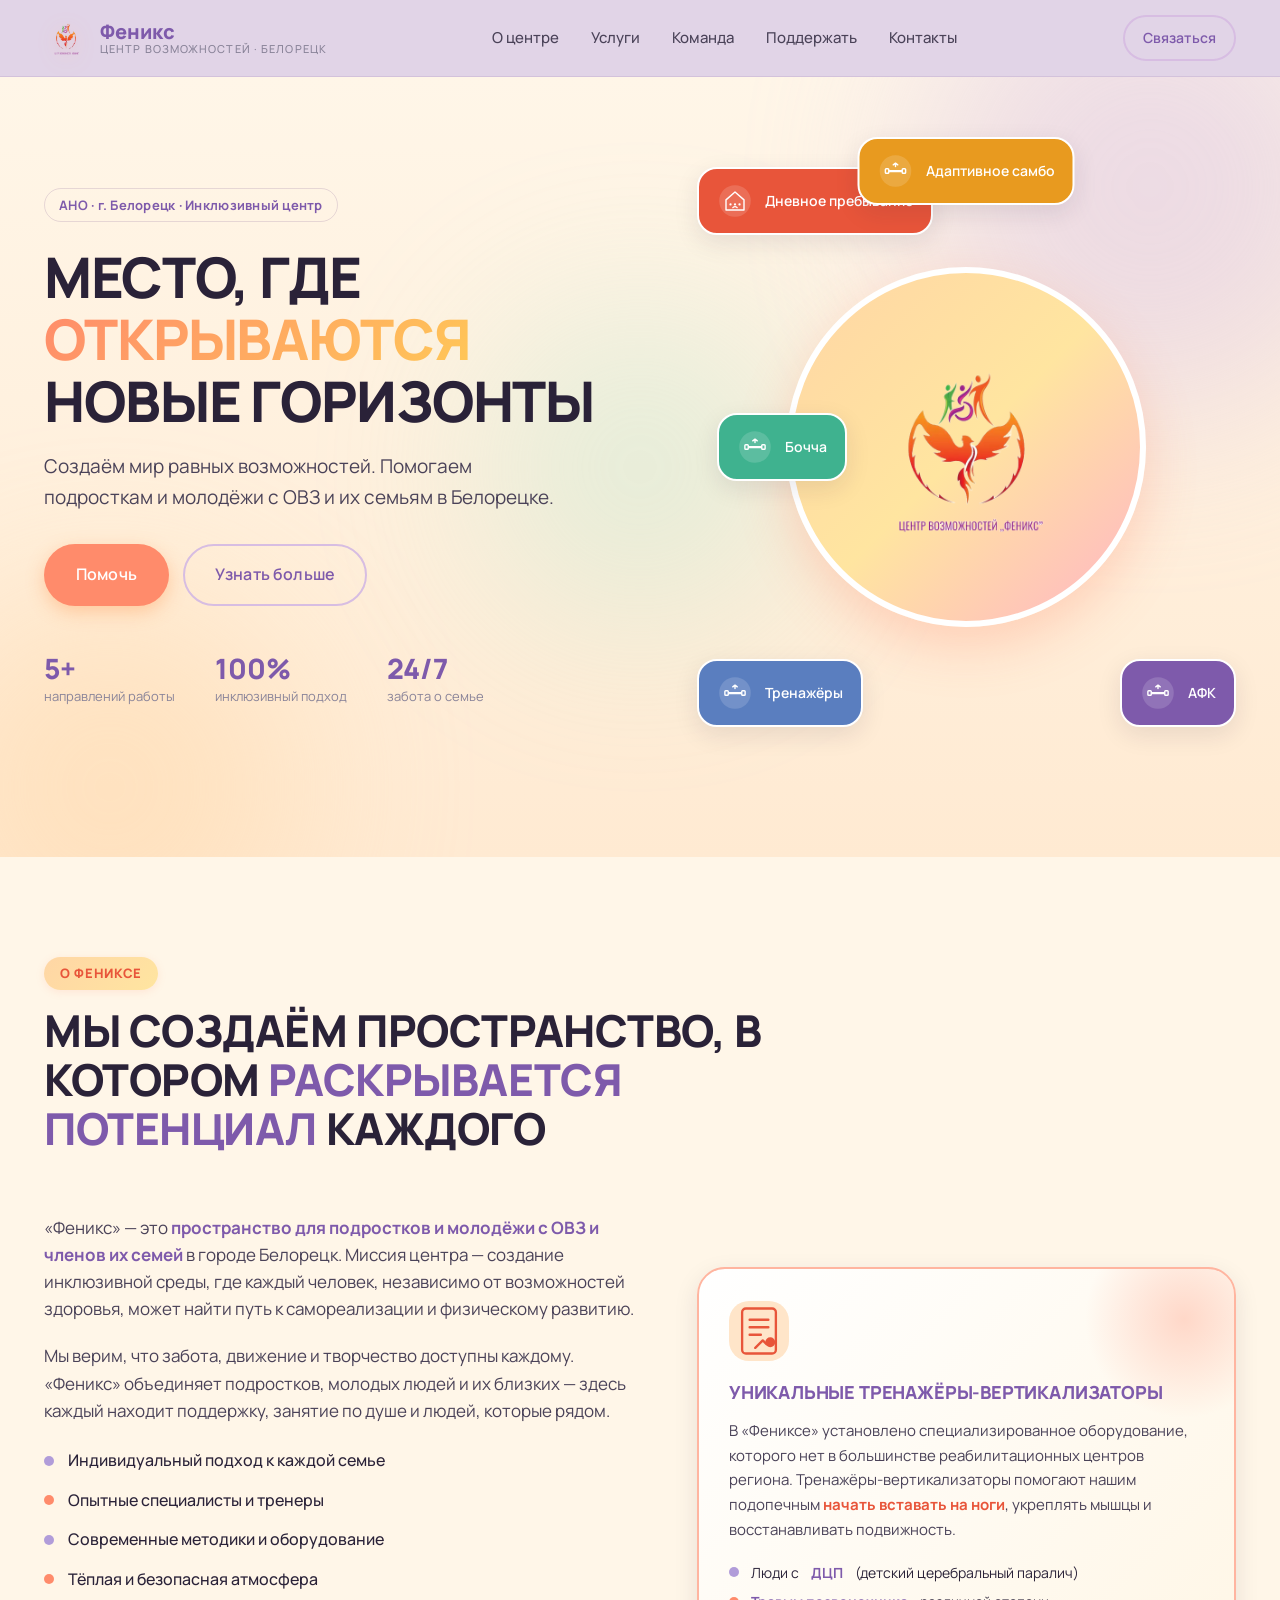
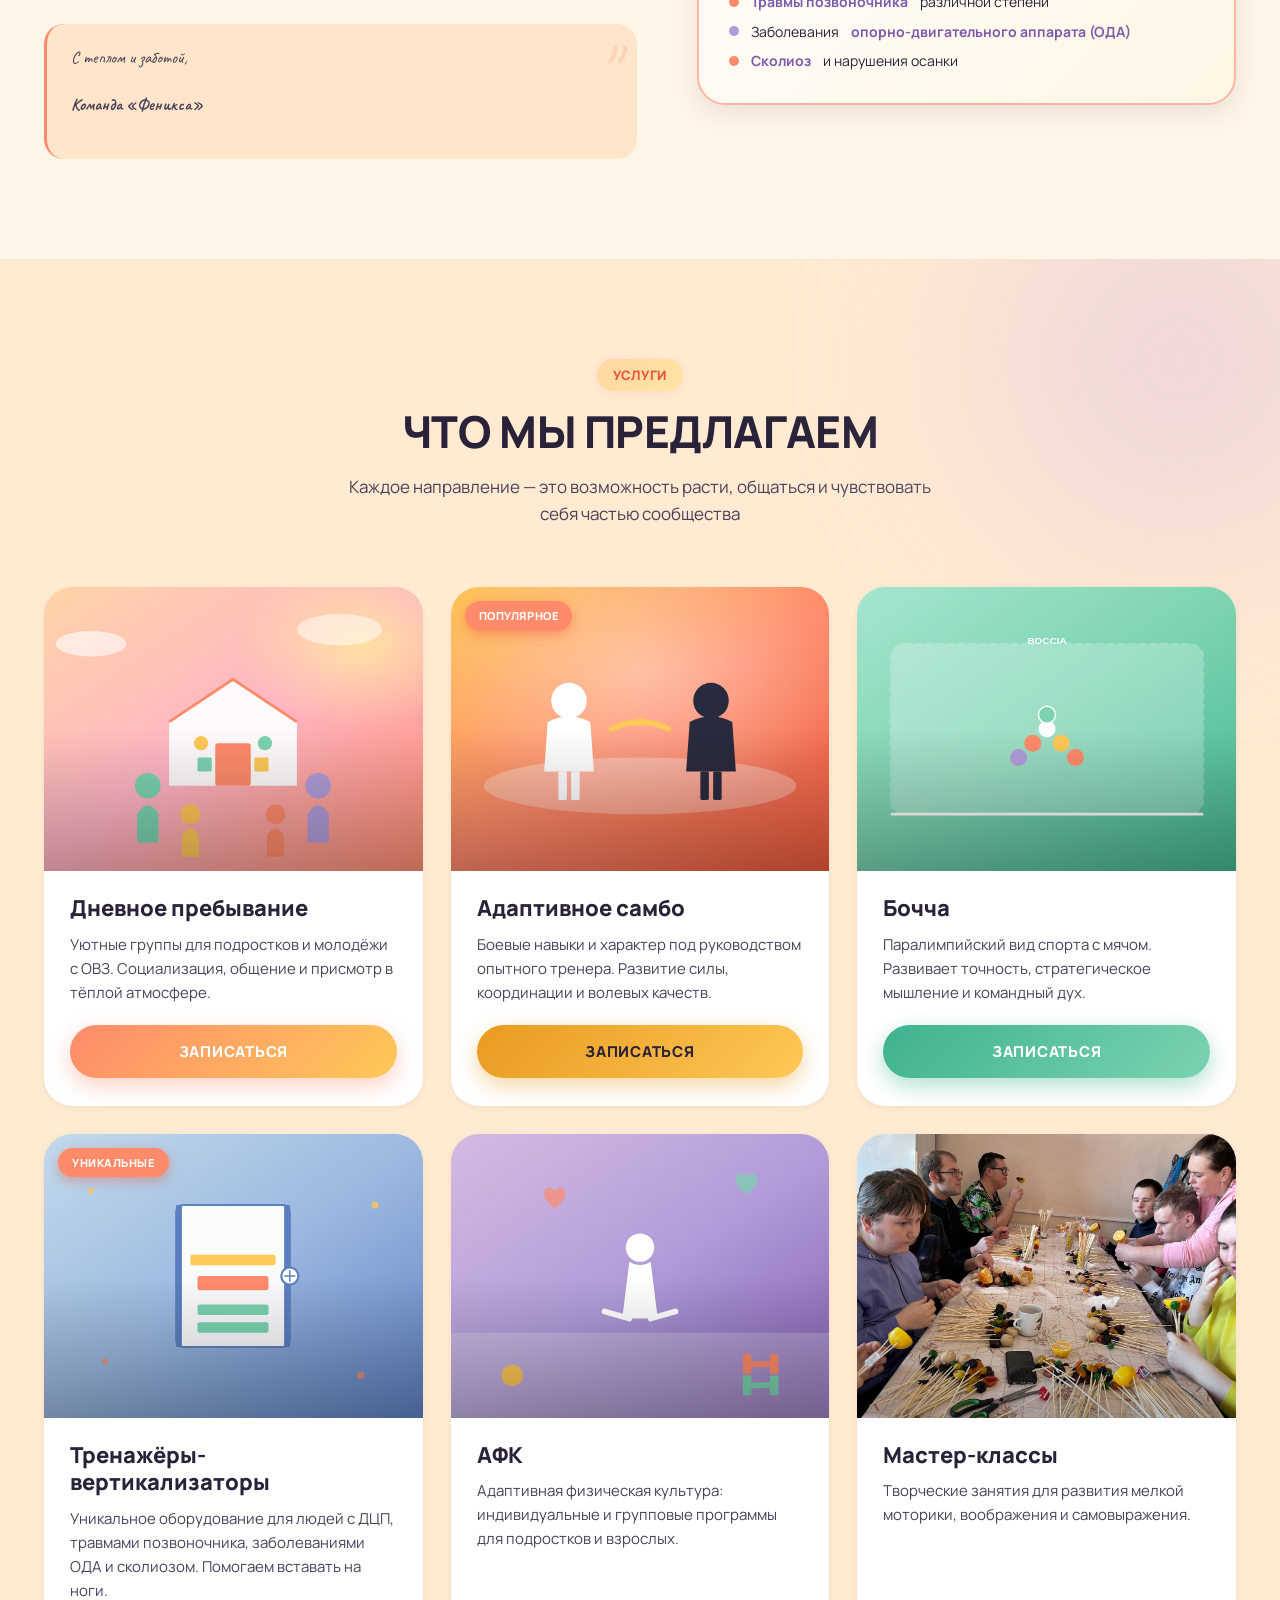
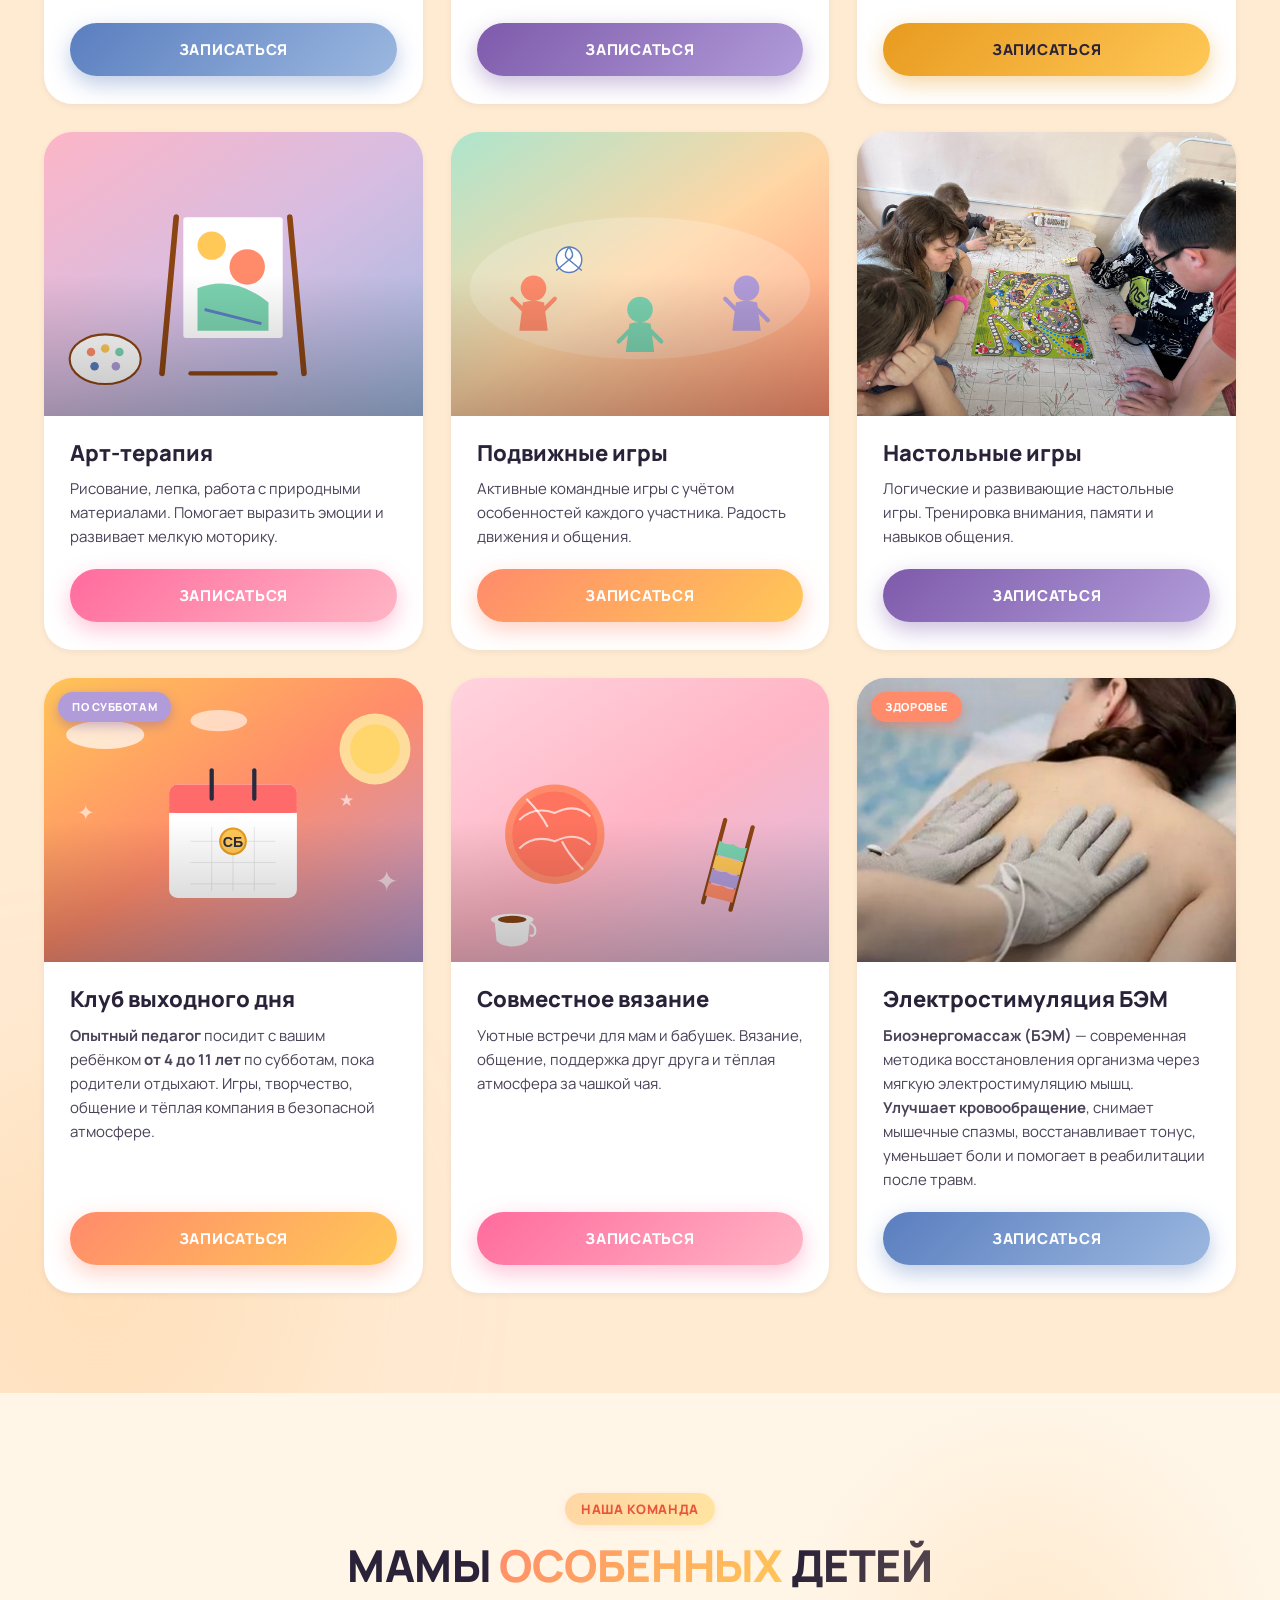
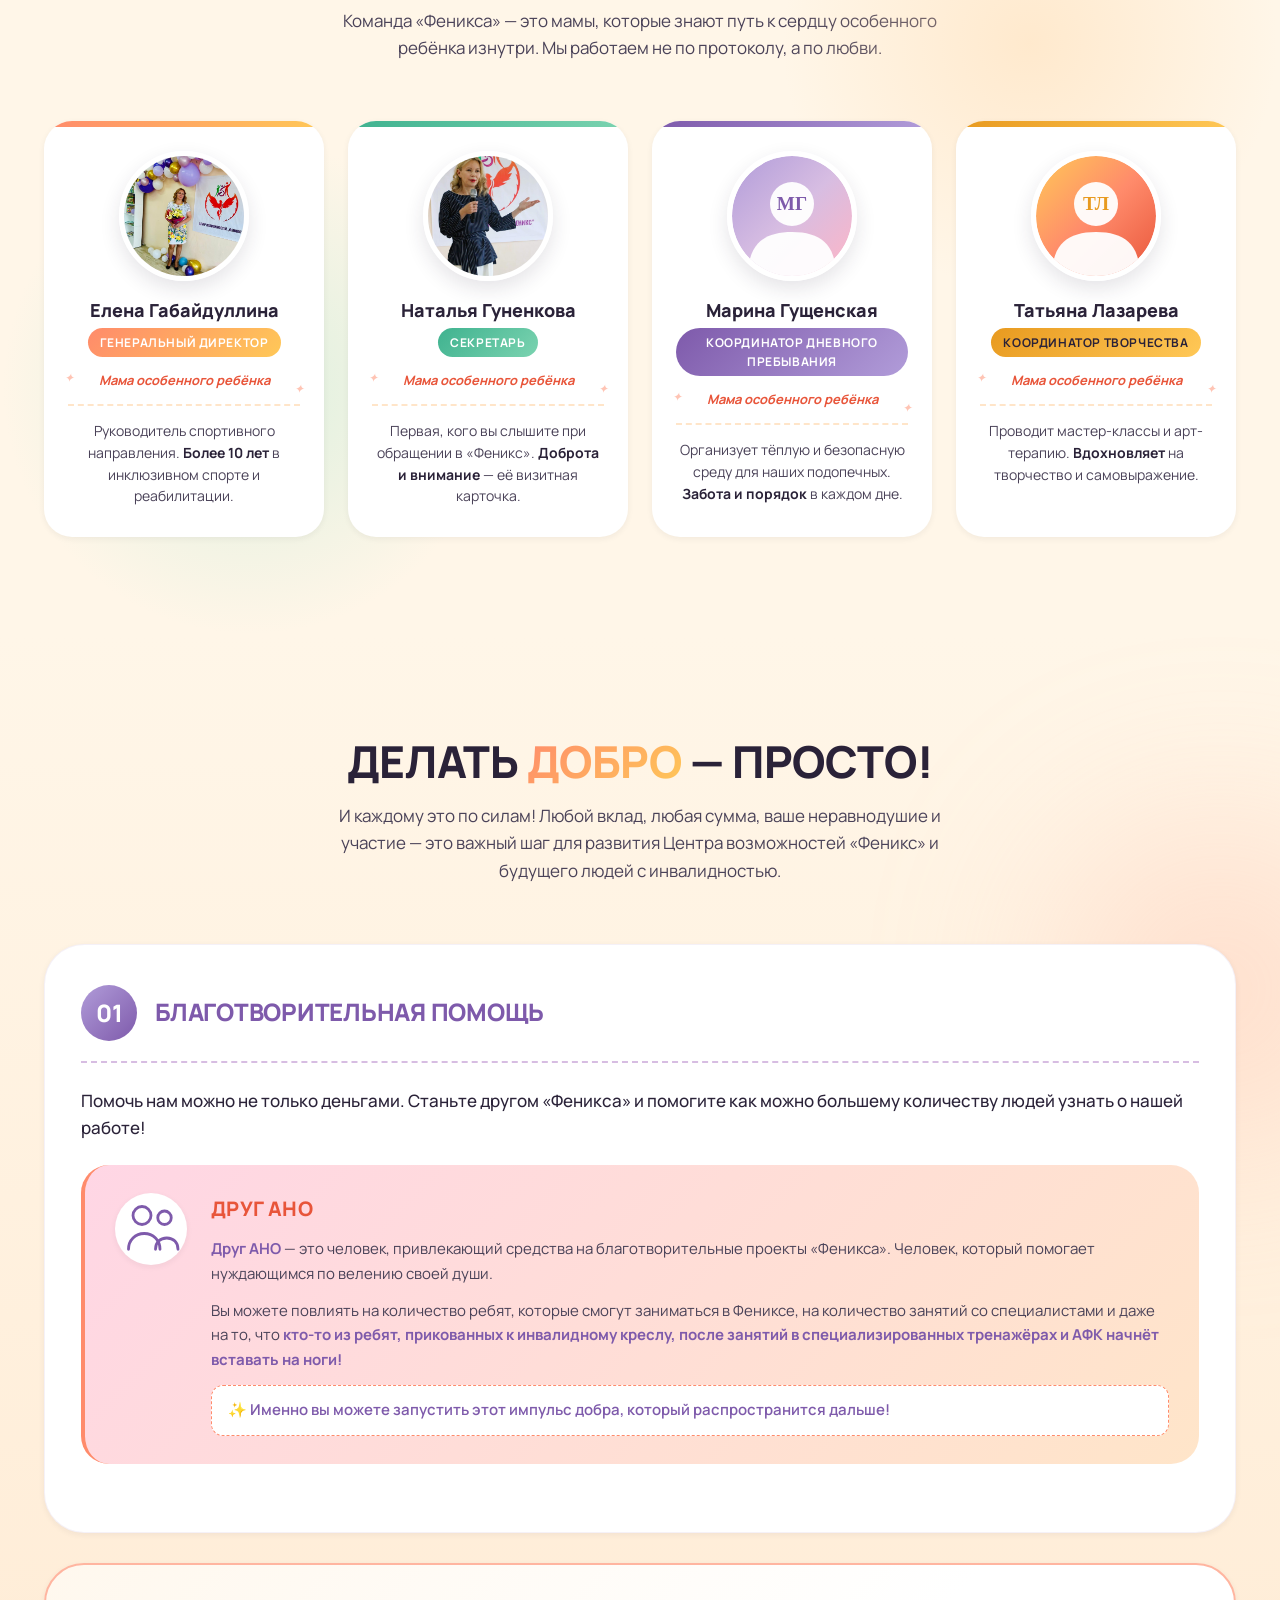
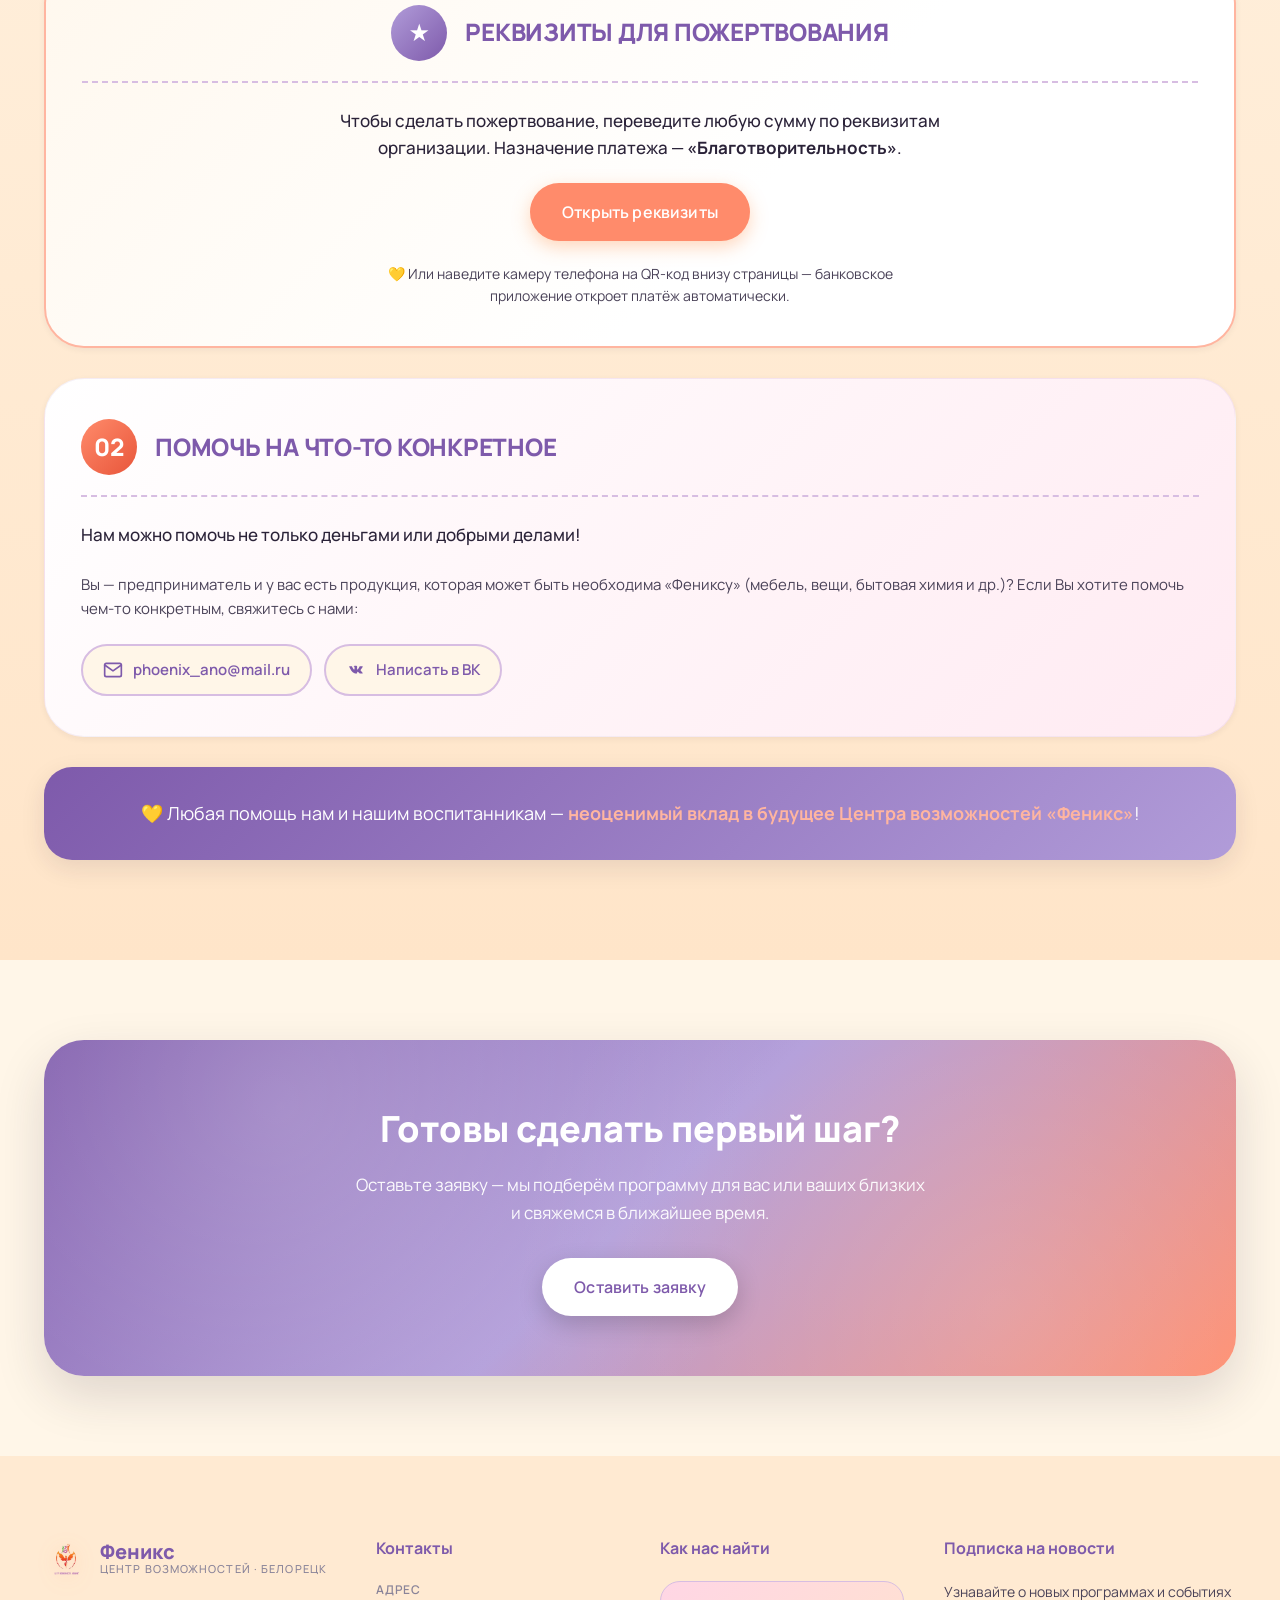
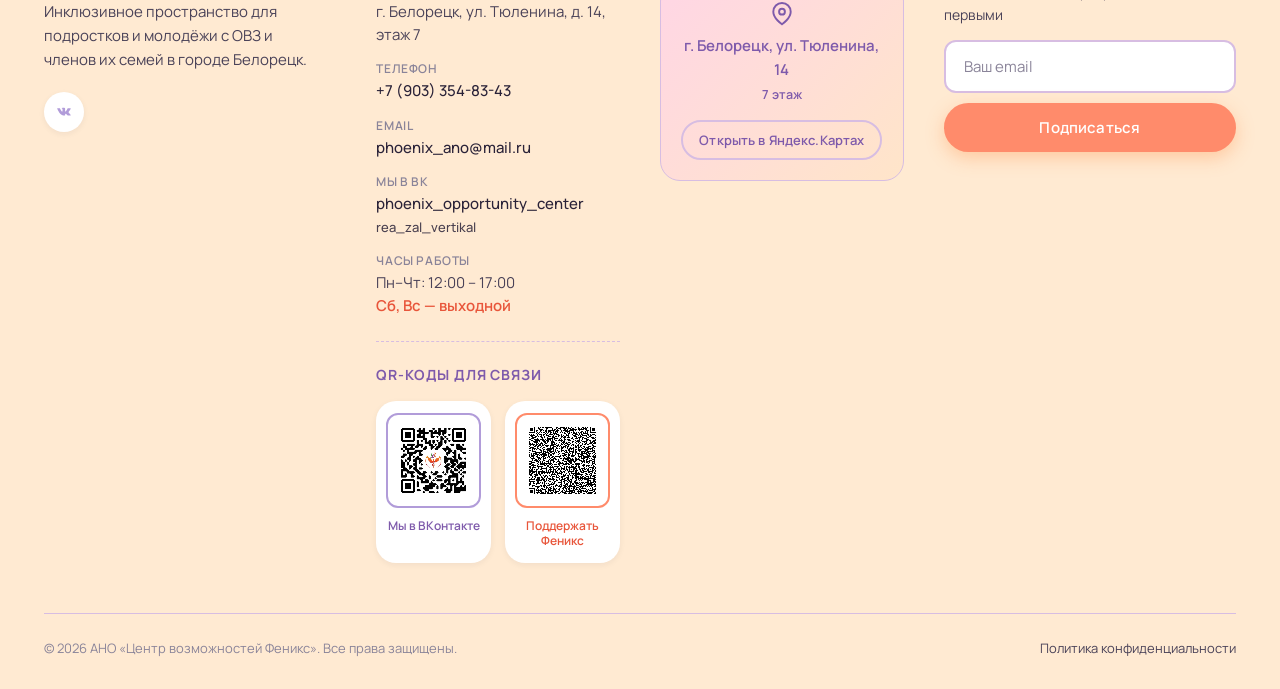
<file: index.html>
<!DOCTYPE html>
<html lang="ru">
<head>
    <meta charset="UTF-8">
    <meta name="viewport" content="width=device-width, initial-scale=1.0">
    <meta name="description" content="АНО Центр возможностей Феникс — поддержка, развитие и активное долголетие для всей семьи. Инклюзивная среда, адаптивный спорт, мастер-классы.">
    <title>Центр возможностей Феникс — место, где открываются новые горизонты</title>
    <link rel="icon" type="image/svg+xml" href="images/logo.svg">
    <link rel="preconnect" href="https://fonts.googleapis.com">
    <link rel="preconnect" href="https://fonts.gstatic.com" crossorigin>
    <link href="https://fonts.googleapis.com/css2?family=Manrope:wght@400;500;600;700;800&family=Caveat:wght@500;700&display=swap" rel="stylesheet">
    <link rel="stylesheet" href="styles.css">
</head>
<body>
    <!-- ====== HEADER ====== -->
    <header class="header" id="header">
        <div class="container header__inner">
            <a href="#hero" class="logo" aria-label="Центр возможностей Феникс, Белорецк">
                <img src="images/logo-real.png" alt="Феникс" class="logo__img">
                <span class="logo__text">
                    <span class="logo__name">Феникс</span>
                    <span class="logo__sub">Центр возможностей · Белорецк</span>
                </span>
            </a>

            <nav class="nav" id="nav" aria-label="Главное меню">
                <ul class="nav__list">
                    <li><a href="#about" class="nav__link">О центре</a></li>
                    <li><a href="#services" class="nav__link">Услуги</a></li>
                    <li><a href="#team" class="nav__link">Команда</a></li>
                    <li><a href="#support" class="nav__link">Поддержать</a></li>
                    <li><a href="#contacts" class="nav__link">Контакты</a></li>
                </ul>
            </nav>

            <a href="https://vk.com/im?media=&sel=-226712252" target="_blank" rel="noopener" class="btn btn--ghost header__btn header__btn--contact">Связаться</a>

            <button class="burger" id="burger" aria-label="Открыть меню" aria-expanded="false">
                <span></span><span></span><span></span>
            </button>
        </div>
    </header>

    <!-- ====== HERO ====== -->
    <section class="hero" id="hero">
        <div class="hero__bg" aria-hidden="true">
            <div class="blob blob--violet"></div>
            <div class="blob blob--orange"></div>
            <div class="blob blob--mint"></div>
        </div>
        <div class="container hero__inner">
            <div class="hero__content">
                <span class="badge">АНО · г. Белорецк · Инклюзивный центр</span>
                <h1 class="hero__title">
                    МЕСТО, ГДЕ <span class="accent-orange">ОТКРЫВАЮТСЯ</span> НОВЫЕ ГОРИЗОНТЫ
                </h1>
                <p class="hero__subtitle">
                    Создаём мир равных возможностей. Помогаем подросткам и молодёжи с ОВЗ и их семьям в Белорецке.
                </p>
                <div class="hero__actions">
                    <a href="#support" class="btn btn--primary btn--lg">Помочь</a>
                    <a href="#about" class="btn btn--ghost btn--lg">Узнать больше</a>
                </div>
                <div class="hero__stats">
                    <div class="stat">
                        <span class="stat__num">5+</span>
                        <span class="stat__label">направлений работы</span>
                    </div>
                    <div class="stat">
                        <span class="stat__num">100%</span>
                        <span class="stat__label">инклюзивный подход</span>
                    </div>
                    <div class="stat">
                        <span class="stat__num">24/7</span>
                        <span class="stat__label">забота о семье</span>
                    </div>
                </div>
            </div>
            <div class="hero__visual" aria-hidden="true">
                <div class="hero__card hero__card--1">
                    <img src="images/icon-daycare.svg" alt="">
                    <span>Дневное пребывание</span>
                </div>
                <div class="hero__card hero__card--2">
                    <img src="images/icon-sport.svg" alt="">
                    <span>Бочча</span>
                </div>
                <div class="hero__card hero__card--3">
                    <img src="images/icon-sport.svg" alt="">
                    <span>Тренажёры</span>
                </div>
                <div class="hero__card hero__card--4">
                    <img src="images/icon-sport.svg" alt="">
                    <span>АФК</span>
                </div>
                <div class="hero__card hero__card--5">
                    <img src="images/icon-sport.svg" alt="">
                    <span>Адаптивное самбо</span>
                </div>
                <div class="hero__phoenix">
                    <img src="images/logo-real.png" alt="">
                </div>
            </div>
        </div>
    </section>

    <!-- ====== О ЦЕНТРЕ ====== -->
    <section class="section about" id="about">
        <div class="container">
            <div class="section__head">
                <span class="section__eyebrow">О Фениксе</span>
                <h2 class="section__title">Мы создаём пространство, в котором <span class="accent-violet">раскрывается потенциал</span> каждого</h2>
            </div>
            <div class="about__grid">
                <div class="about__text">
                    <p>
                        «Феникс» — это <strong>пространство для подростков и молодёжи с ОВЗ и членов их семей</strong> в городе Белорецк.
                        Миссия центра — создание инклюзивной среды, где каждый человек, независимо от возможностей здоровья,
                        может найти путь к самореализации и физическому развитию.
                    </p>
                    <p>
                        Мы верим, что забота, движение и творчество доступны каждому. «Феникс» объединяет подростков,
                        молодых людей и их близких — здесь каждый находит поддержку, занятие по душе и людей, которые рядом.
                    </p>
                    <ul class="about__list">
                        <li><span class="dot dot--violet"></span> Индивидуальный подход к каждой семье</li>
                        <li><span class="dot dot--orange"></span> Опытные специалисты и тренеры</li>
                        <li><span class="dot dot--violet"></span> Современные методики и оборудование</li>
                        <li><span class="dot dot--orange"></span> Тёплая и безопасная атмосфера</li>
                    </ul>
                    <div class="about__signature">
                        <p class="about__signature-text">С теплом и заботой,</p>
                        <p class="about__signature-name">Команда «Феникса»</p>
                    </div>
                </div>
                <div class="about__visual about__visual--equipment">
                    <div class="equipment-card">
                        <div class="equipment-card__icon" aria-hidden="true">
                            <svg viewBox="0 0 64 64" fill="none" stroke="currentColor" stroke-width="2.5" stroke-linecap="round" stroke-linejoin="round">
                                <rect x="14" y="8" width="36" height="48" rx="4"/>
                                <path d="M22 20h20M22 28h20M22 36h12"/>
                                <circle cx="44" cy="44" r="4" fill="currentColor"/>
                                <path d="M28 50l8-8 4 4"/>
                            </svg>
                        </div>
                        <h3 class="equipment-card__title">УНИКАЛЬНЫЕ ТРЕНАЖЁРЫ-ВЕРТИКАЛИЗАТОРЫ</h3>
                        <p class="equipment-card__text">
                            В «Фениксе» установлено специализированное оборудование, которого нет в большинстве реабилитационных центров региона. Тренажёры-вертикализаторы помогают нашим подопечным <strong>начать вставать на ноги</strong>, укреплять мышцы и восстанавливать подвижность.
                        </p>
                        <ul class="equipment-card__list">
                            <li><span class="dot dot--violet"></span> Люди с <strong>ДЦП</strong> (детский церебральный паралич)</li>
                            <li><span class="dot dot--orange"></span> <strong>Травмы позвоночника</strong> различной степени</li>
                            <li><span class="dot dot--violet"></span> Заболевания <strong>опорно-двигательного аппарата (ОДА)</strong></li>
                            <li><span class="dot dot--orange"></span> <strong>Сколиоз</strong> и нарушения осанки</li>
                        </ul>
                    </div>
                </div>
            </div>
        </div>
    </section>

    <!-- ====== УСЛУГИ ====== -->
    <section class="section services" id="services">
        <div class="container">
            <div class="section__head section__head--center">
                <span class="section__eyebrow">Услуги</span>
                <h2 class="section__title">Что мы предлагаем</h2>
                <p class="section__desc">Каждое направление — это возможность расти, общаться и чувствовать себя частью сообщества</p>
            </div>

            <div class="services__grid">
                <!-- Карточка 1: Дневное пребывание -->
                <article class="service-card service-card--coral" data-service="Дневное пребывание">
                    <div class="service-card__photo">
                        <img src="images/service-daycare.svg" alt="Дневное пребывание">
                    </div>
                    <div class="service-card__body">
                        <h3 class="service-card__title">Дневное пребывание</h3>
                        <p class="service-card__text">
                            Уютные группы для подростков и молодёжи с ОВЗ. Социализация, общение и присмотр в тёплой атмосфере.
                        </p>
                        <button class="service-card__btn" data-modal-open>Записаться</button>
                    </div>
                </article>

                <!-- Карточка 2: Адаптивное самбо -->
                <article class="service-card service-card--yellow" data-service="Адаптивное самбо">
                    <span class="service-card__badge">Популярное</span>
                    <div class="service-card__photo">
                        <img src="images/service-sambo.svg" alt="Адаптивное самбо">
                    </div>
                    <div class="service-card__body">
                        <h3 class="service-card__title">Адаптивное самбо</h3>
                        <p class="service-card__text">
                            Боевые навыки и характер под руководством опытного тренера. Развитие силы, координации и волевых качеств.
                        </p>
                        <button class="service-card__btn" data-modal-open>Записаться</button>
                    </div>
                </article>

                <!-- Карточка 3: Бочча -->
                <article class="service-card service-card--mint" data-service="Бочча">
                    <div class="service-card__photo">
                        <img src="images/service-boccia.svg" alt="Бочча">
                    </div>
                    <div class="service-card__body">
                        <h3 class="service-card__title">Бочча</h3>
                        <p class="service-card__text">
                            Паралимпийский вид спорта с мячом. Развивает точность, стратегическое мышление и командный дух.
                        </p>
                        <button class="service-card__btn" data-modal-open>Записаться</button>
                    </div>
                </article>

                <!-- Карточка 4: Тренажёры-вертикализаторы -->
                <article class="service-card service-card--sky" data-service="Тренажёры-вертикализаторы">
                    <span class="service-card__badge">Уникальные</span>
                    <div class="service-card__photo">
                        <img src="images/service-trainers.svg" alt="Тренажёры-вертикализаторы">
                    </div>
                    <div class="service-card__body">
                        <h3 class="service-card__title">Тренажёры-вертикализаторы</h3>
                        <p class="service-card__text">
                            Уникальное оборудование для людей с ДЦП, травмами позвоночника, заболеваниями ОДА и сколиозом. Помогаем вставать на ноги.
                        </p>
                        <button class="service-card__btn" data-modal-open>Записаться</button>
                    </div>
                </article>

                <!-- Карточка 5: АФК -->
                <article class="service-card service-card--lavender" data-service="АФК">
                    <div class="service-card__photo">
                        <img src="images/service-afk.svg" alt="АФК">
                    </div>
                    <div class="service-card__body">
                        <h3 class="service-card__title">АФК</h3>
                        <p class="service-card__text">
                            Адаптивная физическая культура: индивидуальные и групповые программы для подростков и взрослых.
                        </p>
                        <button class="service-card__btn" data-modal-open>Записаться</button>
                    </div>
                </article>

                <!-- Карточка 6: Мастер-классы -->
                <article class="service-card service-card--yellow" data-service="Мастер-классы">
                    <div class="service-card__photo">
                        <img src="images/master-class.jpg" alt="Мастер-классы">
                    </div>
                    <div class="service-card__body">
                        <h3 class="service-card__title">Мастер-классы</h3>
                        <p class="service-card__text">
                            Творческие занятия для развития мелкой моторики, воображения и самовыражения.
                        </p>
                        <button class="service-card__btn" data-modal-open>Записаться</button>
                    </div>
                </article>

                <!-- Карточка 7: Арт-терапия -->
                <article class="service-card service-card--pink" data-service="Арт-терапия">
                    <div class="service-card__photo">
                        <img src="images/service-art.svg" alt="Арт-терапия">
                    </div>
                    <div class="service-card__body">
                        <h3 class="service-card__title">Арт-терапия</h3>
                        <p class="service-card__text">
                            Рисование, лепка, работа с природными материалами. Помогает выразить эмоции и развивает мелкую моторику.
                        </p>
                        <button class="service-card__btn" data-modal-open>Записаться</button>
                    </div>
                </article>

                <!-- Карточка 8: Подвижные игры -->
                <article class="service-card service-card--coral" data-service="Подвижные игры">
                    <div class="service-card__photo">
                        <img src="images/service-games-active.svg" alt="Подвижные игры">
                    </div>
                    <div class="service-card__body">
                        <h3 class="service-card__title">Подвижные игры</h3>
                        <p class="service-card__text">
                            Активные командные игры с учётом особенностей каждого участника. Радость движения и общения.
                        </p>
                        <button class="service-card__btn" data-modal-open>Записаться</button>
                    </div>
                </article>

                <!-- Карточка 9: Настольные игры -->
                <article class="service-card service-card--lavender" data-service="Настольные игры">
                    <div class="service-card__photo">
                        <img src="images/nastolnye.jpg" alt="Настольные игры">
                    </div>
                    <div class="service-card__body">
                        <h3 class="service-card__title">Настольные игры</h3>
                        <p class="service-card__text">
                            Логические и развивающие настольные игры. Тренировка внимания, памяти и навыков общения.
                        </p>
                        <button class="service-card__btn" data-modal-open>Записаться</button>
                    </div>
                </article>

                <!-- Карточка 10: Клуб выходного дня -->
                <article class="service-card service-card--coral" data-service="Клуб выходного дня">
                    <span class="service-card__badge service-card__badge--weekend">По субботам</span>
                    <div class="service-card__photo">
                        <img src="images/service-weekend.svg" alt="Клуб выходного дня">
                    </div>
                    <div class="service-card__body">
                        <h3 class="service-card__title">Клуб выходного дня</h3>
                        <p class="service-card__text">
                            <strong>Опытный педагог</strong> посидит с вашим ребёнком <strong>от 4 до 11 лет</strong> по субботам, пока родители отдыхают. Игры, творчество, общение и тёплая компания в безопасной атмосфере.
                        </p>
                        <button class="service-card__btn" data-modal-open>Записаться</button>
                    </div>
                </article>

                <!-- Карточка 11: Совместное вязание -->
                <article class="service-card service-card--pink" data-service="Совместное вязание">
                    <div class="service-card__photo">
                        <img src="images/service-knitting.svg" alt="Совместное вязание">
                    </div>
                    <div class="service-card__body">
                        <h3 class="service-card__title">Совместное вязание</h3>
                        <p class="service-card__text">
                            Уютные встречи для мам и бабушек. Вязание, общение, поддержка друг друга и тёплая атмосфера за чашкой чая.
                        </p>
                        <button class="service-card__btn" data-modal-open>Записаться</button>
                    </div>
                </article>

                <!-- Карточка 12: Опытный тренер -->
                <article class="service-card service-card--sky" data-service="Электростимуляция БЭМ">
                    <span class="service-card__badge">Здоровье</span>
                    <div class="service-card__photo">
                        <img src="images/bem.jpg" alt="Электростимуляция БЭМ">
                    </div>
                    <div class="service-card__body">
                        <h3 class="service-card__title">Электростимуляция БЭМ</h3>
                        <p class="service-card__text">
                            <strong>Биоэнергомассаж (БЭМ)</strong> — современная методика восстановления организма через мягкую электростимуляцию мышц. <strong>Улучшает кровообращение</strong>, снимает мышечные спазмы, восстанавливает тонус, уменьшает боли и помогает в реабилитации после травм.
                        </p>
                        <button class="service-card__btn" data-modal-open>Записаться</button>
                    </div>
                </article>
            </div>
        </div>
    </section>

    <!-- ====== КОМАНДА ====== -->
    <section class="section team" id="team">
        <div class="container">
            <div class="section__head section__head--center">
                <span class="section__eyebrow">Наша команда</span>
                <h2 class="section__title">Мамы <span class="accent-orange">особенных</span> детей</h2>
                <p class="section__desc">Команда «Феникса» — это мамы, которые знают путь к сердцу особенного ребёнка изнутри. Мы работаем не по протоколу, а по любви.</p>
            </div>

            <div class="team__grid">
                <!-- Елена Габайдуллина: генеральный директор + руководитель спортивного направления -->
                <article class="team-card team-card--coral">
                    <div class="team-card__photo">
                        <img src="images/rukovoditel.jpg" alt="Елена Габайдуллина">
                    </div>
                    <h3 class="team-card__name">Елена Габайдуллина</h3>
                    <p class="team-card__role">Генеральный директор</p>
                    <p class="team-card__note">Мама особенного ребёнка</p>
                    <p class="team-card__quote">
                        Руководитель спортивного направления. <strong>Более 10 лет</strong> в инклюзивном спорте и реабилитации.
                    </p>
                </article>

                <!-- Наталья Гуненкова: секретарь -->
                <article class="team-card team-card--mint">
                    <div class="team-card__photo">
                        <img src="images/natalia.jpg" alt="Наталья Гуненкова">
                    </div>
                    <h3 class="team-card__name">Наталья Гуненкова</h3>
                    <p class="team-card__role">Секретарь</p>
                    <p class="team-card__note">Мама особенного ребёнка</p>
                    <p class="team-card__quote">
                        Первая, кого вы слышите при обращении в «Феникс». <strong>Доброта и внимание</strong> — её визитная карточка.
                    </p>
                </article>

                <!-- Марина Гущенская: координатор дневного пребывания -->
                <article class="team-card team-card--lavender">
                    <div class="team-card__photo">
                        <img src="images/avatar-marina.svg" alt="Марина Гущенская">
                    </div>
                    <h3 class="team-card__name">Марина Гущенская</h3>
                    <p class="team-card__role">Координатор дневного пребывания</p>
                    <p class="team-card__note">Мама особенного ребёнка</p>
                    <p class="team-card__quote">
                        Организует тёплую и безопасную среду для наших подопечных. <strong>Забота и порядок</strong> в каждом дне.
                    </p>
                </article>

                <!-- Татьяна Лазарева: координатор творчества -->
                <article class="team-card team-card--yellow">
                    <div class="team-card__photo">
                        <img src="images/avatar-tatyana.svg" alt="Татьяна Лазарева">
                    </div>
                    <h3 class="team-card__name">Татьяна Лазарева</h3>
                    <p class="team-card__role">Координатор творчества</p>
                    <p class="team-card__note">Мама особенного ребёнка</p>
                    <p class="team-card__quote">
                        Проводит мастер-классы и арт-терапию. <strong>Вдохновляет</strong> на творчество и самовыражение.
                    </p>
                </article>
            </div>
        </div>
    </section>

    <!-- ====== ПОДДЕРЖАТЬ ФЕНИКС ====== -->
    <section class="section support" id="support">
        <div class="container">
            <div class="section__head section__head--center">
                <h2 class="section__title">ДЕЛАТЬ <span class="accent-orange">ДОБРО</span> — ПРОСТО!</h2>
                <p class="section__desc">
                    И каждому это по силам! Любой вклад, любая сумма, ваше неравнодушие и участие — это важный шаг
                    для развития Центра возможностей «Феникс» и будущего людей с инвалидностью.
                </p>
            </div>

            <!-- Блок 1: Благотворительная помощь + Друг АНО -->
            <div class="donate-block">
                <div class="donate-block__head">
                    <span class="donate-block__num">01</span>
                    <h3 class="donate-block__title">Благотворительная помощь</h3>
                </div>
                <div class="donate-block__content">
                    <p class="donate-block__lead">
                        Помочь нам можно не только деньгами. Станьте другом «Феникса» и помогите как можно большему
                        количеству людей узнать о нашей работе!
                    </p>
                    <div class="friend-card">
                        <div class="friend-card__icon" aria-hidden="true">
                            <svg viewBox="0 0 64 64" fill="none" stroke="currentColor" stroke-width="2.5" stroke-linecap="round" stroke-linejoin="round">
                                <circle cx="24" cy="20" r="8"/>
                                <circle cx="44" cy="22" r="6"/>
                                <path d="M12 50c0-8 6-14 14-14s14 6 14 14"/>
                                <path d="M36 50c0-6 4-10 10-10s10 4 10 10"/>
                            </svg>
                        </div>
                        <div class="friend-card__body">
                            <h4 class="friend-card__title">Друг АНО</h4>
                            <p>
                                <strong>Друг АНО</strong> — это человек, привлекающий средства на благотворительные проекты «Феникса».
                                Человек, который помогает нуждающимся по велению своей души.
                            </p>
                            <p>
                                Вы можете повлиять на количество ребят, которые смогут заниматься в Фениксе,
                                на количество занятий со специалистами и даже на то, что <strong>кто-то из ребят, прикованных к инвалидному креслу,
                                после занятий в специализированных тренажёрах и АФК начнёт вставать на ноги!</strong>
                            </p>
                            <p class="friend-card__highlight">
                                ✨ Именно вы можете запустить этот импульс добра, который распространится дальше!
                            </p>
                        </div>
                    </div>

                </div>
            </div>

            <!-- Блок 1.5: Кнопка для открытия реквизитов в модалке -->
            <div class="donate-block donate-requisites-compact">
                <div class="donate-block__head">
                    <span class="donate-block__num">★</span>
                    <h3 class="donate-block__title">Реквизиты для пожертвования</h3>
                </div>
                <div class="donate-block__content">
                    <p class="donate-block__lead">
                        Чтобы сделать пожертвование, переведите любую сумму по реквизитам организации.
                        Назначение платежа — <strong>«Благотворительность»</strong>.
                    </p>
                    <button type="button" class="btn btn--primary btn--lg" data-requisites-open>
                        Открыть реквизиты
                    </button>
                    <p class="requisites__hint">
                        💛 Или наведите камеру телефона на QR-код внизу страницы — банковское приложение откроет платёж автоматически.
                    </p>
                </div>
            </div>

            <!-- Блок 2: Помочь на что-то конкретное -->
            <div class="donate-block donate-block--alt">
                <div class="donate-block__head">
                    <span class="donate-block__num">02</span>
                    <h3 class="donate-block__title">Помочь на что-то конкретное</h3>
                </div>
                <div class="donate-block__content">
                    <p class="donate-block__lead">
                        Нам можно помочь не только деньгами или добрыми делами!
                    </p>
                    <p class="donate-block__text">
                        Вы — предприниматель и у вас есть продукция, которая может быть необходима «Фениксу»
                        (мебель, вещи, бытовая химия и др.)? Если Вы хотите помочь чем-то конкретным, свяжитесь с нами:
                    </p>
                    <div class="donate-block__contacts">
                        <a href="mailto:phoenix_ano@mail.ru" class="contact-pill">
                            <span class="contact-pill__icon" aria-hidden="true">
                                <svg viewBox="0 0 24 24" width="20" height="20" fill="none" stroke="currentColor" stroke-width="2" stroke-linecap="round" stroke-linejoin="round">
                                    <path d="M4 4h16c1.1 0 2 .9 2 2v12c0 1.1-.9 2-2 2H4c-1.1 0-2-.9-2-2V6c0-1.1.9-2 2-2z"/>
                                    <polyline points="22,6 12,13 2,6"/>
                                </svg>
                            </span>
                            phoenix_ano@mail.ru
                        </a>
                        <a href="https://vk.com/im?media=&sel=-226712252" target="_blank" rel="noopener" class="contact-pill">
                            <span class="contact-pill__icon" aria-hidden="true">
                                <svg viewBox="0 0 24 24" width="20" height="20" fill="currentColor"><path d="M12.785 16.241s.288-.032.435-.193c.135-.148.131-.426.131-.426s-.019-1.302.584-1.495c.594-.19 1.357 1.265 2.165 1.825.611.423 1.075.331 1.075.331l2.16-.03s1.13-.07.594-.96c-.044-.073-.313-.66-1.611-1.866-1.359-1.26-1.177-1.057.46-3.236.998-1.33 1.397-2.143 1.272-2.49-.119-.331-.853-.243-.853-.243l-2.43.015s-.18-.025-.314.056c-.13.079-.214.262-.214.262s-.385 1.027-.9 1.9c-1.084 1.84-1.518 1.937-1.696 1.823-.413-.265-.31-1.067-.31-1.638 0-1.78.27-2.522-.527-2.715-.265-.064-.46-.107-1.137-.114-.87-.01-1.605.003-2.022.205-.276.135-.49.435-.36.452.16.022.523.099.716.36.249.336.24 1.094.24 1.094s.144 2.092-.336 2.353c-.328.179-.78-.187-1.755-1.866-.499-.86-.876-1.81-.876-1.81s-.072-.176-.2-.27c-.157-.114-.376-.151-.376-.151l-2.308.015s-.347.01-.474.16c-.114.135-.009.413-.009.413s1.812 4.247 3.864 6.385c1.881 1.962 4.016 1.833 4.016 1.833h.967z"/></svg>
                            </span>
                            Написать в ВК
                        </a>
                    </div>
                </div>
            </div>

            <!-- Финальный мотивирующий текст -->
            <div class="donate-finale">
                <p>
                    💛 Любая помощь нам и нашим воспитанникам — <strong>неоценимый вклад в будущее Центра возможностей «Феникс»</strong>!
                </p>
            </div>
        </div>
    </section>

    <!-- ====== CTA ====== -->
    <section class="cta">
        <div class="container">
            <div class="cta__inner">
                <h2 class="cta__title">Готовы сделать первый шаг?</h2>
                <p class="cta__text">
                    Оставьте заявку — мы подберём программу для вас или ваших близких и свяжемся в ближайшее время.
                </p>
                <button class="btn btn--primary btn--lg" data-modal-open>Оставить заявку</button>
            </div>
        </div>
    </section>

    <!-- ====== FOOTER ====== -->
    <footer class="footer" id="contacts">
        <div class="container">
            <div class="footer__grid">
                <div class="footer__col">
                    <a href="#hero" class="logo logo--footer">
                        <img src="images/logo-real.png" alt="Феникс" class="logo__img">
                        <span class="logo__text">
                            <span class="logo__name">Феникс</span>
                            <span class="logo__sub">Центр возможностей · Белорецк</span>
                        </span>
                    </a>
                    <p class="footer__about">
                        Инклюзивное пространство для подростков и молодёжи с ОВЗ и членов их семей в городе Белорецк.
                    </p>
                    <div class="socials">
                        <a href="https://vk.com/phoenix_opportunity_center" target="_blank" rel="noopener" class="socials__link" aria-label="ВКонтакте">
                            <svg viewBox="0 0 24 24" width="20" height="20" fill="currentColor"><path d="M12.785 16.241s.288-.032.435-.193c.135-.148.131-.426.131-.426s-.019-1.302.584-1.495c.594-.19 1.357 1.265 2.165 1.825.611.423 1.075.331 1.075.331l2.16-.03s1.13-.07.594-.96c-.044-.073-.313-.66-1.611-1.866-1.359-1.26-1.177-1.057.46-3.236.998-1.33 1.397-2.143 1.272-2.49-.119-.331-.853-.243-.853-.243l-2.43.015s-.18-.025-.314.056c-.13.079-.214.262-.214.262s-.385 1.027-.9 1.9c-1.084 1.84-1.518 1.937-1.696 1.823-.413-.265-.31-1.067-.31-1.638 0-1.78.27-2.522-.527-2.715-.265-.064-.46-.107-1.137-.114-.87-.01-1.605.003-2.022.205-.276.135-.49.435-.36.452.16.022.523.099.716.36.249.336.24 1.094.24 1.094s.144 2.092-.336 2.353c-.328.179-.78-.187-1.755-1.866-.499-.86-.876-1.81-.876-1.81s-.072-.176-.2-.27c-.157-.114-.376-.151-.376-.151l-2.308.015s-.347.01-.474.16c-.114.135-.009.413-.009.413s1.812 4.247 3.864 6.385c1.881 1.962 4.016 1.833 4.016 1.833h.967z"/></svg>
                        </a>
                    </div>
                </div>

                <div class="footer__col">
                    <h4 class="footer__title">Контакты</h4>
                    <ul class="footer__list">
                        <li>
                            <span class="footer__label">Адрес</span>
                            г. Белорецк, ул. Тюленина, д. 14, этаж 7
                        </li>
                        <li>
                            <span class="footer__label">Телефон</span>
                            <a href="tel:+79033548343">+7 (903) 354-83-43</a>
                        </li>
                        <li>
                            <span class="footer__label">Email</span>
                            <a href="mailto:phoenix_ano@mail.ru">phoenix_ano@mail.ru</a>
                        </li>
                        <li>
                            <span class="footer__label">Мы в ВК</span>
                            <a href="https://vk.com/phoenix_opportunity_center" target="_blank" rel="noopener">phoenix_opportunity_center</a><br>
                            <a href="https://vk.com/rea_zal_vertikal" target="_blank" rel="noopener" style="font-size: 13px; opacity: 0.85;">rea_zal_vertikal</a>
                        </li>
                        <li>
                            <span class="footer__label">Часы работы</span>
                            Пн–Чт: 12:00 – 17:00<br>
                            <span style="color: var(--orange-ink); font-weight: 600;">Сб, Вс — выходной</span>
                        </li>
                    </ul>

                    <div class="footer__qr">
                        <p class="footer__qr-title">QR-коды для связи</p>
                        <div class="footer__qr-grid">
                            <a href="https://vk.com/phoenix_opportunity_center" target="_blank" rel="noopener" class="footer__qr-card footer__qr-card--vk">
                                <div class="footer__qr-frame">
                                    <img src="images/qr-vk-real.jpg" alt="QR-код на страницу Феникса ВКонтакте" loading="lazy">
                                </div>
                                <span class="footer__qr-label">Мы в ВКонтакте</span>
                            </a>
                            <a href="#" class="footer__qr-card footer__qr-card--donate" data-requisites-open title="Реквизиты для пожертвования — откроются на этой странице">
                                <div class="footer__qr-frame">
                                    <img src="images/qr-donate-real.jpg" alt="QR-код для пожертвования Фениксу — откроет реквизиты для оплаты" loading="lazy">
                                </div>
                                <span class="footer__qr-label">Поддержать Феникс</span>
                            </a>
                        </div>
                    </div>
                </div>

                <div class="footer__col footer__col--map">
                    <h4 class="footer__title">Как нас найти</h4>
                    <div class="map" aria-label="Карта проезда">
                        <div class="map__placeholder">
                            <svg viewBox="0 0 24 24" width="32" height="32" fill="none" stroke="currentColor" stroke-width="2">
                                <path d="M21 10c0 7-9 13-9 13s-9-6-9-13a9 9 0 0 1 18 0z"/>
                                <circle cx="12" cy="10" r="3"/>
                            </svg>
                            <p>г. Белорецк, ул. Тюленина, 14<br><small>7 этаж</small></p>
                            <a href="https://yandex.ru/maps/?text=Белорецк%2C%20ул.%20Тюленина%2C%2014" target="_blank" rel="noopener" class="btn btn--ghost btn--sm">Открыть в Яндекс.Картах</a>
                        </div>
                    </div>
                </div>

                <div class="footer__col">
                    <h4 class="footer__title">Подписка на новости</h4>
                    <p class="footer__hint">Узнавайте о новых программах и событиях первыми</p>
                    <form class="subscribe" id="subscribeForm" novalidate>
                        <label class="sr-only" for="subscribeEmail">Email</label>
                        <input type="email" id="subscribeEmail" class="subscribe__input" placeholder="Ваш email" required>
                        <button type="submit" class="btn btn--primary subscribe__btn">Подписаться</button>
                    </form>
                    <p class="subscribe__msg" id="subscribeMsg" aria-live="polite"></p>
                </div>
            </div>

            <div class="footer__bottom">
                <p>© <span id="year">2026</span> АНО «Центр возможностей Феникс». Все права защищены.</p>
                <p><a href="#">Политика конфиденциальности</a></p>
            </div>
        </div>
    </footer>

    <!-- ====== МОДАЛЬНОЕ ОКНО ЗАПИСИ ====== -->
    <div class="modal" id="modal" aria-hidden="true" role="dialog" aria-modal="true" aria-labelledby="modalTitle">
        <div class="modal__overlay" data-modal-close></div>
        <div class="modal__dialog" role="document">
            <button class="modal__close" data-modal-close aria-label="Закрыть">
                <svg viewBox="0 0 24 24" width="20" height="20" fill="none" stroke="currentColor" stroke-width="2.5" stroke-linecap="round">
                    <path d="M6 6l12 12M18 6L6 18"/>
                </svg>
            </button>
            <div class="modal__icon">
                <img src="images/logo-real.png" alt="">
            </div>
            <h2 class="modal__title" id="modalTitle">Запись на занятие</h2>
            <p class="modal__subtitle" id="modalSubtitle">Оставьте заявку — мы свяжемся с вами в ближайшее время</p>

            <form class="form" id="bookingForm" novalidate>
                <div class="form__group">
                    <label class="form__label" for="name">Имя посетителя</label>
                    <input type="text" id="name" name="name" class="form__input" placeholder="Как к вам обращаться?" required>
                    <span class="form__error" data-error-for="name"></span>
                </div>

                <div class="form__group">
                    <label class="form__label" for="phone">Контактный телефон</label>
                    <input type="tel" id="phone" name="phone" class="form__input" placeholder="+7 (___) ___-__-__" required>
                    <span class="form__error" data-error-for="phone"></span>
                </div>

                <div class="form__group">
                    <label class="form__label" for="service">Услуга</label>
                    <select id="service" name="service" class="form__input form__select" required>
                        <option value="">Выберите услугу</option>
                        <option value="Дневное пребывание">Дневное пребывание</option>
                        <option value="Мастер-классы">Мастер-классы</option>
                        <option value="Адаптивное самбо">Адаптивное самбо и Бочча</option>
                        <option value="АФК">АФК</option>
                        <option value="Здоровье и технологии">Здоровье и технологии</option>
                        <option value="Женский клуб">Женский клуб</option>
                    </select>
                </div>

                <div class="form__group">
                    <label class="form__label" for="time">Удобное время</label>
                    <select id="time" name="time" class="form__input form__select" required>
                        <option value="">Выберите время</option>
                        <option>Утро (9:00 – 12:00)</option>
                        <option>День (12:00 – 16:00)</option>
                        <option>Вечер (16:00 – 20:00)</option>
                    </select>
                </div>

                <button type="submit" class="btn btn--primary btn--lg form__submit">Отправить заявку</button>
                <p class="form__policy">Нажимая кнопку, вы соглашаетесь с обработкой персональных данных</p>
            </form>

            <div class="form__success" id="formSuccess" hidden>
                <div class="form__success-icon">
                    <svg viewBox="0 0 24 24" width="48" height="48" fill="none" stroke="currentColor" stroke-width="2.5" stroke-linecap="round" stroke-linejoin="round">
                        <path d="M20 6L9 17l-5-5"/>
                    </svg>
                </div>
                <h3>Заявка отправлена!</h3>
                <p>Мы свяжемся с вами в ближайшее время, чтобы подтвердить запись.</p>
            </div>
        </div>
    </div>

    <script src="script.js"></script>

    <!-- ====== МОДАЛЬНАЯ ФОРМА ПОЖЕРТВОВАНИЯ ====== -->
    <div class="modal" id="donateModal" aria-hidden="true" role="dialog" aria-modal="true" aria-labelledby="donateTitle">
        <div class="modal__overlay" data-donate-close></div>
        <div class="modal__dialog modal__dialog--donate" role="document">
            <button class="modal__close" data-donate-close aria-label="Закрыть">
                <svg viewBox="0 0 24 24" width="20" height="20" fill="none" stroke="currentColor" stroke-width="2.5" stroke-linecap="round">
                    <path d="M6 6l12 12M18 6L6 18"/>
                </svg>
            </button>
            <div class="modal__icon modal__icon--donate">
                <svg viewBox="0 0 24 24" width="32" height="32" fill="none" stroke="currentColor" stroke-width="2" stroke-linecap="round" stroke-linejoin="round">
                    <path d="M20.84 4.61a5.5 5.5 0 0 0-7.78 0L12 5.67l-1.06-1.06a5.5 5.5 0 0 0-7.78 7.78l1.06 1.06L12 21.23l7.78-7.78 1.06-1.06a5.5 5.5 0 0 0 0-7.78z"/>
                </svg>
            </div>
            <h2 class="modal__title" id="donateTitle">Помочь «Фениксу»</h2>
            <p class="modal__subtitle">Любой вклад — это шаг для будущего людей с инвалидностью</p>

            <form class="donate-form" id="donateForm" novalidate>
                <!-- Шаг 1: Тип пожертвования -->
                <div class="donate-step">
                    <h3 class="donate-step__title">Я хочу помочь</h3>
                    <div class="donate-radios">
                        <label class="donate-radio">
                            <input type="radio" name="frequency" value="once" checked>
                            <span class="donate-radio__label">Разово</span>
                        </label>
                        <label class="donate-radio">
                            <input type="radio" name="frequency" value="monthly">
                            <span class="donate-radio__label">Ежемесячно</span>
                        </label>
                    </div>
                </div>

                <!-- Шаг 2: Сумма -->
                <div class="donate-step">
                    <h3 class="donate-step__title">Сумма пожертвования</h3>
                    <div class="donate-amounts">
                        <label class="donate-amount">
                            <input type="radio" name="amount" value="100">
                            <span class="donate-amount__label">100 ₽</span>
                        </label>
                        <label class="donate-amount">
                            <input type="radio" name="amount" value="500" checked>
                            <span class="donate-amount__label">500 ₽</span>
                        </label>
                        <label class="donate-amount">
                            <input type="radio" name="amount" value="1000">
                            <span class="donate-amount__label">1 000 ₽</span>
                        </label>
                        <label class="donate-amount donate-amount--custom">
                            <input type="radio" name="amount" value="custom" id="amountCustomRadio">
                            <span class="donate-amount__label">Своя сумма</span>
                        </label>
                    </div>
                    <div class="donate-custom" id="customAmountWrap" hidden>
                        <label class="sr-only" for="customAmount">Ручной ввод суммы</label>
                        <input type="number" id="customAmount" name="customAmount" class="donate-custom__input" placeholder="Введите сумму" min="10" max="1000000">
                        <span class="donate-custom__currency">₽</span>
                    </div>
                </div>

                <!-- Шаг 3: Способ оплаты -->
                <div class="donate-step">
                    <h3 class="donate-step__title">Способ оплаты</h3>
                    <div class="donate-payments">
                        <label class="donate-payment">
                            <input type="radio" name="payment" value="card" checked>
                            <span class="donate-payment__icon" aria-hidden="true">
                                <svg viewBox="0 0 24 24" width="22" height="22" fill="none" stroke="currentColor" stroke-width="2" stroke-linecap="round" stroke-linejoin="round">
                                    <rect x="2" y="5" width="20" height="14" rx="2"/>
                                    <line x1="2" y1="10" x2="22" y2="10"/>
                                </svg>
                            </span>
                            <span class="donate-payment__label">Банковская карта</span>
                        </label>
                        <label class="donate-payment">
                            <input type="radio" name="payment" value="tpay">
                            <span class="donate-payment__icon" aria-hidden="true">
                                <svg viewBox="0 0 24 24" width="22" height="22" fill="none" stroke="currentColor" stroke-width="2" stroke-linecap="round" stroke-linejoin="round">
                                    <path d="M12 2L2 7l10 5 10-5-10-5z"/>
                                    <path d="M2 17l10 5 10-5"/>
                                    <path d="M2 12l10 5 10-5"/>
                                </svg>
                            </span>
                            <span class="donate-payment__label">Т-Pay</span>
                        </label>
                        <label class="donate-payment">
                            <input type="radio" name="payment" value="sbp">
                            <span class="donate-payment__icon" aria-hidden="true">
                                <svg viewBox="0 0 24 24" width="22" height="22" fill="none" stroke="currentColor" stroke-width="2" stroke-linecap="round" stroke-linejoin="round">
                                    <path d="M5 12.55a11 11 0 0 1 14.08 0"/>
                                    <path d="M1.42 9a16 16 0 0 1 21.16 0"/>
                                    <path d="M8.53 16.11a6 6 0 0 1 6.95 0"/>
                                    <line x1="12" y1="20" x2="12.01" y2="20"/>
                                </svg>
                            </span>
                            <span class="donate-payment__label">СБП</span>
                        </label>
                    </div>
                </div>

                <!-- Шаг 4: Данные -->
                <div class="donate-step">
                    <div class="form__group">
                        <label class="form__label" for="donateName">Ваше имя</label>
                        <input type="text" id="donateName" name="name" class="form__input" placeholder="Как к вам обращаться?">
                    </div>
                    <div class="form__group">
                        <label class="form__label" for="donateEmail">Email для чека</label>
                        <input type="email" id="donateEmail" name="email" class="form__input" placeholder="example@mail.ru">
                    </div>
                </div>

                <!-- Согласие -->
                <label class="donate-policy">
                    <input type="checkbox" name="policy" id="donatePolicy" required>
                    <span class="donate-policy__check" aria-hidden="true"></span>
                    <span class="donate-policy__text">
                        <strong>Соглашаюсь с условиями оферты</strong>
                        <small>Нажимая кнопку отправки формы и ставя отметку, я подтверждаю ознакомление с <a href="#" target="_blank">Политикой в отношении обработки персональных данных</a> и даю согласие АНО «Центра возможностей „Феникс"» на их обработку для рассмотрения обращения (заявки), обратной связи и взаимодействия по запросу.</small>
                    </span>
                </label>

                <button type="submit" class="btn btn--primary btn--xl btn--donate-submit">Помочь</button>
            </form>

            <div class="form__success" id="donateSuccess" hidden>
                <div class="form__success-icon">
                    <svg viewBox="0 0 24 24" width="48" height="48" fill="none" stroke="currentColor" stroke-width="2.5" stroke-linecap="round" stroke-linejoin="round">
                        <path d="M20 6L9 17l-5-5"/>
                    </svg>
                </div>
                <h3>Спасибо за вашу помощь!</h3>
                <p>Ваше пожертвование очень важно для «Феникса» и наших подопечных. Отчёт о поступлениях мы публикуем в нашей группе ВКонтакте.</p>
            </div>
        </div>
    </div>

    <!-- ====== МОДАЛЬНОЕ ОКНО С РЕКВИЗИТАМИ ====== -->
    <div class="modal" id="requisitesModal" aria-hidden="true" role="dialog" aria-modal="true" aria-labelledby="requisitesTitle">
        <div class="modal__overlay" data-requisites-close></div>
        <div class="modal__dialog modal__dialog--requisites" role="document">
            <button class="modal__close" data-requisites-close aria-label="Закрыть">
                <svg viewBox="0 0 24 24" width="20" height="20" fill="none" stroke="currentColor" stroke-width="2.5" stroke-linecap="round">
                    <path d="M6 6l12 12M18 6L6 18"/>
                </svg>
            </button>
            <div class="modal__icon modal__icon--requisites">
                <svg viewBox="0 0 64 64" fill="none" stroke="currentColor" stroke-width="3" stroke-linecap="round" stroke-linejoin="round">
                    <path d="M12 18l20-10 20 10v28l-20 10-20-10V18z"/>
                    <path d="M12 18l20 10 20-10"/>
                    <path d="M32 28v20"/>
                </svg>
            </div>
            <h2 class="modal__title" id="requisitesTitle">Реквизиты для пожертвования</h2>
            <p class="modal__subtitle">Переведите любую сумму по этим реквизитам.<br>Назначение платежа: <strong>«Благотворительность»</strong></p>

            <div class="requisites-requisites">
                <div class="requisites-requisites__row">
                    <span class="requisites-requisites__label">Получатель</span>
                    <span class="requisites-requisites__value">АНО СОДЕЙСТВИЯ РЕАБИЛИТАЦИИ И СОЦИАЛЬНОЙ АДАПТАЦИИ ЛЮДЕЙ С ОГРАНИЧ. ВОЗМОЖН. «ЦЕНТР ВОЗМОЖНОСТЕЙ «ФЕНИКС»</span>
                </div>
                <div class="requisites-requisites__row">
                    <span class="requisites-requisites__label">ИНН</span>
                    <span class="requisites-requisites__value">0272927024</span>
                </div>
                <div class="requisites-requisites__row">
                    <span class="requisites-requisites__label">КПП</span>
                    <span class="requisites-requisites__value">027201001</span>
                </div>
                <div class="requisites-requisites__row">
                    <span class="requisites-requisites__label">Расчётный счёт</span>
                    <span class="requisites-requisites__value">40703810417450000001</span>
                </div>
                <div class="requisites-requisites__row">
                    <span class="requisites-requisites__label">Банк</span>
                    <span class="requisites-requisites__value">Альфа Банк</span>
                </div>
                <div class="requisites-requisites__row">
                    <span class="requisites-requisites__label">БИК</span>
                    <span class="requisites-requisites__value">044525593</span>
                </div>
                <div class="requisites-requisites__row">
                    <span class="requisites-requisites__label">Корр. счёт</span>
                    <span class="requisites-requisites__value">30101810200000000593</span>
                </div>
                <div class="requisites-requisites__row">
                    <span class="requisites-requisites__label">Валюта</span>
                    <span class="requisites-requisites__value">RUR (Российский рубль)</span>
                </div>
                <div class="requisites-requisites__row">
                    <span class="requisites-requisites__label">Назначение платежа</span>
                    <span class="requisites-requisites__value">Благотворительность</span>
                </div>
            </div>

            <p class="requisites-note-requisites">
                💛 Наведите камеру телефона на <strong>QR-код внизу страницы</strong> — банковское приложение откроет платёж автоматически.
            </p>
        </div>
    </div>
</body>
</html>
</file>
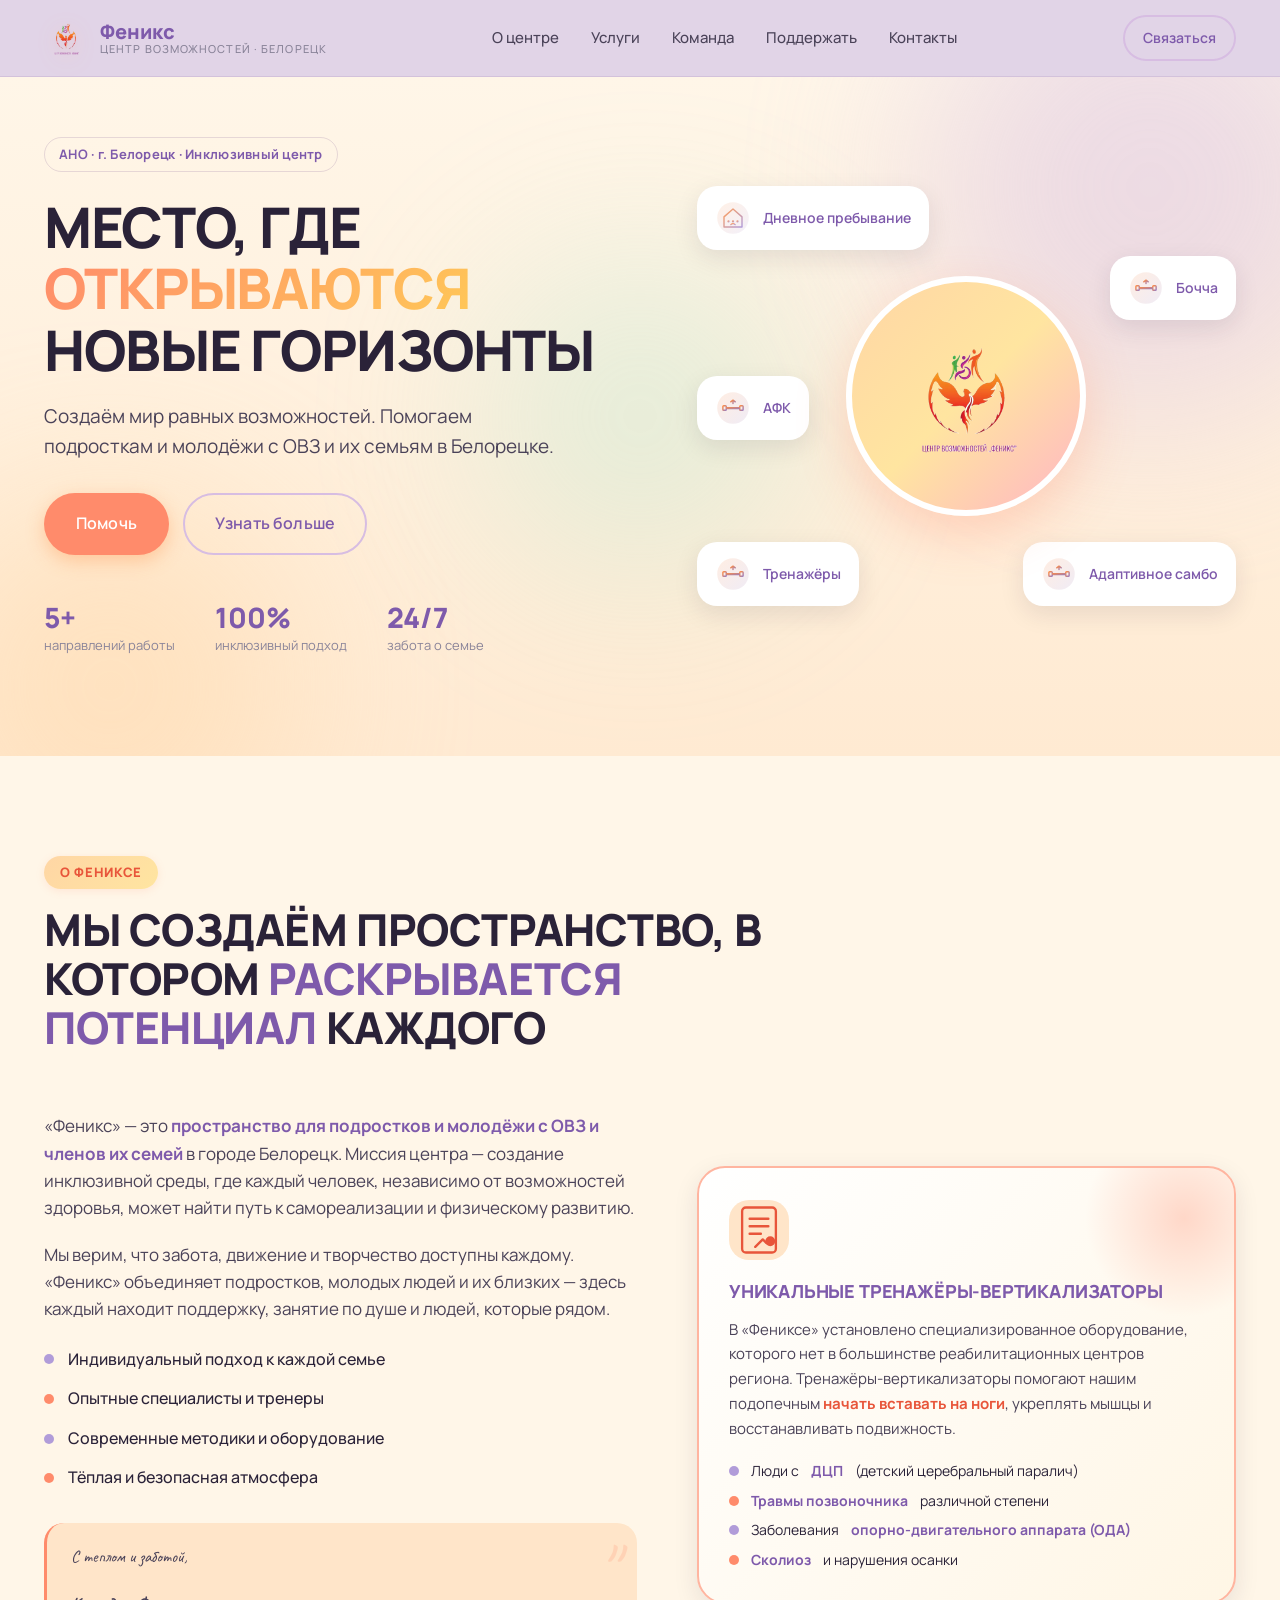
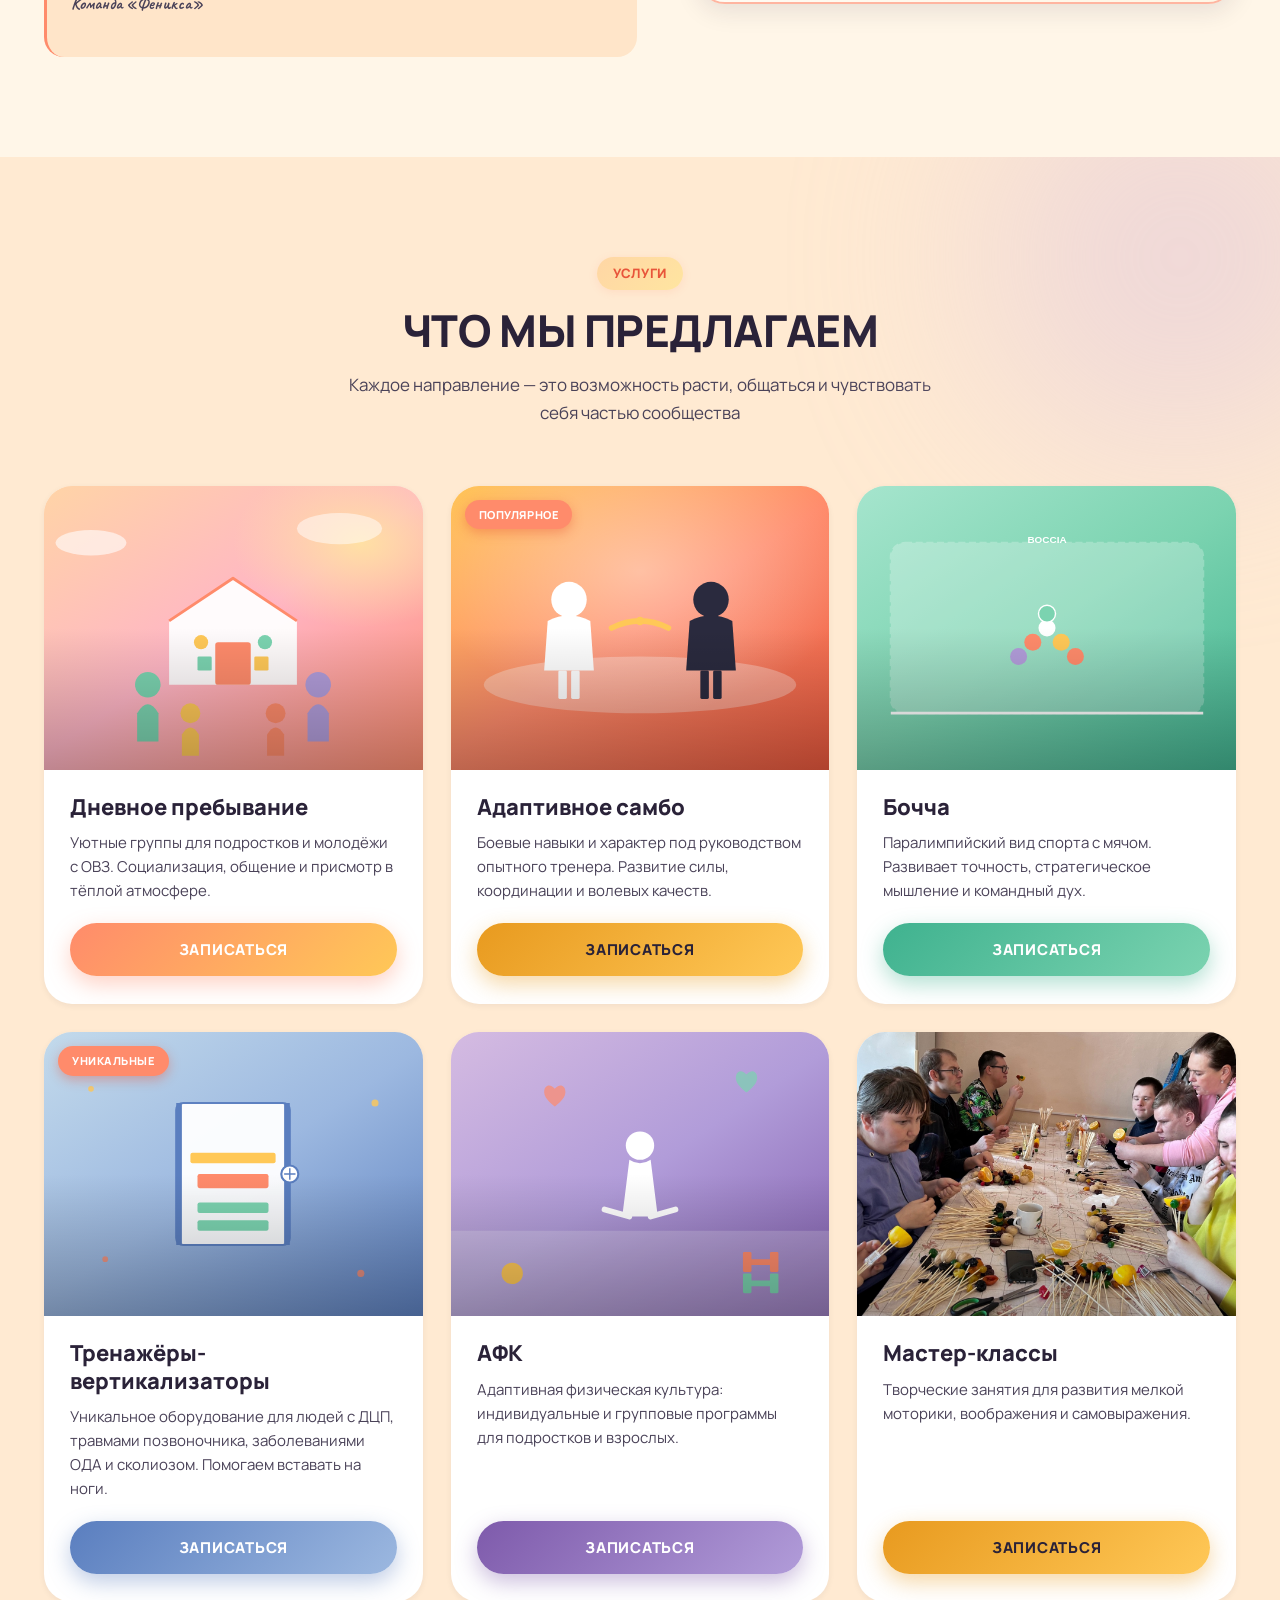
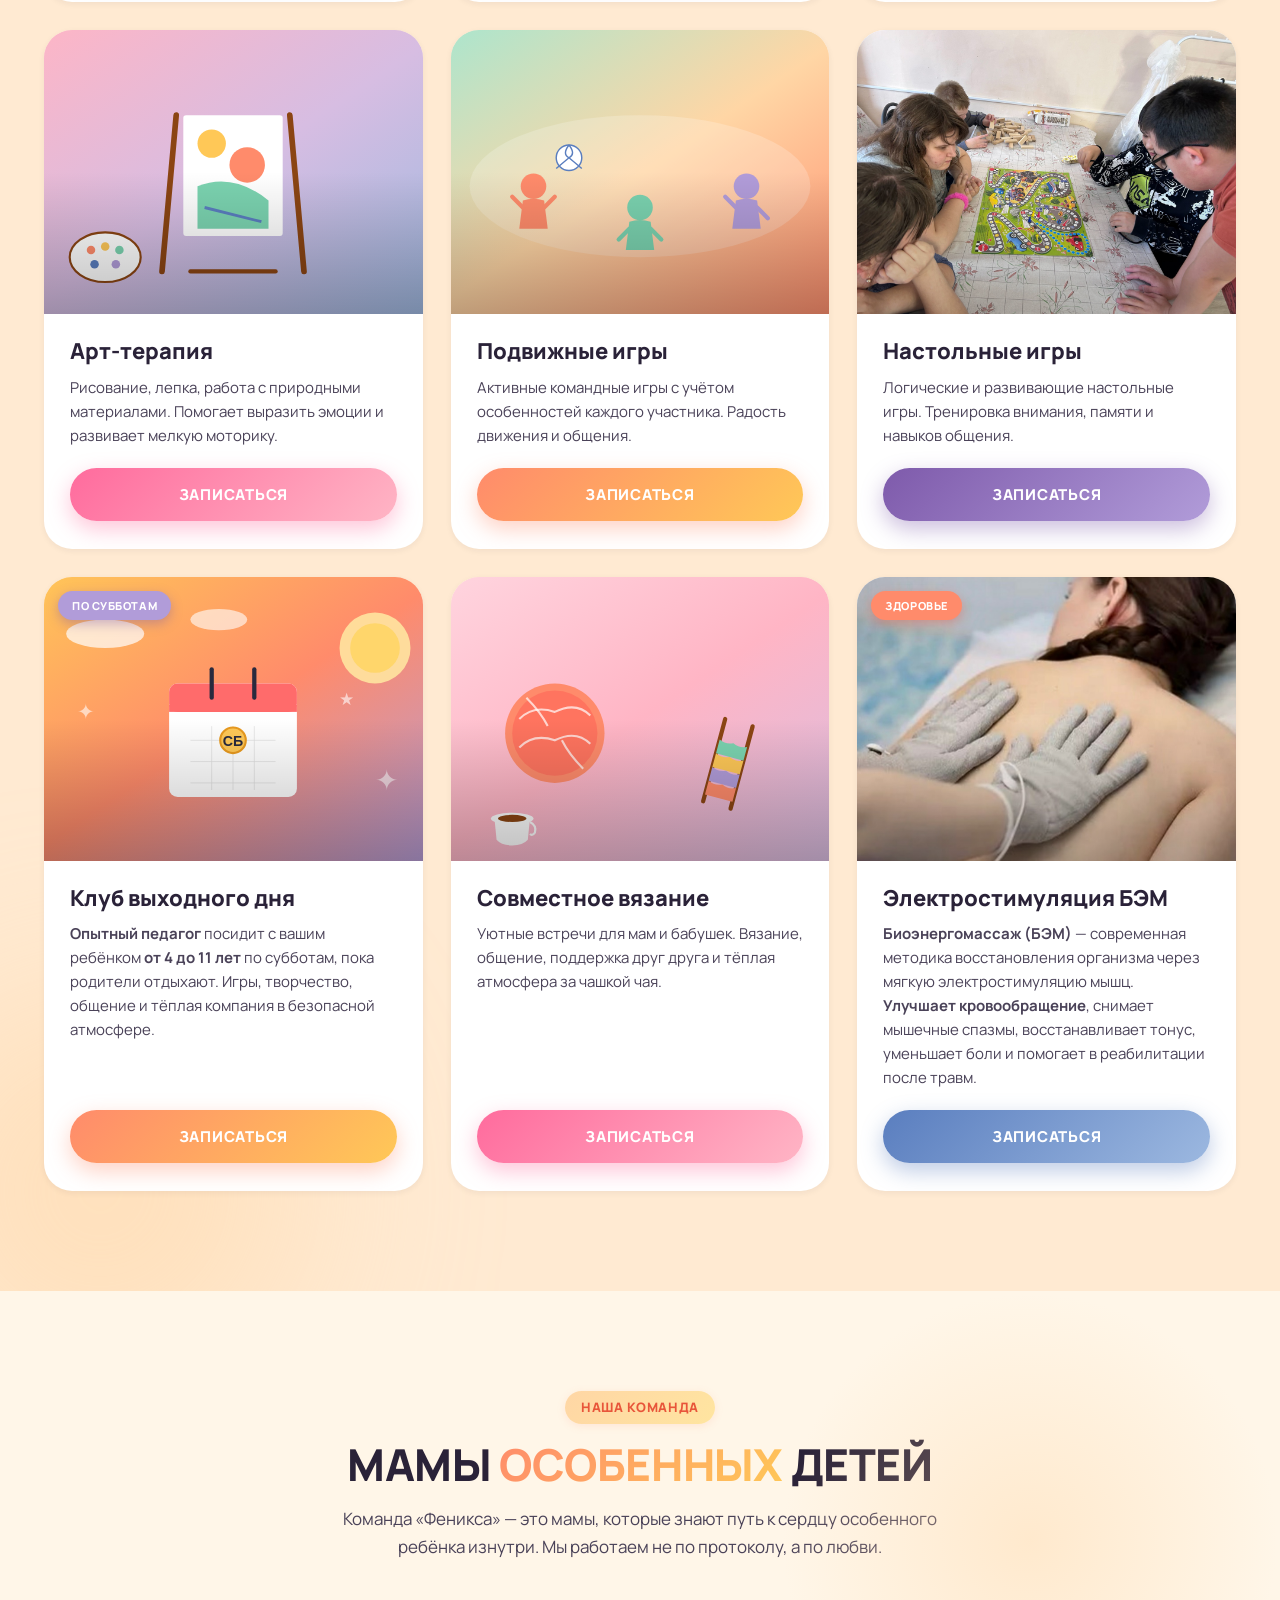
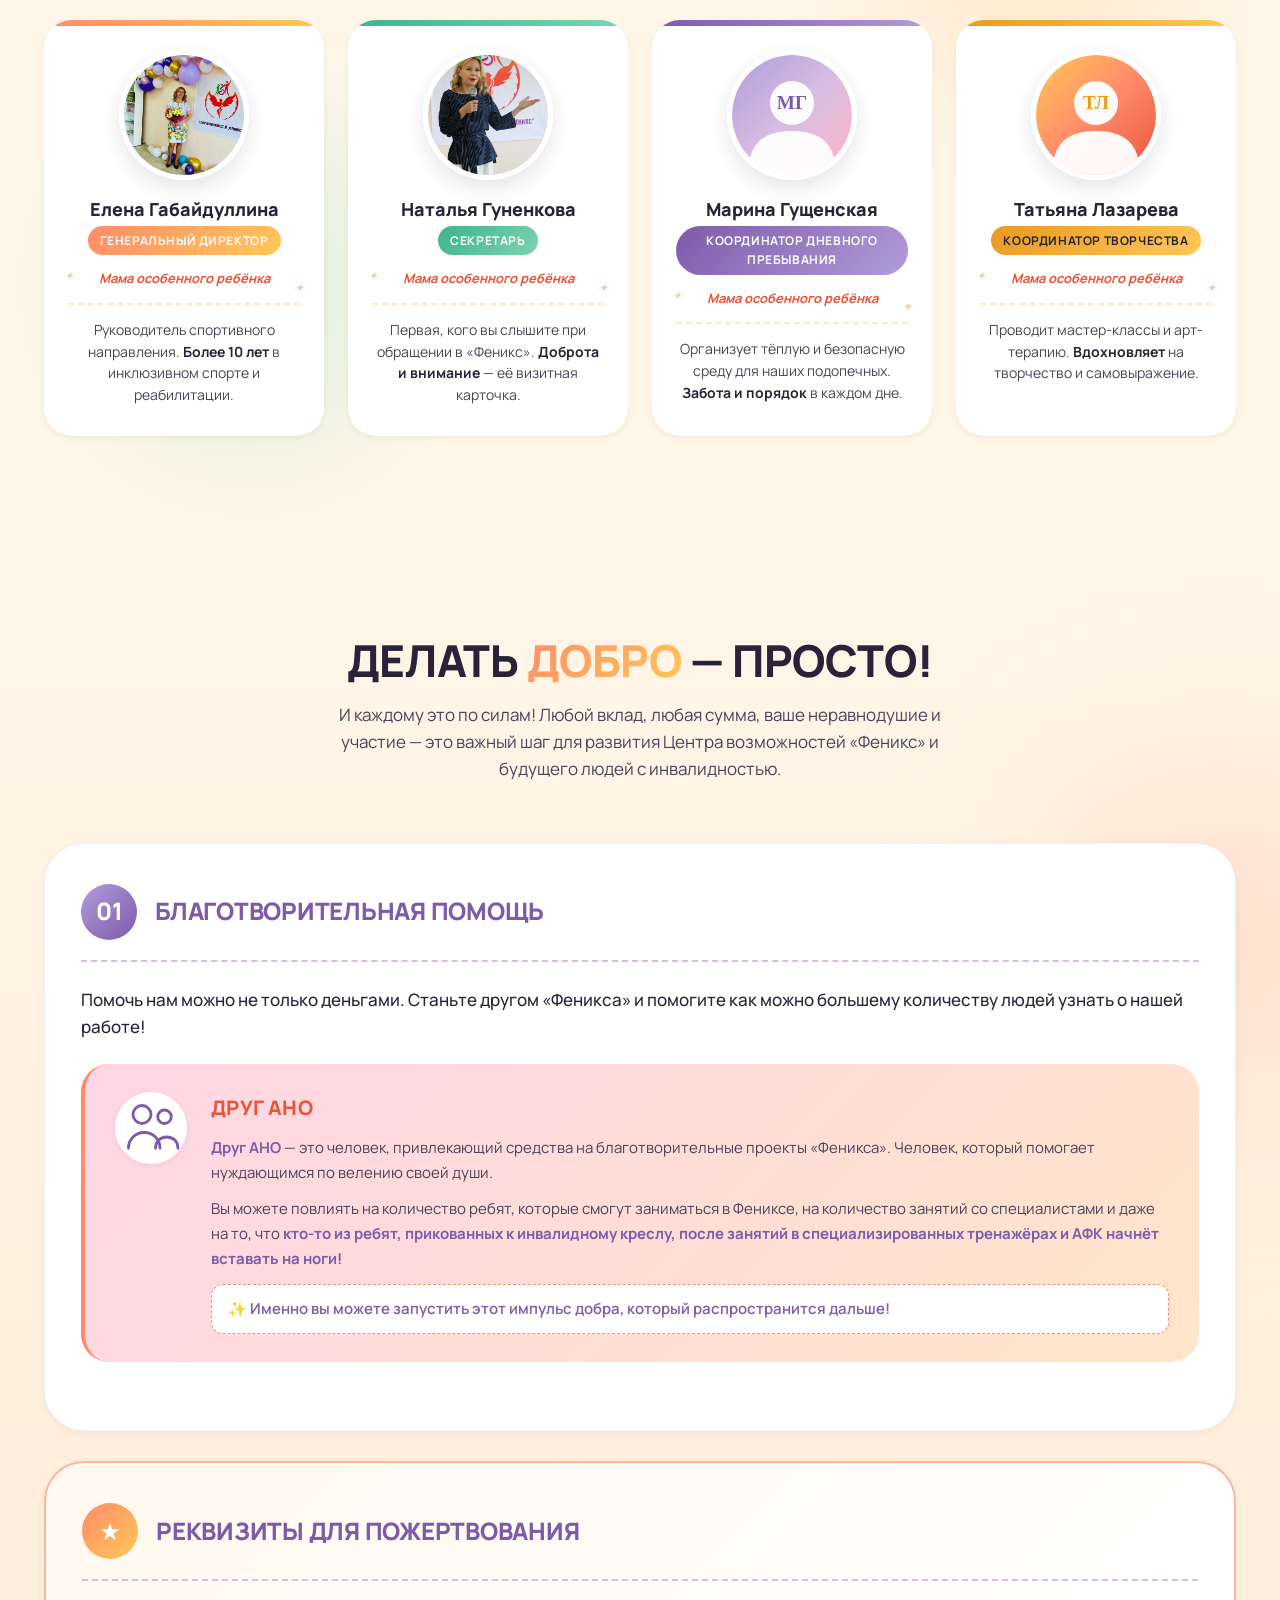
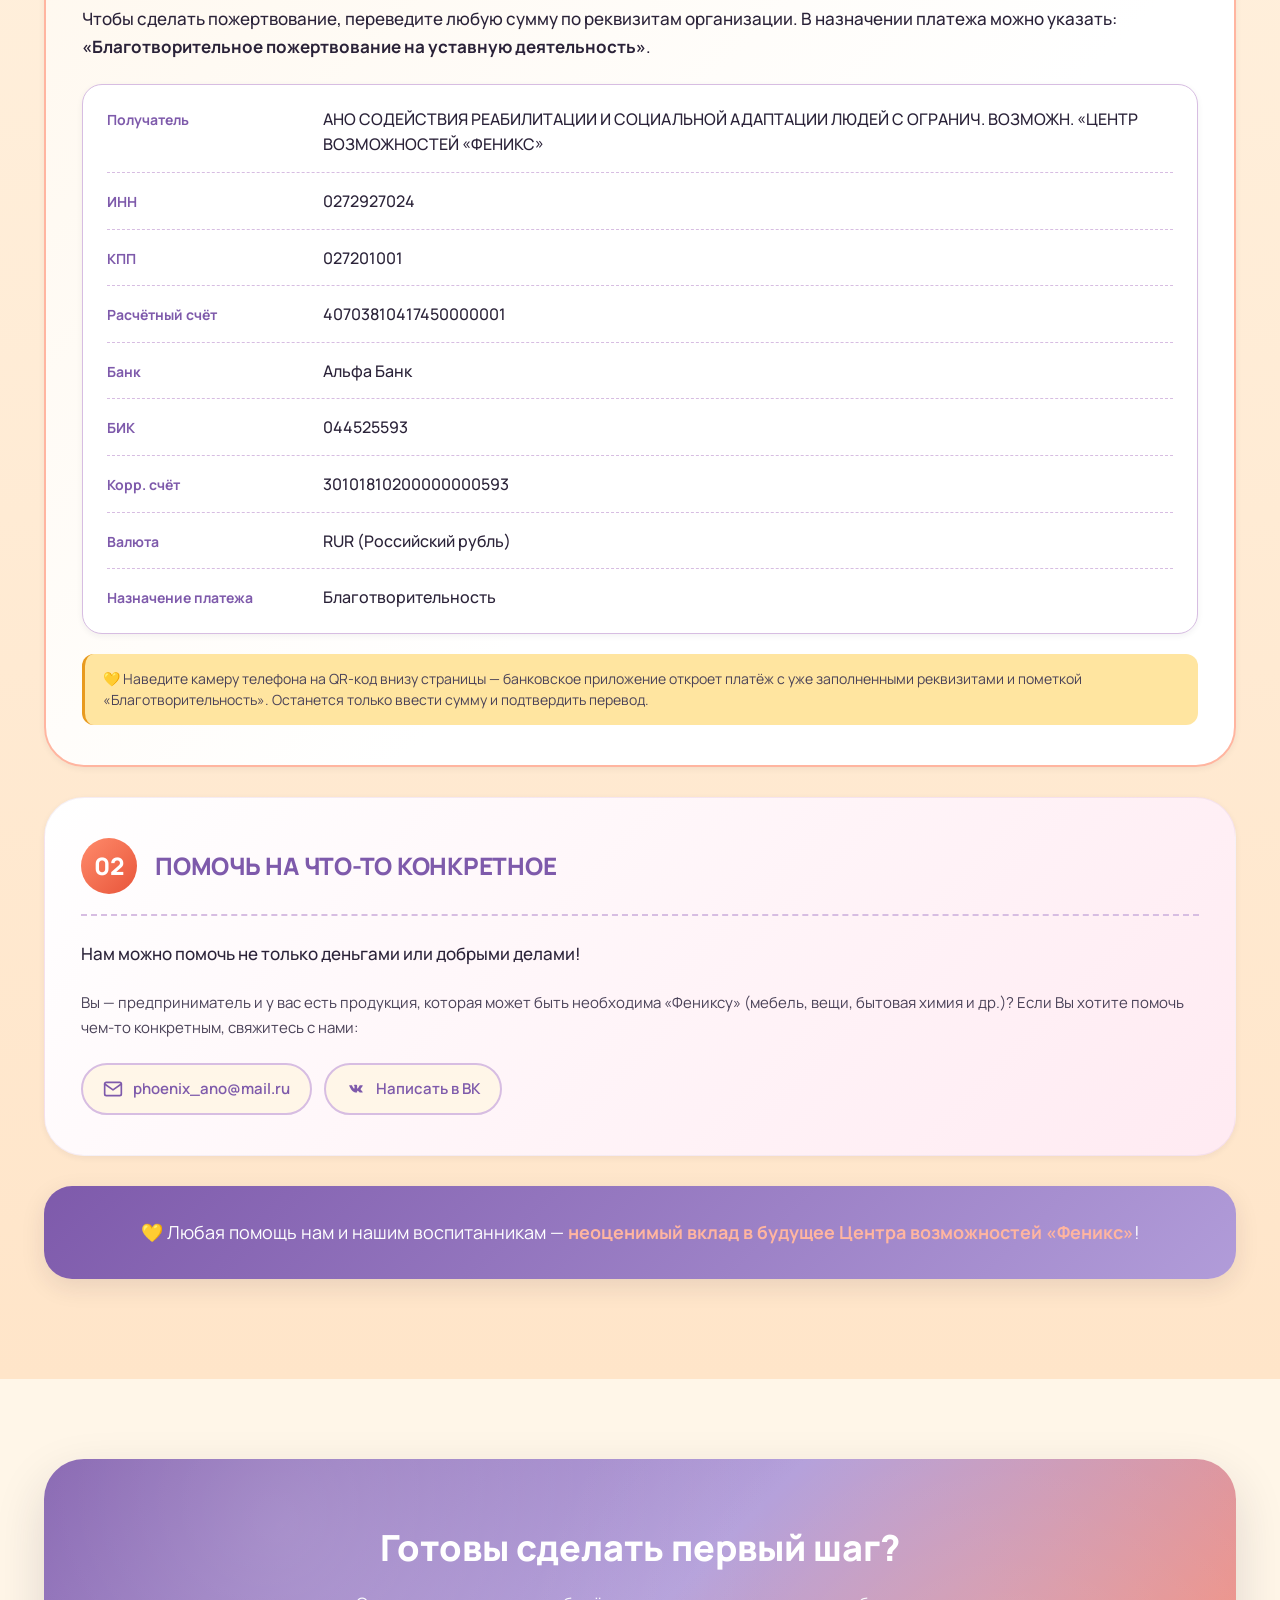
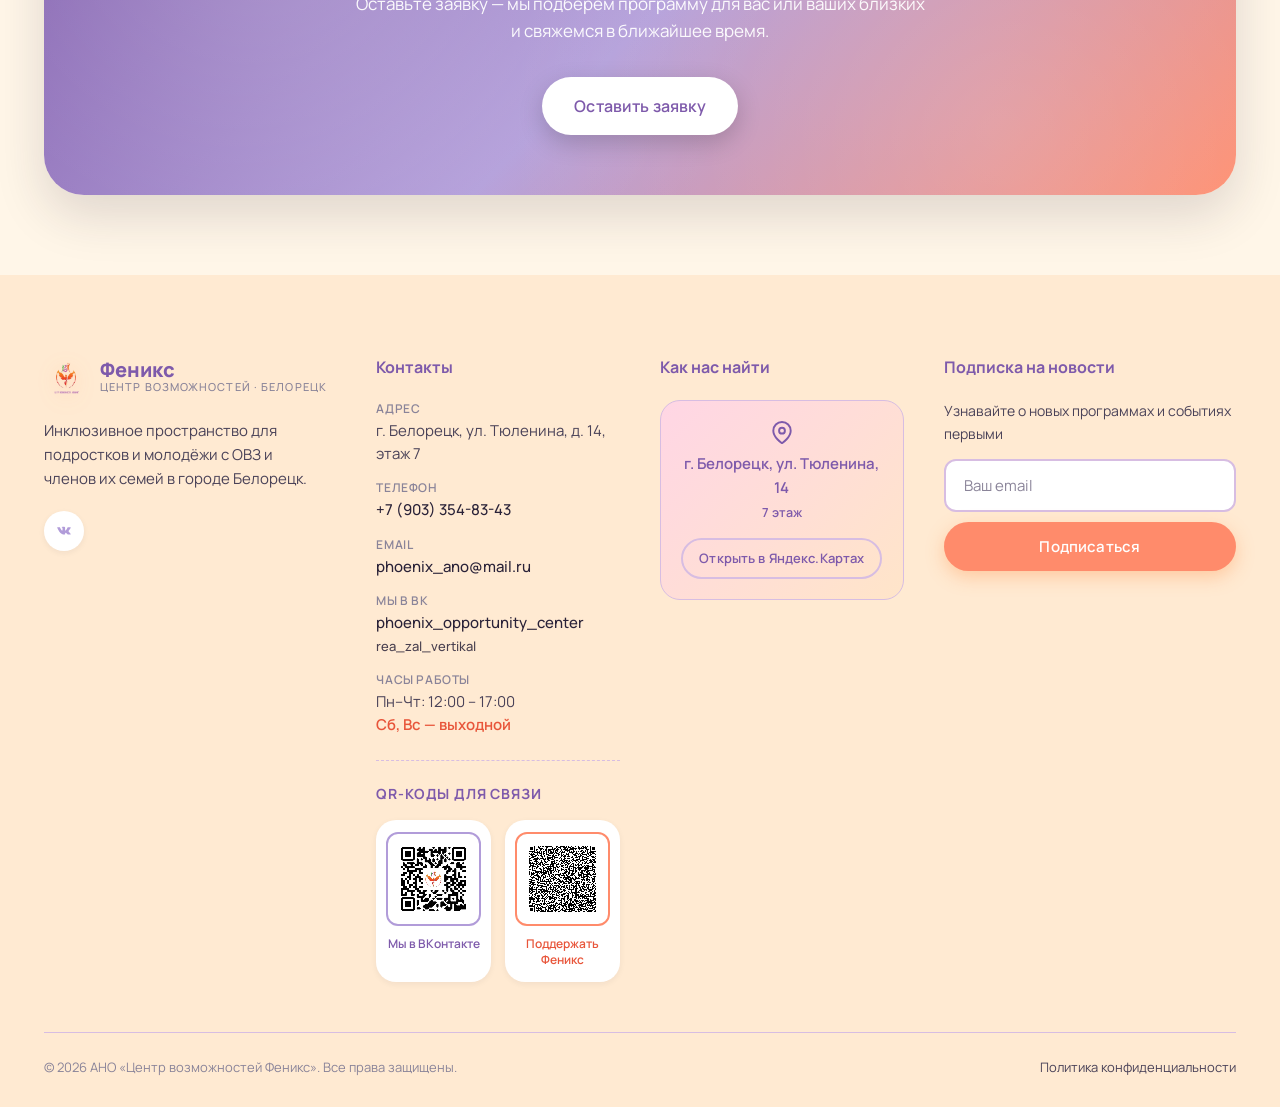
<file: феникс-сайт/index.html>
<!DOCTYPE html>
<html lang="ru">
<head>
    <meta charset="UTF-8">
    <meta name="viewport" content="width=device-width, initial-scale=1.0">
    <meta name="description" content="АНО Центр возможностей Феникс — поддержка, развитие и активное долголетие для всей семьи. Инклюзивная среда, адаптивный спорт, мастер-классы.">
    <title>Центр возможностей Феникс — место, где открываются новые горизонты</title>
    <link rel="icon" type="image/svg+xml" href="images/logo.svg">
    <link rel="preconnect" href="https://fonts.googleapis.com">
    <link rel="preconnect" href="https://fonts.gstatic.com" crossorigin>
    <link href="https://fonts.googleapis.com/css2?family=Manrope:wght@400;500;600;700;800&family=Caveat:wght@500;700&display=swap" rel="stylesheet">
    <link rel="stylesheet" href="styles.css">
</head>
<body>
    <!-- ====== HEADER ====== -->
    <header class="header" id="header">
        <div class="container header__inner">
            <a href="#hero" class="logo" aria-label="Центр возможностей Феникс, Белорецк">
                <img src="images/logo-real.png" alt="Феникс" class="logo__img">
                <span class="logo__text">
                    <span class="logo__name">Феникс</span>
                    <span class="logo__sub">Центр возможностей · Белорецк</span>
                </span>
            </a>

            <nav class="nav" id="nav" aria-label="Главное меню">
                <ul class="nav__list">
                    <li><a href="#about" class="nav__link">О центре</a></li>
                    <li><a href="#services" class="nav__link">Услуги</a></li>
                    <li><a href="#team" class="nav__link">Команда</a></li>
                    <li><a href="#support" class="nav__link">Поддержать</a></li>
                    <li><a href="#contacts" class="nav__link">Контакты</a></li>
                </ul>
            </nav>

            <a href="https://vk.com/im?media=&sel=-226712252" target="_blank" rel="noopener" class="btn btn--ghost header__btn header__btn--contact">Связаться</a>

            <button class="burger" id="burger" aria-label="Открыть меню" aria-expanded="false">
                <span></span><span></span><span></span>
            </button>
        </div>
    </header>

    <!-- ====== HERO ====== -->
    <section class="hero" id="hero">
        <div class="hero__bg" aria-hidden="true">
            <div class="blob blob--violet"></div>
            <div class="blob blob--orange"></div>
            <div class="blob blob--mint"></div>
        </div>
        <div class="container hero__inner">
            <div class="hero__content">
                <span class="badge">АНО · г. Белорецк · Инклюзивный центр</span>
                <h1 class="hero__title">
                    МЕСТО, ГДЕ <span class="accent-orange">ОТКРЫВАЮТСЯ</span> НОВЫЕ ГОРИЗОНТЫ
                </h1>
                <p class="hero__subtitle">
                    Создаём мир равных возможностей. Помогаем подросткам и молодёжи с ОВЗ и их семьям в Белорецке.
                </p>
                <div class="hero__actions">
                    <a href="#support" class="btn btn--primary btn--lg">Помочь</a>
                    <a href="#about" class="btn btn--ghost btn--lg">Узнать больше</a>
                </div>
                <div class="hero__stats">
                    <div class="stat">
                        <span class="stat__num">5+</span>
                        <span class="stat__label">направлений работы</span>
                    </div>
                    <div class="stat">
                        <span class="stat__num">100%</span>
                        <span class="stat__label">инклюзивный подход</span>
                    </div>
                    <div class="stat">
                        <span class="stat__num">24/7</span>
                        <span class="stat__label">забота о семье</span>
                    </div>
                </div>
            </div>
            <div class="hero__visual" aria-hidden="true">
                <div class="hero__card hero__card--1">
                    <img src="images/icon-daycare.svg" alt="">
                    <span>Дневное пребывание</span>
                </div>
                <div class="hero__card hero__card--2">
                    <img src="images/icon-sport.svg" alt="">
                    <span>Бочча</span>
                </div>
                <div class="hero__card hero__card--3">
                    <img src="images/icon-sport.svg" alt="">
                    <span>Тренажёры</span>
                </div>
                <div class="hero__card hero__card--4">
                    <img src="images/icon-sport.svg" alt="">
                    <span>АФК</span>
                </div>
                <div class="hero__card hero__card--5">
                    <img src="images/icon-sport.svg" alt="">
                    <span>Адаптивное самбо</span>
                </div>
                <div class="hero__phoenix">
                    <img src="images/logo-real.png" alt="">
                </div>
            </div>
        </div>
    </section>

    <!-- ====== О ЦЕНТРЕ ====== -->
    <section class="section about" id="about">
        <div class="container">
            <div class="section__head">
                <span class="section__eyebrow">О Фениксе</span>
                <h2 class="section__title">Мы создаём пространство, в котором <span class="accent-violet">раскрывается потенциал</span> каждого</h2>
            </div>
            <div class="about__grid">
                <div class="about__text">
                    <p>
                        «Феникс» — это <strong>пространство для подростков и молодёжи с ОВЗ и членов их семей</strong> в городе Белорецк.
                        Миссия центра — создание инклюзивной среды, где каждый человек, независимо от возможностей здоровья,
                        может найти путь к самореализации и физическому развитию.
                    </p>
                    <p>
                        Мы верим, что забота, движение и творчество доступны каждому. «Феникс» объединяет подростков,
                        молодых людей и их близких — здесь каждый находит поддержку, занятие по душе и людей, которые рядом.
                    </p>
                    <ul class="about__list">
                        <li><span class="dot dot--violet"></span> Индивидуальный подход к каждой семье</li>
                        <li><span class="dot dot--orange"></span> Опытные специалисты и тренеры</li>
                        <li><span class="dot dot--violet"></span> Современные методики и оборудование</li>
                        <li><span class="dot dot--orange"></span> Тёплая и безопасная атмосфера</li>
                    </ul>
                    <div class="about__signature">
                        <p class="about__signature-text">С теплом и заботой,</p>
                        <p class="about__signature-name">Команда «Феникса»</p>
                    </div>
                </div>
                <div class="about__visual about__visual--equipment">
                    <div class="equipment-card">
                        <div class="equipment-card__icon" aria-hidden="true">
                            <svg viewBox="0 0 64 64" fill="none" stroke="currentColor" stroke-width="2.5" stroke-linecap="round" stroke-linejoin="round">
                                <rect x="14" y="8" width="36" height="48" rx="4"/>
                                <path d="M22 20h20M22 28h20M22 36h12"/>
                                <circle cx="44" cy="44" r="4" fill="currentColor"/>
                                <path d="M28 50l8-8 4 4"/>
                            </svg>
                        </div>
                        <h3 class="equipment-card__title">УНИКАЛЬНЫЕ ТРЕНАЖЁРЫ-ВЕРТИКАЛИЗАТОРЫ</h3>
                        <p class="equipment-card__text">
                            В «Фениксе» установлено специализированное оборудование, которого нет в большинстве реабилитационных центров региона. Тренажёры-вертикализаторы помогают нашим подопечным <strong>начать вставать на ноги</strong>, укреплять мышцы и восстанавливать подвижность.
                        </p>
                        <ul class="equipment-card__list">
                            <li><span class="dot dot--violet"></span> Люди с <strong>ДЦП</strong> (детский церебральный паралич)</li>
                            <li><span class="dot dot--orange"></span> <strong>Травмы позвоночника</strong> различной степени</li>
                            <li><span class="dot dot--violet"></span> Заболевания <strong>опорно-двигательного аппарата (ОДА)</strong></li>
                            <li><span class="dot dot--orange"></span> <strong>Сколиоз</strong> и нарушения осанки</li>
                        </ul>
                    </div>
                </div>
            </div>
        </div>
    </section>

    <!-- ====== УСЛУГИ ====== -->
    <section class="section services" id="services">
        <div class="container">
            <div class="section__head section__head--center">
                <span class="section__eyebrow">Услуги</span>
                <h2 class="section__title">Что мы предлагаем</h2>
                <p class="section__desc">Каждое направление — это возможность расти, общаться и чувствовать себя частью сообщества</p>
            </div>

            <div class="services__grid">
                <!-- Карточка 1: Дневное пребывание -->
                <article class="service-card service-card--coral" data-service="Дневное пребывание">
                    <div class="service-card__photo">
                        <img src="images/service-daycare.svg" alt="Дневное пребывание">
                    </div>
                    <div class="service-card__body">
                        <h3 class="service-card__title">Дневное пребывание</h3>
                        <p class="service-card__text">
                            Уютные группы для подростков и молодёжи с ОВЗ. Социализация, общение и присмотр в тёплой атмосфере.
                        </p>
                        <button class="service-card__btn" data-modal-open>Записаться</button>
                    </div>
                </article>

                <!-- Карточка 2: Адаптивное самбо -->
                <article class="service-card service-card--yellow" data-service="Адаптивное самбо">
                    <span class="service-card__badge">Популярное</span>
                    <div class="service-card__photo">
                        <img src="images/service-sambo.svg" alt="Адаптивное самбо">
                    </div>
                    <div class="service-card__body">
                        <h3 class="service-card__title">Адаптивное самбо</h3>
                        <p class="service-card__text">
                            Боевые навыки и характер под руководством опытного тренера. Развитие силы, координации и волевых качеств.
                        </p>
                        <button class="service-card__btn" data-modal-open>Записаться</button>
                    </div>
                </article>

                <!-- Карточка 3: Бочча -->
                <article class="service-card service-card--mint" data-service="Бочча">
                    <div class="service-card__photo">
                        <img src="images/service-boccia.svg" alt="Бочча">
                    </div>
                    <div class="service-card__body">
                        <h3 class="service-card__title">Бочча</h3>
                        <p class="service-card__text">
                            Паралимпийский вид спорта с мячом. Развивает точность, стратегическое мышление и командный дух.
                        </p>
                        <button class="service-card__btn" data-modal-open>Записаться</button>
                    </div>
                </article>

                <!-- Карточка 4: Тренажёры-вертикализаторы -->
                <article class="service-card service-card--sky" data-service="Тренажёры-вертикализаторы">
                    <span class="service-card__badge">Уникальные</span>
                    <div class="service-card__photo">
                        <img src="images/service-trainers.svg" alt="Тренажёры-вертикализаторы">
                    </div>
                    <div class="service-card__body">
                        <h3 class="service-card__title">Тренажёры-вертикализаторы</h3>
                        <p class="service-card__text">
                            Уникальное оборудование для людей с ДЦП, травмами позвоночника, заболеваниями ОДА и сколиозом. Помогаем вставать на ноги.
                        </p>
                        <button class="service-card__btn" data-modal-open>Записаться</button>
                    </div>
                </article>

                <!-- Карточка 5: АФК -->
                <article class="service-card service-card--lavender" data-service="АФК">
                    <div class="service-card__photo">
                        <img src="images/service-afk.svg" alt="АФК">
                    </div>
                    <div class="service-card__body">
                        <h3 class="service-card__title">АФК</h3>
                        <p class="service-card__text">
                            Адаптивная физическая культура: индивидуальные и групповые программы для подростков и взрослых.
                        </p>
                        <button class="service-card__btn" data-modal-open>Записаться</button>
                    </div>
                </article>

                <!-- Карточка 6: Мастер-классы -->
                <article class="service-card service-card--yellow" data-service="Мастер-классы">
                    <div class="service-card__photo">
                        <img src="images/master-class.jpg" alt="Мастер-классы">
                    </div>
                    <div class="service-card__body">
                        <h3 class="service-card__title">Мастер-классы</h3>
                        <p class="service-card__text">
                            Творческие занятия для развития мелкой моторики, воображения и самовыражения.
                        </p>
                        <button class="service-card__btn" data-modal-open>Записаться</button>
                    </div>
                </article>

                <!-- Карточка 7: Арт-терапия -->
                <article class="service-card service-card--pink" data-service="Арт-терапия">
                    <div class="service-card__photo">
                        <img src="images/service-art.svg" alt="Арт-терапия">
                    </div>
                    <div class="service-card__body">
                        <h3 class="service-card__title">Арт-терапия</h3>
                        <p class="service-card__text">
                            Рисование, лепка, работа с природными материалами. Помогает выразить эмоции и развивает мелкую моторику.
                        </p>
                        <button class="service-card__btn" data-modal-open>Записаться</button>
                    </div>
                </article>

                <!-- Карточка 8: Подвижные игры -->
                <article class="service-card service-card--coral" data-service="Подвижные игры">
                    <div class="service-card__photo">
                        <img src="images/service-games-active.svg" alt="Подвижные игры">
                    </div>
                    <div class="service-card__body">
                        <h3 class="service-card__title">Подвижные игры</h3>
                        <p class="service-card__text">
                            Активные командные игры с учётом особенностей каждого участника. Радость движения и общения.
                        </p>
                        <button class="service-card__btn" data-modal-open>Записаться</button>
                    </div>
                </article>

                <!-- Карточка 9: Настольные игры -->
                <article class="service-card service-card--lavender" data-service="Настольные игры">
                    <div class="service-card__photo">
                        <img src="images/nastolnye.jpg" alt="Настольные игры">
                    </div>
                    <div class="service-card__body">
                        <h3 class="service-card__title">Настольные игры</h3>
                        <p class="service-card__text">
                            Логические и развивающие настольные игры. Тренировка внимания, памяти и навыков общения.
                        </p>
                        <button class="service-card__btn" data-modal-open>Записаться</button>
                    </div>
                </article>

                <!-- Карточка 10: Клуб выходного дня -->
                <article class="service-card service-card--coral" data-service="Клуб выходного дня">
                    <span class="service-card__badge service-card__badge--weekend">По субботам</span>
                    <div class="service-card__photo">
                        <img src="images/service-weekend.svg" alt="Клуб выходного дня">
                    </div>
                    <div class="service-card__body">
                        <h3 class="service-card__title">Клуб выходного дня</h3>
                        <p class="service-card__text">
                            <strong>Опытный педагог</strong> посидит с вашим ребёнком <strong>от 4 до 11 лет</strong> по субботам, пока родители отдыхают. Игры, творчество, общение и тёплая компания в безопасной атмосфере.
                        </p>
                        <button class="service-card__btn" data-modal-open>Записаться</button>
                    </div>
                </article>

                <!-- Карточка 11: Совместное вязание -->
                <article class="service-card service-card--pink" data-service="Совместное вязание">
                    <div class="service-card__photo">
                        <img src="images/service-knitting.svg" alt="Совместное вязание">
                    </div>
                    <div class="service-card__body">
                        <h3 class="service-card__title">Совместное вязание</h3>
                        <p class="service-card__text">
                            Уютные встречи для мам и бабушек. Вязание, общение, поддержка друг друга и тёплая атмосфера за чашкой чая.
                        </p>
                        <button class="service-card__btn" data-modal-open>Записаться</button>
                    </div>
                </article>

                <!-- Карточка 12: Опытный тренер -->
                <article class="service-card service-card--sky" data-service="Электростимуляция БЭМ">
                    <span class="service-card__badge">Здоровье</span>
                    <div class="service-card__photo">
                        <img src="images/bem.jpg" alt="Электростимуляция БЭМ">
                    </div>
                    <div class="service-card__body">
                        <h3 class="service-card__title">Электростимуляция БЭМ</h3>
                        <p class="service-card__text">
                            <strong>Биоэнергомассаж (БЭМ)</strong> — современная методика восстановления организма через мягкую электростимуляцию мышц. <strong>Улучшает кровообращение</strong>, снимает мышечные спазмы, восстанавливает тонус, уменьшает боли и помогает в реабилитации после травм.
                        </p>
                        <button class="service-card__btn" data-modal-open>Записаться</button>
                    </div>
                </article>
            </div>
        </div>
    </section>

    <!-- ====== КОМАНДА ====== -->
    <section class="section team" id="team">
        <div class="container">
            <div class="section__head section__head--center">
                <span class="section__eyebrow">Наша команда</span>
                <h2 class="section__title">Мамы <span class="accent-orange">особенных</span> детей</h2>
                <p class="section__desc">Команда «Феникса» — это мамы, которые знают путь к сердцу особенного ребёнка изнутри. Мы работаем не по протоколу, а по любви.</p>
            </div>

            <div class="team__grid">
                <!-- Елена Габайдуллина: генеральный директор + руководитель спортивного направления -->
                <article class="team-card team-card--coral">
                    <div class="team-card__photo">
                        <img src="images/rukovoditel.jpg" alt="Елена Габайдуллина">
                    </div>
                    <h3 class="team-card__name">Елена Габайдуллина</h3>
                    <p class="team-card__role">Генеральный директор</p>
                    <p class="team-card__note">Мама особенного ребёнка</p>
                    <p class="team-card__quote">
                        Руководитель спортивного направления. <strong>Более 10 лет</strong> в инклюзивном спорте и реабилитации.
                    </p>
                </article>

                <!-- Наталья Гуненкова: секретарь -->
                <article class="team-card team-card--mint">
                    <div class="team-card__photo">
                        <img src="images/natalia.jpg" alt="Наталья Гуненкова">
                    </div>
                    <h3 class="team-card__name">Наталья Гуненкова</h3>
                    <p class="team-card__role">Секретарь</p>
                    <p class="team-card__note">Мама особенного ребёнка</p>
                    <p class="team-card__quote">
                        Первая, кого вы слышите при обращении в «Феникс». <strong>Доброта и внимание</strong> — её визитная карточка.
                    </p>
                </article>

                <!-- Марина Гущенская: координатор дневного пребывания -->
                <article class="team-card team-card--lavender">
                    <div class="team-card__photo">
                        <img src="images/avatar-marina.svg" alt="Марина Гущенская">
                    </div>
                    <h3 class="team-card__name">Марина Гущенская</h3>
                    <p class="team-card__role">Координатор дневного пребывания</p>
                    <p class="team-card__note">Мама особенного ребёнка</p>
                    <p class="team-card__quote">
                        Организует тёплую и безопасную среду для наших подопечных. <strong>Забота и порядок</strong> в каждом дне.
                    </p>
                </article>

                <!-- Татьяна Лазарева: координатор творчества -->
                <article class="team-card team-card--yellow">
                    <div class="team-card__photo">
                        <img src="images/avatar-tatyana.svg" alt="Татьяна Лазарева">
                    </div>
                    <h3 class="team-card__name">Татьяна Лазарева</h3>
                    <p class="team-card__role">Координатор творчества</p>
                    <p class="team-card__note">Мама особенного ребёнка</p>
                    <p class="team-card__quote">
                        Проводит мастер-классы и арт-терапию. <strong>Вдохновляет</strong> на творчество и самовыражение.
                    </p>
                </article>
            </div>
        </div>
    </section>

    <!-- ====== ПОДДЕРЖАТЬ ФЕНИКС ====== -->
    <section class="section support" id="support">
        <div class="container">
            <div class="section__head section__head--center">
                <h2 class="section__title">ДЕЛАТЬ <span class="accent-orange">ДОБРО</span> — ПРОСТО!</h2>
                <p class="section__desc">
                    И каждому это по силам! Любой вклад, любая сумма, ваше неравнодушие и участие — это важный шаг
                    для развития Центра возможностей «Феникс» и будущего людей с инвалидностью.
                </p>
            </div>

            <!-- Блок 1: Благотворительная помощь + Друг АНО -->
            <div class="donate-block">
                <div class="donate-block__head">
                    <span class="donate-block__num">01</span>
                    <h3 class="donate-block__title">Благотворительная помощь</h3>
                </div>
                <div class="donate-block__content">
                    <p class="donate-block__lead">
                        Помочь нам можно не только деньгами. Станьте другом «Феникса» и помогите как можно большему
                        количеству людей узнать о нашей работе!
                    </p>
                    <div class="friend-card">
                        <div class="friend-card__icon" aria-hidden="true">
                            <svg viewBox="0 0 64 64" fill="none" stroke="currentColor" stroke-width="2.5" stroke-linecap="round" stroke-linejoin="round">
                                <circle cx="24" cy="20" r="8"/>
                                <circle cx="44" cy="22" r="6"/>
                                <path d="M12 50c0-8 6-14 14-14s14 6 14 14"/>
                                <path d="M36 50c0-6 4-10 10-10s10 4 10 10"/>
                            </svg>
                        </div>
                        <div class="friend-card__body">
                            <h4 class="friend-card__title">Друг АНО</h4>
                            <p>
                                <strong>Друг АНО</strong> — это человек, привлекающий средства на благотворительные проекты «Феникса».
                                Человек, который помогает нуждающимся по велению своей души.
                            </p>
                            <p>
                                Вы можете повлиять на количество ребят, которые смогут заниматься в Фениксе,
                                на количество занятий со специалистами и даже на то, что <strong>кто-то из ребят, прикованных к инвалидному креслу,
                                после занятий в специализированных тренажёрах и АФК начнёт вставать на ноги!</strong>
                            </p>
                            <p class="friend-card__highlight">
                                ✨ Именно вы можете запустить этот импульс добра, который распространится дальше!
                            </p>
                        </div>
                    </div>

                </div>
            </div>

            <!-- Блок 1.5: Реквизиты для пожертвования -->
            <div class="donate-block donate-requisites" id="support-requisites">
                <div class="donate-block__head">
                    <span class="donate-block__num">★</span>
                    <h3 class="donate-block__title">Реквизиты для пожертвования</h3>
                </div>
                <div class="donate-block__content">
                    <p class="donate-block__lead">
                        Чтобы сделать пожертвование, переведите любую сумму по реквизитам организации.
                        В назначении платежа можно указать: <strong>«Благотворительное пожертвование на уставную деятельность»</strong>.
                    </p>

                    <div class="requisites">
                        <div class="requisites__row">
                            <span class="requisites__label">Получатель</span>
                            <span class="requisites__value">АНО СОДЕЙСТВИЯ РЕАБИЛИТАЦИИ И СОЦИАЛЬНОЙ АДАПТАЦИИ ЛЮДЕЙ С ОГРАНИЧ. ВОЗМОЖН. «ЦЕНТР ВОЗМОЖНОСТЕЙ «ФЕНИКС»</span>
                        </div>
                        <div class="requisites__row">
                            <span class="requisites__label">ИНН</span>
                            <span class="requisites__value">0272927024</span>
                        </div>
                        <div class="requisites__row">
                            <span class="requisites__label">КПП</span>
                            <span class="requisites__value">027201001</span>
                        </div>
                        <div class="requisites__row">
                            <span class="requisites__label">Расчётный счёт</span>
                            <span class="requisites__value">40703810417450000001</span>
                        </div>
                        <div class="requisites__row">
                            <span class="requisites__label">Банк</span>
                            <span class="requisites__value">Альфа Банк</span>
                        </div>
                        <div class="requisites__row">
                            <span class="requisites__label">БИК</span>
                            <span class="requisites__value">044525593</span>
                        </div>
                        <div class="requisites__row">
                            <span class="requisites__label">Корр. счёт</span>
                            <span class="requisites__value">30101810200000000593</span>
                        </div>
                        <div class="requisites__row">
                            <span class="requisites__label">Валюта</span>
                            <span class="requisites__value">RUR (Российский рубль)</span>
                        </div>
                        <div class="requisites__row">
                            <span class="requisites__label">Назначение платежа</span>
                            <span class="requisites__value">Благотворительность</span>
                        </div>
                    </div>

                    <p class="requisites__note">
                        💛 Наведите камеру телефона на QR-код внизу страницы — банковское приложение
                        откроет платёж с уже заполненными реквизитами и пометкой «Благотворительность».
                        Останется только ввести сумму и подтвердить перевод.
                    </p>
                </div>
            </div>

            <!-- Блок 2: Помочь на что-то конкретное -->
            <div class="donate-block donate-block--alt">
                <div class="donate-block__head">
                    <span class="donate-block__num">02</span>
                    <h3 class="donate-block__title">Помочь на что-то конкретное</h3>
                </div>
                <div class="donate-block__content">
                    <p class="donate-block__lead">
                        Нам можно помочь не только деньгами или добрыми делами!
                    </p>
                    <p class="donate-block__text">
                        Вы — предприниматель и у вас есть продукция, которая может быть необходима «Фениксу»
                        (мебель, вещи, бытовая химия и др.)? Если Вы хотите помочь чем-то конкретным, свяжитесь с нами:
                    </p>
                    <div class="donate-block__contacts">
                        <a href="mailto:phoenix_ano@mail.ru" class="contact-pill">
                            <span class="contact-pill__icon" aria-hidden="true">
                                <svg viewBox="0 0 24 24" width="20" height="20" fill="none" stroke="currentColor" stroke-width="2" stroke-linecap="round" stroke-linejoin="round">
                                    <path d="M4 4h16c1.1 0 2 .9 2 2v12c0 1.1-.9 2-2 2H4c-1.1 0-2-.9-2-2V6c0-1.1.9-2 2-2z"/>
                                    <polyline points="22,6 12,13 2,6"/>
                                </svg>
                            </span>
                            phoenix_ano@mail.ru
                        </a>
                        <a href="https://vk.com/im?media=&sel=-226712252" target="_blank" rel="noopener" class="contact-pill">
                            <span class="contact-pill__icon" aria-hidden="true">
                                <svg viewBox="0 0 24 24" width="20" height="20" fill="currentColor"><path d="M12.785 16.241s.288-.032.435-.193c.135-.148.131-.426.131-.426s-.019-1.302.584-1.495c.594-.19 1.357 1.265 2.165 1.825.611.423 1.075.331 1.075.331l2.16-.03s1.13-.07.594-.96c-.044-.073-.313-.66-1.611-1.866-1.359-1.26-1.177-1.057.46-3.236.998-1.33 1.397-2.143 1.272-2.49-.119-.331-.853-.243-.853-.243l-2.43.015s-.18-.025-.314.056c-.13.079-.214.262-.214.262s-.385 1.027-.9 1.9c-1.084 1.84-1.518 1.937-1.696 1.823-.413-.265-.31-1.067-.31-1.638 0-1.78.27-2.522-.527-2.715-.265-.064-.46-.107-1.137-.114-.87-.01-1.605.003-2.022.205-.276.135-.49.435-.36.452.16.022.523.099.716.36.249.336.24 1.094.24 1.094s.144 2.092-.336 2.353c-.328.179-.78-.187-1.755-1.866-.499-.86-.876-1.81-.876-1.81s-.072-.176-.2-.27c-.157-.114-.376-.151-.376-.151l-2.308.015s-.347.01-.474.16c-.114.135-.009.413-.009.413s1.812 4.247 3.864 6.385c1.881 1.962 4.016 1.833 4.016 1.833h.967z"/></svg>
                            </span>
                            Написать в ВК
                        </a>
                    </div>
                </div>
            </div>

            <!-- Финальный мотивирующий текст -->
            <div class="donate-finale">
                <p>
                    💛 Любая помощь нам и нашим воспитанникам — <strong>неоценимый вклад в будущее Центра возможностей «Феникс»</strong>!
                </p>
            </div>
        </div>
    </section>

    <!-- ====== CTA ====== -->
    <section class="cta">
        <div class="container">
            <div class="cta__inner">
                <h2 class="cta__title">Готовы сделать первый шаг?</h2>
                <p class="cta__text">
                    Оставьте заявку — мы подберём программу для вас или ваших близких и свяжемся в ближайшее время.
                </p>
                <button class="btn btn--primary btn--lg" data-modal-open>Оставить заявку</button>
            </div>
        </div>
    </section>

    <!-- ====== FOOTER ====== -->
    <footer class="footer" id="contacts">
        <div class="container">
            <div class="footer__grid">
                <div class="footer__col">
                    <a href="#hero" class="logo logo--footer">
                        <img src="images/logo-real.png" alt="Феникс" class="logo__img">
                        <span class="logo__text">
                            <span class="logo__name">Феникс</span>
                            <span class="logo__sub">Центр возможностей · Белорецк</span>
                        </span>
                    </a>
                    <p class="footer__about">
                        Инклюзивное пространство для подростков и молодёжи с ОВЗ и членов их семей в городе Белорецк.
                    </p>
                    <div class="socials">
                        <a href="https://vk.com/phoenix_opportunity_center" target="_blank" rel="noopener" class="socials__link" aria-label="ВКонтакте">
                            <svg viewBox="0 0 24 24" width="20" height="20" fill="currentColor"><path d="M12.785 16.241s.288-.032.435-.193c.135-.148.131-.426.131-.426s-.019-1.302.584-1.495c.594-.19 1.357 1.265 2.165 1.825.611.423 1.075.331 1.075.331l2.16-.03s1.13-.07.594-.96c-.044-.073-.313-.66-1.611-1.866-1.359-1.26-1.177-1.057.46-3.236.998-1.33 1.397-2.143 1.272-2.49-.119-.331-.853-.243-.853-.243l-2.43.015s-.18-.025-.314.056c-.13.079-.214.262-.214.262s-.385 1.027-.9 1.9c-1.084 1.84-1.518 1.937-1.696 1.823-.413-.265-.31-1.067-.31-1.638 0-1.78.27-2.522-.527-2.715-.265-.064-.46-.107-1.137-.114-.87-.01-1.605.003-2.022.205-.276.135-.49.435-.36.452.16.022.523.099.716.36.249.336.24 1.094.24 1.094s.144 2.092-.336 2.353c-.328.179-.78-.187-1.755-1.866-.499-.86-.876-1.81-.876-1.81s-.072-.176-.2-.27c-.157-.114-.376-.151-.376-.151l-2.308.015s-.347.01-.474.16c-.114.135-.009.413-.009.413s1.812 4.247 3.864 6.385c1.881 1.962 4.016 1.833 4.016 1.833h.967z"/></svg>
                        </a>
                    </div>
                </div>

                <div class="footer__col">
                    <h4 class="footer__title">Контакты</h4>
                    <ul class="footer__list">
                        <li>
                            <span class="footer__label">Адрес</span>
                            г. Белорецк, ул. Тюленина, д. 14, этаж 7
                        </li>
                        <li>
                            <span class="footer__label">Телефон</span>
                            <a href="tel:+79033548343">+7 (903) 354-83-43</a>
                        </li>
                        <li>
                            <span class="footer__label">Email</span>
                            <a href="mailto:phoenix_ano@mail.ru">phoenix_ano@mail.ru</a>
                        </li>
                        <li>
                            <span class="footer__label">Мы в ВК</span>
                            <a href="https://vk.com/phoenix_opportunity_center" target="_blank" rel="noopener">phoenix_opportunity_center</a><br>
                            <a href="https://vk.com/rea_zal_vertikal" target="_blank" rel="noopener" style="font-size: 13px; opacity: 0.85;">rea_zal_vertikal</a>
                        </li>
                        <li>
                            <span class="footer__label">Часы работы</span>
                            Пн–Чт: 12:00 – 17:00<br>
                            <span style="color: var(--orange-ink); font-weight: 600;">Сб, Вс — выходной</span>
                        </li>
                    </ul>

                    <div class="footer__qr">
                        <p class="footer__qr-title">QR-коды для связи</p>
                        <div class="footer__qr-grid">
                            <a href="https://vk.com/phoenix_opportunity_center" target="_blank" rel="noopener" class="footer__qr-card footer__qr-card--vk">
                                <div class="footer__qr-frame">
                                    <img src="images/qr-vk-real.jpg" alt="QR-код на страницу Феникса ВКонтакте" loading="lazy">
                                </div>
                                <span class="footer__qr-label">Мы в ВКонтакте</span>
                            </a>
                            <a href="#support-requisites" class="footer__qr-card footer__qr-card--donate" title="Реквизиты для пожертвования — откроются на этой странице">
                                <div class="footer__qr-frame">
                                    <img src="images/qr-donate-real.jpg" alt="QR-код для пожертвования Фениксу — откроет реквизиты для оплаты" loading="lazy">
                                </div>
                                <span class="footer__qr-label">Поддержать Феникс</span>
                            </a>
                        </div>
                    </div>
                </div>

                <div class="footer__col footer__col--map">
                    <h4 class="footer__title">Как нас найти</h4>
                    <div class="map" aria-label="Карта проезда">
                        <div class="map__placeholder">
                            <svg viewBox="0 0 24 24" width="32" height="32" fill="none" stroke="currentColor" stroke-width="2">
                                <path d="M21 10c0 7-9 13-9 13s-9-6-9-13a9 9 0 0 1 18 0z"/>
                                <circle cx="12" cy="10" r="3"/>
                            </svg>
                            <p>г. Белорецк, ул. Тюленина, 14<br><small>7 этаж</small></p>
                            <a href="https://yandex.ru/maps/?text=Белорецк%2C%20ул.%20Тюленина%2C%2014" target="_blank" rel="noopener" class="btn btn--ghost btn--sm">Открыть в Яндекс.Картах</a>
                        </div>
                    </div>
                </div>

                <div class="footer__col">
                    <h4 class="footer__title">Подписка на новости</h4>
                    <p class="footer__hint">Узнавайте о новых программах и событиях первыми</p>
                    <form class="subscribe" id="subscribeForm" novalidate>
                        <label class="sr-only" for="subscribeEmail">Email</label>
                        <input type="email" id="subscribeEmail" class="subscribe__input" placeholder="Ваш email" required>
                        <button type="submit" class="btn btn--primary subscribe__btn">Подписаться</button>
                    </form>
                    <p class="subscribe__msg" id="subscribeMsg" aria-live="polite"></p>
                </div>
            </div>

            <div class="footer__bottom">
                <p>© <span id="year">2026</span> АНО «Центр возможностей Феникс». Все права защищены.</p>
                <p><a href="#">Политика конфиденциальности</a></p>
            </div>
        </div>
    </footer>

    <!-- ====== МОДАЛЬНОЕ ОКНО ЗАПИСИ ====== -->
    <div class="modal" id="modal" aria-hidden="true" role="dialog" aria-modal="true" aria-labelledby="modalTitle">
        <div class="modal__overlay" data-modal-close></div>
        <div class="modal__dialog" role="document">
            <button class="modal__close" data-modal-close aria-label="Закрыть">
                <svg viewBox="0 0 24 24" width="20" height="20" fill="none" stroke="currentColor" stroke-width="2.5" stroke-linecap="round">
                    <path d="M6 6l12 12M18 6L6 18"/>
                </svg>
            </button>
            <div class="modal__icon">
                <img src="images/logo-real.png" alt="">
            </div>
            <h2 class="modal__title" id="modalTitle">Запись на занятие</h2>
            <p class="modal__subtitle" id="modalSubtitle">Оставьте заявку — мы свяжемся с вами в ближайшее время</p>

            <form class="form" id="bookingForm" novalidate>
                <div class="form__group">
                    <label class="form__label" for="name">Имя посетителя</label>
                    <input type="text" id="name" name="name" class="form__input" placeholder="Как к вам обращаться?" required>
                    <span class="form__error" data-error-for="name"></span>
                </div>

                <div class="form__group">
                    <label class="form__label" for="phone">Контактный телефон</label>
                    <input type="tel" id="phone" name="phone" class="form__input" placeholder="+7 (___) ___-__-__" required>
                    <span class="form__error" data-error-for="phone"></span>
                </div>

                <div class="form__group">
                    <label class="form__label" for="service">Услуга</label>
                    <select id="service" name="service" class="form__input form__select" required>
                        <option value="">Выберите услугу</option>
                        <option value="Дневное пребывание">Дневное пребывание</option>
                        <option value="Мастер-классы">Мастер-классы</option>
                        <option value="Адаптивное самбо">Адаптивное самбо и Бочча</option>
                        <option value="АФК">АФК</option>
                        <option value="Здоровье и технологии">Здоровье и технологии</option>
                        <option value="Женский клуб">Женский клуб</option>
                    </select>
                </div>

                <div class="form__group">
                    <label class="form__label" for="time">Удобное время</label>
                    <select id="time" name="time" class="form__input form__select" required>
                        <option value="">Выберите время</option>
                        <option>Утро (9:00 – 12:00)</option>
                        <option>День (12:00 – 16:00)</option>
                        <option>Вечер (16:00 – 20:00)</option>
                    </select>
                </div>

                <button type="submit" class="btn btn--primary btn--lg form__submit">Отправить заявку</button>
                <p class="form__policy">Нажимая кнопку, вы соглашаетесь с обработкой персональных данных</p>
            </form>

            <div class="form__success" id="formSuccess" hidden>
                <div class="form__success-icon">
                    <svg viewBox="0 0 24 24" width="48" height="48" fill="none" stroke="currentColor" stroke-width="2.5" stroke-linecap="round" stroke-linejoin="round">
                        <path d="M20 6L9 17l-5-5"/>
                    </svg>
                </div>
                <h3>Заявка отправлена!</h3>
                <p>Мы свяжемся с вами в ближайшее время, чтобы подтвердить запись.</p>
            </div>
        </div>
    </div>

    <script src="script.js"></script>

    <!-- ====== МОДАЛЬНАЯ ФОРМА ПОЖЕРТВОВАНИЯ ====== -->
    <div class="modal" id="donateModal" aria-hidden="true" role="dialog" aria-modal="true" aria-labelledby="donateTitle">
        <div class="modal__overlay" data-donate-close></div>
        <div class="modal__dialog modal__dialog--donate" role="document">
            <button class="modal__close" data-donate-close aria-label="Закрыть">
                <svg viewBox="0 0 24 24" width="20" height="20" fill="none" stroke="currentColor" stroke-width="2.5" stroke-linecap="round">
                    <path d="M6 6l12 12M18 6L6 18"/>
                </svg>
            </button>
            <div class="modal__icon modal__icon--donate">
                <svg viewBox="0 0 24 24" width="32" height="32" fill="none" stroke="currentColor" stroke-width="2" stroke-linecap="round" stroke-linejoin="round">
                    <path d="M20.84 4.61a5.5 5.5 0 0 0-7.78 0L12 5.67l-1.06-1.06a5.5 5.5 0 0 0-7.78 7.78l1.06 1.06L12 21.23l7.78-7.78 1.06-1.06a5.5 5.5 0 0 0 0-7.78z"/>
                </svg>
            </div>
            <h2 class="modal__title" id="donateTitle">Помочь «Фениксу»</h2>
            <p class="modal__subtitle">Любой вклад — это шаг для будущего людей с инвалидностью</p>

            <form class="donate-form" id="donateForm" novalidate>
                <!-- Шаг 1: Тип пожертвования -->
                <div class="donate-step">
                    <h3 class="donate-step__title">Я хочу помочь</h3>
                    <div class="donate-radios">
                        <label class="donate-radio">
                            <input type="radio" name="frequency" value="once" checked>
                            <span class="donate-radio__label">Разово</span>
                        </label>
                        <label class="donate-radio">
                            <input type="radio" name="frequency" value="monthly">
                            <span class="donate-radio__label">Ежемесячно</span>
                        </label>
                    </div>
                </div>

                <!-- Шаг 2: Сумма -->
                <div class="donate-step">
                    <h3 class="donate-step__title">Сумма пожертвования</h3>
                    <div class="donate-amounts">
                        <label class="donate-amount">
                            <input type="radio" name="amount" value="100">
                            <span class="donate-amount__label">100 ₽</span>
                        </label>
                        <label class="donate-amount">
                            <input type="radio" name="amount" value="500" checked>
                            <span class="donate-amount__label">500 ₽</span>
                        </label>
                        <label class="donate-amount">
                            <input type="radio" name="amount" value="1000">
                            <span class="donate-amount__label">1 000 ₽</span>
                        </label>
                        <label class="donate-amount donate-amount--custom">
                            <input type="radio" name="amount" value="custom" id="amountCustomRadio">
                            <span class="donate-amount__label">Своя сумма</span>
                        </label>
                    </div>
                    <div class="donate-custom" id="customAmountWrap" hidden>
                        <label class="sr-only" for="customAmount">Ручной ввод суммы</label>
                        <input type="number" id="customAmount" name="customAmount" class="donate-custom__input" placeholder="Введите сумму" min="10" max="1000000">
                        <span class="donate-custom__currency">₽</span>
                    </div>
                </div>

                <!-- Шаг 3: Способ оплаты -->
                <div class="donate-step">
                    <h3 class="donate-step__title">Способ оплаты</h3>
                    <div class="donate-payments">
                        <label class="donate-payment">
                            <input type="radio" name="payment" value="card" checked>
                            <span class="donate-payment__icon" aria-hidden="true">
                                <svg viewBox="0 0 24 24" width="22" height="22" fill="none" stroke="currentColor" stroke-width="2" stroke-linecap="round" stroke-linejoin="round">
                                    <rect x="2" y="5" width="20" height="14" rx="2"/>
                                    <line x1="2" y1="10" x2="22" y2="10"/>
                                </svg>
                            </span>
                            <span class="donate-payment__label">Банковская карта</span>
                        </label>
                        <label class="donate-payment">
                            <input type="radio" name="payment" value="tpay">
                            <span class="donate-payment__icon" aria-hidden="true">
                                <svg viewBox="0 0 24 24" width="22" height="22" fill="none" stroke="currentColor" stroke-width="2" stroke-linecap="round" stroke-linejoin="round">
                                    <path d="M12 2L2 7l10 5 10-5-10-5z"/>
                                    <path d="M2 17l10 5 10-5"/>
                                    <path d="M2 12l10 5 10-5"/>
                                </svg>
                            </span>
                            <span class="donate-payment__label">Т-Pay</span>
                        </label>
                        <label class="donate-payment">
                            <input type="radio" name="payment" value="sbp">
                            <span class="donate-payment__icon" aria-hidden="true">
                                <svg viewBox="0 0 24 24" width="22" height="22" fill="none" stroke="currentColor" stroke-width="2" stroke-linecap="round" stroke-linejoin="round">
                                    <path d="M5 12.55a11 11 0 0 1 14.08 0"/>
                                    <path d="M1.42 9a16 16 0 0 1 21.16 0"/>
                                    <path d="M8.53 16.11a6 6 0 0 1 6.95 0"/>
                                    <line x1="12" y1="20" x2="12.01" y2="20"/>
                                </svg>
                            </span>
                            <span class="donate-payment__label">СБП</span>
                        </label>
                    </div>
                </div>

                <!-- Шаг 4: Данные -->
                <div class="donate-step">
                    <div class="form__group">
                        <label class="form__label" for="donateName">Ваше имя</label>
                        <input type="text" id="donateName" name="name" class="form__input" placeholder="Как к вам обращаться?">
                    </div>
                    <div class="form__group">
                        <label class="form__label" for="donateEmail">Email для чека</label>
                        <input type="email" id="donateEmail" name="email" class="form__input" placeholder="example@mail.ru">
                    </div>
                </div>

                <!-- Согласие -->
                <label class="donate-policy">
                    <input type="checkbox" name="policy" id="donatePolicy" required>
                    <span class="donate-policy__check" aria-hidden="true"></span>
                    <span class="donate-policy__text">
                        <strong>Соглашаюсь с условиями оферты</strong>
                        <small>Нажимая кнопку отправки формы и ставя отметку, я подтверждаю ознакомление с <a href="#" target="_blank">Политикой в отношении обработки персональных данных</a> и даю согласие АНО «Центра возможностей „Феникс"» на их обработку для рассмотрения обращения (заявки), обратной связи и взаимодействия по запросу.</small>
                    </span>
                </label>

                <button type="submit" class="btn btn--primary btn--xl btn--donate-submit">Помочь</button>
            </form>

            <div class="form__success" id="donateSuccess" hidden>
                <div class="form__success-icon">
                    <svg viewBox="0 0 24 24" width="48" height="48" fill="none" stroke="currentColor" stroke-width="2.5" stroke-linecap="round" stroke-linejoin="round">
                        <path d="M20 6L9 17l-5-5"/>
                    </svg>
                </div>
                <h3>Спасибо за вашу помощь!</h3>
                <p>Ваше пожертвование очень важно для «Феникса» и наших подопечных. Отчёт о поступлениях мы публикуем в нашей группе ВКонтакте.</p>
            </div>
        </div>
    </div>
</body>
</html>
</file>
<file: styles.css>
/* =============================================
   Центр возможностей Феникс — styles
   Красочная тёплая палитра: радуга нежных
   пастельных тёплых цветов
   ============================================= */

:root {
    /* База — тёплый кремовый */
    --bg: #FFF6E8;            /* тёплый кремовый фон */
    --bg-soft: #FFEAD2;       /* секции */
    --bg-warm: #FFE5C9;       /* акцент */
    --bg-card: #FFFFFF;       /* карточки */

    /* Текст */
    --ink: #2A2238;
    --ink-soft: #4A4258;
    --ink-muted: #8A8499;

    /* Основные акценты — радуга */
    --coral: #FF8B6B;          /* коралловый — основной */
    --coral-soft: #FFB5A0;
    --coral-ink: #E8553A;
    --peach: #FFD6A5;          /* персиковый */
    --pink: #FFB5C5;           /* нежно-розовый */
    --mint: #7BD3B0;           /* мятный */
    --mint-soft: #A8E6CF;
    --mint-ink: #3FB28F;
    --sky: #5A7EBF;            /* голубой */
    --sky-soft: #9CB8E0;
    --sky-light: #C5DCEC;
    --lavender: #B19CD9;       /* лавандовый */
    --lavender-soft: #D7BDE2;
    --lavender-ink: #7E5AAB;
    --yellow: #FFC857;         /* золотистый */
    --yellow-soft: #FFE5A0;
    --yellow-ink: #E89A1F;

    /* Старые пурпурные для совместимости */
    --violet: #B19CD9;
    --violet-soft: #D7BDE2;
    --violet-ink: #7E5AAB;
    --orange: #FF8B6B;
    --orange-soft: #FFB5A0;
    --orange-ink: #E8553A;
    --cream: #FFE5C9;
    --lilac: #FFD6E5;
    --blue-soft: #C5DCEC;
    --tile: #FFE5A0;

    /* Тени */
    --shadow-sm: 0 2px 6px rgba(42, 34, 56, 0.06);
    --shadow-md: 0 8px 24px rgba(42, 34, 56, 0.10);
    --shadow-lg: 0 20px 50px rgba(42, 34, 56, 0.15);

    /* Радиусы */
    --r-sm: 12px;
    --r-md: 20px;
    --r-lg: 28px;
    --r-xl: 40px;

    /* Переходы */
    --t: 0.25s cubic-bezier(0.4, 0, 0.2, 1);
}

* {
    box-sizing: border-box;
    margin: 0;
    padding: 0;
}

html {
    scroll-behavior: smooth;
}

body {
    font-family: 'Manrope', system-ui, -apple-system, sans-serif;
    background: var(--bg);
    color: var(--ink);
    line-height: 1.6;
    -webkit-font-smoothing: antialiased;
    overflow-x: hidden;
}

img {
    max-width: 100%;
    display: block;
}

a {
    color: inherit;
    text-decoration: none;
    transition: color var(--t);
}

button {
    font-family: inherit;
    cursor: pointer;
    border: none;
    background: none;
}

ul {
    list-style: none;
}

.sr-only {
    position: absolute;
    width: 1px;
    height: 1px;
    padding: 0;
    margin: -1px;
    overflow: hidden;
    clip: rect(0,0,0,0);
    border: 0;
}

.container {
    width: 100%;
    max-width: 1240px;
    margin: 0 auto;
    padding: 0 24px;
}

/* =============================================
   КНОПКИ
   ============================================= */
.btn {
    display: inline-flex;
    align-items: center;
    justify-content: center;
    gap: 8px;
    padding: 12px 22px;
    border-radius: 999px;
    font-weight: 600;
    font-size: 15px;
    letter-spacing: 0.01em;
    cursor: pointer;
    transition: transform var(--t), box-shadow var(--t), background var(--t), color var(--t);
    white-space: nowrap;
    border: 2px solid transparent;
}

.btn--primary {
    background: var(--orange);
    color: #fff;
    box-shadow: 0 6px 18px rgba(255, 140, 66, 0.35);
}

.btn--primary:hover {
    background: var(--orange-ink);
    transform: translateY(-2px);
    box-shadow: 0 10px 24px rgba(255, 140, 66, 0.45);
}

.btn--ghost {
    background: transparent;
    color: var(--violet-ink);
    border-color: var(--violet-soft);
}

.btn--ghost:hover {
    background: var(--violet-soft);
    color: var(--violet-ink);
}

.btn--lg {
    padding: 16px 30px;
    font-size: 16px;
}

.btn--xl {
    padding: 22px 48px;
    font-size: 19px;
    font-weight: 700;
    text-transform: uppercase;
    letter-spacing: 0.05em;
}

.btn--donate {
    background: var(--orange);
    color: #fff;
    box-shadow: 0 8px 22px rgba(255, 107, 53, 0.45);
    padding: 14px 24px;
    font-size: 15px;
    text-transform: none;
    letter-spacing: 0;
}

.btn--donate:hover {
    background: var(--orange-ink);
    box-shadow: 0 10px 26px rgba(255, 107, 53, 0.55);
}

.header__btn--contact {
    padding: 10px 18px;
    font-size: 14px;
}

.btn--sm {
    padding: 8px 16px;
    font-size: 13px;
}

/* =============================================
   HEADER
   ============================================= */
.header {
    position: sticky;
    top: 0;
    z-index: 100;
    background: rgba(220, 206, 231, 0.85);
    backdrop-filter: blur(12px);
    -webkit-backdrop-filter: blur(12px);
    border-bottom: 1px solid rgba(90, 42, 120, 0.10);
}

.header__inner {
    display: flex;
    align-items: center;
    justify-content: space-between;
    gap: 24px;
    height: 76px;
}

.logo {
    display: flex;
    align-items: center;
    gap: 12px;
}

.logo__img {
    width: 44px;
    height: 44px;
    filter: drop-shadow(0 4px 10px rgba(255, 140, 66, 0.25));
}

.logo__text {
    display: flex;
    flex-direction: column;
    line-height: 1.1;
}

.logo__name {
    font-weight: 800;
    font-size: 20px;
    color: var(--violet-ink);
}

.logo__sub {
    font-size: 11px;
    text-transform: uppercase;
    letter-spacing: 0.1em;
    color: var(--ink-muted);
    font-weight: 500;
}

.nav__list {
    display: flex;
    gap: 32px;
}

.nav__link {
    font-weight: 500;
    font-size: 15px;
    color: var(--ink-soft);
    position: relative;
    padding: 6px 0;
}

.nav__link::after {
    content: '';
    position: absolute;
    bottom: 0;
    left: 0;
    width: 0;
    height: 2px;
    background: var(--orange);
    border-radius: 2px;
    transition: width var(--t);
}

.nav__link:hover {
    color: var(--violet-ink);
}

.nav__link:hover::after {
    width: 100%;
}

.burger {
    display: none;
    width: 40px;
    height: 40px;
    flex-direction: column;
    justify-content: center;
    align-items: center;
    gap: 5px;
    border-radius: var(--r-sm);
    background: var(--cream);
}

.burger span {
    display: block;
    width: 22px;
    height: 2px;
    background: var(--violet-ink);
    border-radius: 2px;
    transition: transform var(--t), opacity var(--t);
}

.burger.is-open span:nth-child(1) {
    transform: translateY(7px) rotate(45deg);
}
.burger.is-open span:nth-child(2) {
    opacity: 0;
}
.burger.is-open span:nth-child(3) {
    transform: translateY(-7px) rotate(-45deg);
}

/* =============================================
   HERO
   ============================================= */
.hero {
    position: relative;
    padding: 60px 0 100px;
    overflow: hidden;
    background: linear-gradient(180deg, var(--bg) 0%, var(--bg-soft) 100%);
}

.hero__bg {
    position: absolute;
    inset: 0;
    z-index: 0;
    pointer-events: none;
}

.blob {
    position: absolute;
    border-radius: 50%;
    filter: blur(90px);
    opacity: 0.45;
}

.blob--violet {
    width: 460px;
    height: 460px;
    background: var(--lavender-soft);
    top: -120px;
    right: -100px;
}

.blob--orange {
    width: 380px;
    height: 380px;
    background: var(--peach);
    bottom: -120px;
    left: -80px;
}

.blob--mint {
    width: 320px;
    height: 320px;
    background: var(--mint-soft);
    top: 50%;
    left: 50%;
    transform: translate(-50%, -50%);
    opacity: 0.3;
}

.hero__inner {
    position: relative;
    z-index: 1;
    display: grid;
    grid-template-columns: 1.1fr 1fr;
    gap: 60px;
    align-items: center;
}

.badge {
    display: inline-block;
    padding: 6px 14px;
    border-radius: 999px;
    background: var(--bg-tile);
    color: var(--violet-ink);
    font-size: 13px;
    font-weight: 700;
    letter-spacing: 0.02em;
    margin-bottom: 24px;
    border: 1px solid rgba(90, 42, 120, 0.15);
}

.hero__title {
    font-size: clamp(32px, 4.5vw, 56px);
    font-weight: 800;
    line-height: 1.1;
    letter-spacing: -0.02em;
    color: var(--ink);
    margin-bottom: 20px;
}

.accent-orange {
    background: linear-gradient(135deg, var(--coral) 0%, var(--yellow) 100%);
    -webkit-background-clip: text;
    background-clip: text;
    -webkit-text-fill-color: transparent;
    color: transparent;
}

.accent-violet {
    color: var(--violet-ink);
}

.hero__subtitle {
    font-size: 19px;
    color: var(--ink-soft);
    margin-bottom: 32px;
    max-width: 520px;
}

.hero__actions {
    display: flex;
    gap: 14px;
    flex-wrap: wrap;
    margin-bottom: 48px;
}

.hero__stats {
    display: flex;
    gap: 40px;
    flex-wrap: wrap;
}

.stat {
    display: flex;
    flex-direction: column;
}

.stat__num {
    font-size: 28px;
    font-weight: 800;
    color: var(--violet-ink);
    line-height: 1;
}

.stat__label {
    font-size: 13px;
    color: var(--ink-muted);
    margin-top: 4px;
}

/* Hero visual */
.hero__visual {
    position: relative;
    height: 620px;
}

.hero__phoenix {
    position: absolute;
    top: 50%;
    left: 50%;
    transform: translate(-50%, -50%);
    width: 360px;
    height: 360px;
    border-radius: 50%;
    background: linear-gradient(135deg, var(--peach) 0%, var(--yellow-soft) 50%, var(--pink) 100%);
    display: flex;
    align-items: center;
    justify-content: center;
    box-shadow: 0 20px 50px rgba(255, 139, 107, 0.30);
    animation: float 6s ease-in-out infinite;
    border: 6px solid #fff;
}

.hero__phoenix img {
    width: 75%;
    height: 75%;
    object-fit: contain;
}

@keyframes float {
    0%, 100% { transform: translate(-50%, -50%); }
    50% { transform: translate(-50%, calc(-50% - 12px)); }
}

.hero__card {
    position: absolute;
    background: var(--bg-card);
    border-radius: var(--r-md);
    padding: 14px 18px;
    display: flex;
    align-items: center;
    gap: 12px;
    box-shadow: var(--shadow-md);
    font-weight: 600;
    font-size: 14px;
    color: #fff;
    animation: float 5s ease-in-out infinite;
    border: 2px solid #fff;
}

.hero__card img {
    width: 36px;
    height: 36px;
    flex-shrink: 0;
    /* Делаем иконку белой — она будет видна на цветной плашке */
    filter: brightness(0) invert(1);
}

/* Каждая плашка — свой цвет, как лепестки вокруг логотипа */
.hero__card--1 {
    background: var(--coral-ink);   /* Дневное пребывание — тёплый коралловый */
    top: 30px;
    left: 0;
    animation-delay: 0s;
}

.hero__card--2 {
    background: var(--mint-ink);    /* Бочча — мятный зелёный */
    top: 50%;
    left: 20px;
    transform: translateY(-50%);
    z-index: 1;
    animation-delay: 1s;
}

.hero__card--3 {
    background: var(--sky);         /* Тренажёры — голубой */
    bottom: 30px;
    left: 0;
    animation-delay: 2s;
}

.hero__card--4 {
    background: var(--lavender-ink); /* АФК — лавандовый */
    bottom: 30px;
    right: 0;
    animation-delay: 2.5s;
}

.hero__card--5 {
    background: var(--yellow-ink);  /* Адаптивное самбо — янтарный */
    color: #fff;
    top: 0;
    left: 50%;
    transform: translateX(-50%);
    animation-delay: 1.5s;
}

/* =============================================
   SECTIONS
   ============================================= */
.section {
    padding: 100px 0;
    position: relative;
}

.section__head {
    margin-bottom: 60px;
    max-width: 720px;
}

.section__head--center {
    margin-left: auto;
    margin-right: auto;
    text-align: center;
}

.section__eyebrow {
    display: inline-block;
    padding: 6px 16px;
    border-radius: 999px;
    background: linear-gradient(135deg, var(--peach) 0%, var(--yellow-soft) 100%);
    color: var(--coral-ink);
    font-size: 13px;
    font-weight: 800;
    letter-spacing: 0.05em;
    text-transform: uppercase;
    margin-bottom: 16px;
    box-shadow: 0 2px 8px rgba(255, 139, 107, 0.15);
}

.section__title {
    font-size: clamp(28px, 3.5vw, 44px);
    font-weight: 800;
    line-height: 1.12;
    letter-spacing: -0.01em;
    color: var(--ink);
    margin-bottom: 16px;
    text-transform: uppercase;
}

.section__desc {
    font-size: 17px;
    color: var(--ink-soft);
    max-width: 620px;
    margin: 0 auto;
}

/* =============================================
   ABOUT
   ============================================= */
.about__grid {
    display: grid;
    grid-template-columns: 1.1fr 1fr;
    gap: 60px;
    align-items: center;
}

.about__text p {
    font-size: 17px;
    color: var(--ink-soft);
    margin-bottom: 20px;
}

.about__text strong {
    color: var(--violet-ink);
    font-weight: 700;
}

.about__list {
    margin-top: 24px;
    display: flex;
    flex-direction: column;
    gap: 14px;
}

.about__list li {
    display: flex;
    align-items: center;
    gap: 14px;
    font-size: 16px;
    color: var(--ink);
    font-weight: 500;
}

.about__signature {
    margin-top: 32px;
    padding: 20px 24px;
    background: var(--bg-warm);
    border-radius: var(--r-md);
    border-left: 3px solid var(--orange);
    position: relative;
}

.about__signature::before {
    content: '"';
    position: absolute;
    top: 8px;
    right: 24px;
    font-family: 'Caveat', cursive;
    font-size: 80px;
    color: var(--orange);
    opacity: 0.2;
    line-height: 1;
}

.about__signature-text {
    font-family: 'Caveat', cursive;
    font-size: 22px;
    color: var(--violet-ink);
    margin-bottom: 4px;
}

.about__signature-name {
    font-family: 'Caveat', cursive;
    font-size: 28px;
    font-weight: 700;
    color: var(--orange-ink);
}

.dot {
    width: 10px;
    height: 10px;
    border-radius: 50%;
    flex-shrink: 0;
}

.dot--violet { background: var(--violet); }
.dot--orange { background: var(--orange); }

.about__visual {
    display: grid;
    grid-template-columns: 1fr 1fr;
    gap: 20px;
}

.about__visual--equipment {
    grid-template-columns: 1fr;
}

/* Карточка уникальных тренажёров */
.equipment-card {
    background: linear-gradient(135deg, #FFFFFF 0%, #FFF6E5 100%);
    border-radius: var(--r-lg);
    padding: 32px 30px;
    box-shadow: var(--shadow-md);
    border: 2px solid var(--orange-soft);
    position: relative;
    overflow: hidden;
}

.equipment-card::before {
    content: '';
    position: absolute;
    top: -50px;
    right: -50px;
    width: 200px;
    height: 200px;
    background: radial-gradient(circle, var(--orange-soft) 0%, transparent 70%);
    opacity: 0.5;
    pointer-events: none;
}

.equipment-card__icon {
    width: 60px;
    height: 60px;
    border-radius: var(--r-md);
    background: var(--cream);
    color: var(--orange-ink);
    display: flex;
    align-items: center;
    justify-content: center;
    margin-bottom: 20px;
    position: relative;
    z-index: 1;
}

.equipment-card__title {
    font-size: 18px;
    font-weight: 800;
    color: var(--violet-ink);
    margin-bottom: 14px;
    line-height: 1.3;
    letter-spacing: -0.01em;
    position: relative;
    z-index: 1;
}

.equipment-card__text {
    color: var(--ink-soft);
    font-size: 15px;
    line-height: 1.65;
    margin-bottom: 20px;
    position: relative;
    z-index: 1;
}

.equipment-card__text strong {
    color: var(--orange-ink);
    font-weight: 700;
}

.equipment-card__list {
    display: flex;
    flex-direction: column;
    gap: 10px;
    position: relative;
    z-index: 1;
}

.equipment-card__list li {
    display: flex;
    align-items: center;
    gap: 12px;
    font-size: 14px;
    color: var(--ink);
    line-height: 1.4;
}

.equipment-card__list strong {
    color: var(--violet-ink);
    font-weight: 700;
}

.about__tile {
    aspect-ratio: 1;
    border-radius: var(--r-lg);
    padding: 28px;
    display: flex;
    flex-direction: column;
    justify-content: space-between;
    color: #fff;
    box-shadow: var(--shadow-md);
    transition: transform var(--t);
}

.about__tile:hover {
    transform: translateY(-4px);
}

.about__tile-num {
    font-size: 28px;
    font-weight: 800;
    opacity: 0.9;
}

.about__tile p {
    font-size: 22px;
    font-weight: 700;
}

.about__tile--violet {
    background: linear-gradient(135deg, var(--violet), var(--violet-ink));
}

.about__tile--orange {
    background: linear-gradient(135deg, var(--orange), var(--orange-ink));
}

.about__tile--mix {
    background: linear-gradient(135deg, var(--bg-tile), var(--cream));
    color: var(--violet-ink);
}

/* =============================================
   SERVICES
   ============================================= */
.services {
    background: var(--bg-soft);
    position: relative;
    overflow: hidden;
}

.services::before {
    content: '';
    position: absolute;
    top: -100px;
    right: -100px;
    width: 400px;
    height: 400px;
    background: var(--lavender-soft);
    border-radius: 50%;
    filter: blur(100px);
    opacity: 0.4;
    pointer-events: none;
}

.services::after {
    content: '';
    position: absolute;
    bottom: -100px;
    left: -100px;
    width: 400px;
    height: 400px;
    background: var(--peach);
    border-radius: 50%;
    filter: blur(100px);
    opacity: 0.5;
    pointer-events: none;
}

.services__grid {
    display: grid;
    grid-template-columns: repeat(3, 1fr);
    gap: 28px;
    position: relative;
    z-index: 1;
}

.service-card {
    background: var(--bg-card);
    border-radius: var(--r-lg);
    overflow: hidden;
    display: flex;
    flex-direction: column;
    box-shadow: var(--shadow-sm);
    transition: transform 0.4s cubic-bezier(0.4, 0, 0.2, 1), box-shadow 0.4s ease;
    position: relative;
}

.service-card:hover {
    transform: translateY(-8px);
    box-shadow: var(--shadow-lg);
}

.service-card__photo {
    position: relative;
    aspect-ratio: 4 / 3;
    overflow: hidden;
    background: var(--cream);
}

.service-card__photo img {
    width: 100%;
    height: 100%;
    object-fit: cover;
    display: block;
    transition: transform 0.6s ease;
}

.service-card:hover .service-card__photo img {
    transform: scale(1.08);
}

.service-card__photo::after {
    content: '';
    position: absolute;
    inset: 0;
    background: linear-gradient(180deg, transparent 50%, rgba(0,0,0,0.25) 100%);
    pointer-events: none;
}

.service-card__badge {
    position: absolute;
    top: 14px;
    left: 14px;
    padding: 6px 14px;
    border-radius: 999px;
    background: var(--coral);
    color: #fff;
    font-size: 11px;
    font-weight: 800;
    letter-spacing: 0.05em;
    text-transform: uppercase;
    z-index: 2;
    box-shadow: 0 4px 12px rgba(232, 85, 58, 0.4);
}

.service-card__badge--weekend {
    background: var(--lavender);
    box-shadow: 0 4px 12px rgba(126, 90, 171, 0.4);
}

.service-card__body {
    padding: 24px 26px 28px;
    display: flex;
    flex-direction: column;
    flex-grow: 1;
}

.service-card__title {
    font-size: 22px;
    font-weight: 800;
    color: var(--ink);
    margin-bottom: 10px;
    line-height: 1.25;
}

.service-card__text {
    color: var(--ink-soft);
    font-size: 15px;
    line-height: 1.6;
    flex-grow: 1;
    margin-bottom: 20px;
}

.service-card__btn {
    align-self: stretch;
    background: linear-gradient(135deg, var(--coral) 0%, var(--yellow) 100%);
    color: #fff;
    font-weight: 800;
    font-size: 15px;
    text-transform: uppercase;
    letter-spacing: 0.05em;
    padding: 16px 24px;
    border-radius: 999px;
    border: none;
    cursor: pointer;
    box-shadow: 0 8px 22px rgba(255, 139, 107, 0.4);
    transition: transform 0.3s cubic-bezier(0.34, 1.56, 0.64, 1), box-shadow 0.3s ease, background 0.3s ease;
    position: relative;
    overflow: hidden;
}

.service-card__btn:hover {
    transform: translateY(-3px) scale(1.03);
    box-shadow: 0 12px 28px rgba(255, 139, 107, 0.5);
}

.service-card__btn:active {
    transform: translateY(-1px) scale(1.12);
    box-shadow: 0 8px 20px rgba(255, 139, 107, 0.6);
    background: linear-gradient(135deg, var(--coral-ink) 0%, var(--yellow-ink) 100%);
}

.service-card__btn::after {
    content: '';
    position: absolute;
    top: 50%;
    left: 50%;
    width: 0;
    height: 0;
    border-radius: 50%;
    background: rgba(255, 255, 255, 0.3);
    transform: translate(-50%, -50%);
    transition: width 0.5s ease, height 0.5s ease, opacity 0.5s ease;
    opacity: 0;
}

.service-card__btn:active::after {
    width: 200px;
    height: 200px;
    opacity: 1;
    transition: width 0s, height 0s, opacity 0s;
}

/* Цветовые варианты кнопок */
.service-card--coral .service-card__btn { background: linear-gradient(135deg, var(--coral) 0%, var(--yellow) 100%); box-shadow: 0 8px 22px rgba(255, 139, 107, 0.4); }
.service-card--coral .service-card__btn:hover { box-shadow: 0 12px 28px rgba(255, 139, 107, 0.5); }

.service-card--mint .service-card__btn { background: linear-gradient(135deg, var(--mint-ink) 0%, var(--mint) 100%); box-shadow: 0 8px 22px rgba(63, 178, 143, 0.4); }
.service-card--mint .service-card__btn:hover { box-shadow: 0 12px 28px rgba(63, 178, 143, 0.5); }

.service-card--sky .service-card__btn { background: linear-gradient(135deg, var(--sky) 0%, var(--sky-soft) 100%); box-shadow: 0 8px 22px rgba(90, 126, 191, 0.4); }
.service-card--sky .service-card__btn:hover { box-shadow: 0 12px 28px rgba(90, 126, 191, 0.5); }

.service-card--lavender .service-card__btn { background: linear-gradient(135deg, var(--lavender-ink) 0%, var(--lavender) 100%); box-shadow: 0 8px 22px rgba(126, 90, 171, 0.4); }
.service-card--lavender .service-card__btn:hover { box-shadow: 0 12px 28px rgba(126, 90, 171, 0.5); }

.service-card--yellow .service-card__btn { background: linear-gradient(135deg, var(--yellow-ink) 0%, var(--yellow) 100%); box-shadow: 0 8px 22px rgba(232, 154, 31, 0.4); color: var(--ink); }
.service-card--yellow .service-card__btn:hover { box-shadow: 0 12px 28px rgba(232, 154, 31, 0.5); }
.service-card--yellow .service-card__btn:active { color: var(--ink); }

.service-card--pink .service-card__btn { background: linear-gradient(135deg, #FF6B9D 0%, var(--pink) 100%); box-shadow: 0 8px 22px rgba(255, 107, 157, 0.4); }
.service-card--pink .service-card__btn:hover { box-shadow: 0 12px 28px rgba(255, 107, 157, 0.5); }

/* =============================================
   TEAM
   ============================================= */
.team {
    position: relative;
    overflow: hidden;
}

.team::before {
    content: '';
    position: absolute;
    top: 0;
    right: 0;
    width: 500px;
    height: 500px;
    background: radial-gradient(circle, var(--peach) 0%, transparent 70%);
    opacity: 0.4;
    pointer-events: none;
}

.team::after {
    content: '';
    position: absolute;
    bottom: 0;
    left: 0;
    width: 500px;
    height: 500px;
    background: radial-gradient(circle, var(--mint-soft) 0%, transparent 70%);
    opacity: 0.4;
    pointer-events: none;
}

.team__grid {
    display: grid;
    grid-template-columns: repeat(4, 1fr);
    gap: 24px;
    position: relative;
    z-index: 1;
}

.team-card {
    background: var(--bg-card);
    border-radius: var(--r-lg);
    padding: 30px 24px;
    text-align: center;
    box-shadow: var(--shadow-sm);
    transition: transform 0.4s cubic-bezier(0.34, 1.56, 0.64, 1), box-shadow 0.4s ease;
    position: relative;
    overflow: hidden;
}

.team-card::before {
    content: '';
    position: absolute;
    top: 0;
    left: 0;
    right: 0;
    height: 6px;
}

.team-card--coral::before { background: linear-gradient(90deg, var(--coral) 0%, var(--yellow) 100%); }
.team-card--mint::before { background: linear-gradient(90deg, var(--mint-ink) 0%, var(--mint) 100%); }
.team-card--lavender::before { background: linear-gradient(90deg, var(--lavender-ink) 0%, var(--lavender) 100%); }
.team-card--yellow::before { background: linear-gradient(90deg, var(--yellow-ink) 0%, var(--yellow) 100%); }

.team-card:hover {
    transform: translateY(-8px) scale(1.02);
    box-shadow: var(--shadow-md);
}

.team-card__photo {
    width: 130px;
    height: 130px;
    border-radius: 50%;
    margin: 0 auto 18px;
    overflow: hidden;
    border: 5px solid #fff;
    box-shadow: 0 8px 20px rgba(42, 34, 56, 0.12);
    position: relative;
}

.team-card__photo img {
    width: 100%;
    height: 100%;
    object-fit: cover;
}

.team-card__name {
    font-size: 18px;
    font-weight: 800;
    color: var(--ink);
    margin-bottom: 6px;
    line-height: 1.25;
}

.team-card__role {
    display: inline-block;
    font-size: 12px;
    color: #fff;
    font-weight: 700;
    text-transform: uppercase;
    letter-spacing: 0.05em;
    padding: 5px 12px;
    border-radius: 999px;
    margin-bottom: 14px;
}

.team-card--coral .team-card__role { background: linear-gradient(135deg, var(--coral) 0%, var(--yellow) 100%); }
.team-card--mint .team-card__role { background: linear-gradient(135deg, var(--mint-ink) 0%, var(--mint) 100%); }
.team-card--lavender .team-card__role { background: linear-gradient(135deg, var(--lavender-ink) 0%, var(--lavender) 100%); }
.team-card--yellow .team-card__role { background: linear-gradient(135deg, var(--yellow-ink) 0%, var(--yellow) 100%); color: var(--ink); }

.team-card__note {
    font-size: 13px;
    color: var(--coral-ink);
    font-weight: 700;
    line-height: 1.5;
    margin-bottom: 12px;
    font-style: italic;
    position: relative;
    padding: 0 12px;
}

.team-card__note::before,
.team-card__note::after {
    content: '✦';
    position: absolute;
    color: var(--coral);
    opacity: 0.5;
    font-size: 12px;
}

.team-card__note::before { left: -4px; top: -2px; }
.team-card__note::after { right: -4px; bottom: -8px; }

.team-card__quote {
    font-style: normal;
    color: var(--ink-soft);
    font-size: 14px;
    line-height: 1.55;
    padding: 14px 0 0;
    border-top: 2px dashed var(--cream);
    margin-top: 14px;
}

.team-card__quote strong {
    color: var(--ink);
    font-weight: 700;
}

/* =============================================
   CTA
   ============================================= */
.cta {
    padding: 80px 0;
}

.cta__inner {
    background: linear-gradient(135deg, var(--violet-ink) 0%, var(--violet) 50%, var(--orange) 100%);
    border-radius: var(--r-xl);
    padding: 60px 50px;
    text-align: center;
    color: #fff;
    box-shadow: var(--shadow-lg);
    position: relative;
    overflow: hidden;
}

.cta__inner::before {
    content: '';
    position: absolute;
    inset: 0;
    background: radial-gradient(circle at 20% 20%, rgba(255,255,255,0.2), transparent 50%),
                radial-gradient(circle at 80% 80%, rgba(255,255,255,0.15), transparent 50%);
    pointer-events: none;
}

.cta__title {
    font-size: clamp(26px, 3.2vw, 36px);
    font-weight: 800;
    margin-bottom: 14px;
    position: relative;
}

.cta__text {
    font-size: 17px;
    opacity: 0.95;
    max-width: 580px;
    margin: 0 auto 32px;
    position: relative;
}

.cta .btn--primary {
    background: #fff;
    color: var(--violet-ink);
    box-shadow: 0 8px 24px rgba(0, 0, 0, 0.18);
    position: relative;
}

.cta .btn--primary:hover {
    background: var(--cream);
    color: var(--violet-ink);
}

/* =============================================
   FOOTER
   ============================================= */
.footer {
    background: var(--bg-soft);
    padding: 80px 0 30px;
    color: var(--ink);
}

.footer__grid {
    display: grid;
    grid-template-columns: 1.2fr 1fr 1fr 1.2fr;
    gap: 40px;
    margin-bottom: 50px;
}

.logo--footer {
    margin-bottom: 20px;
}

.footer__about {
    font-size: 15px;
    color: var(--ink-soft);
    margin-bottom: 20px;
    max-width: 280px;
}

.socials {
    display: flex;
    gap: 12px;
}

.socials__link {
    width: 40px;
    height: 40px;
    border-radius: 50%;
    background: var(--bg-card);
    display: flex;
    align-items: center;
    justify-content: center;
    color: var(--violet);
    transition: background var(--t), color var(--t), transform var(--t);
    box-shadow: var(--shadow-sm);
}

.socials__link:hover {
    background: var(--orange);
    color: #fff;
    transform: translateY(-3px);
}

.footer__title {
    font-size: 16px;
    font-weight: 700;
    color: var(--violet-ink);
    margin-bottom: 20px;
}

.footer__list {
    display: flex;
    flex-direction: column;
    gap: 14px;
}

.footer__list li {
    font-size: 15px;
    color: var(--ink-soft);
    line-height: 1.5;
}

.footer__label {
    display: block;
    font-size: 12px;
    font-weight: 600;
    color: var(--ink-muted);
    text-transform: uppercase;
    letter-spacing: 0.05em;
    margin-bottom: 2px;
}

.footer__list a {
    color: var(--ink);
    font-weight: 500;
}

.footer__list a:hover {
    color: var(--orange-ink);
}

.footer__qr {
    margin-top: 24px;
    padding-top: 22px;
    border-top: 1px dashed var(--violet-soft);
}

.footer__qr-title {
    font-size: 14px;
    font-weight: 700;
    color: var(--violet-ink);
    text-transform: uppercase;
    letter-spacing: 0.06em;
    margin-bottom: 14px;
}

.footer__qr-grid {
    display: grid;
    grid-template-columns: 1fr 1fr;
    gap: 14px;
}

.footer__qr-card {
    display: flex;
    flex-direction: column;
    align-items: center;
    gap: 10px;
    padding: 12px 10px 14px;
    background: var(--bg-card);
    border-radius: var(--r-md);
    box-shadow: var(--shadow-sm);
    text-decoration: none;
    transition: transform var(--t), box-shadow var(--t);
}

.footer__qr-card:hover {
    transform: translateY(-2px);
    box-shadow: var(--shadow-md);
}

.footer__qr-card--vk .footer__qr-frame {
    border-color: var(--violet);
}

.footer__qr-card--donate .footer__qr-frame {
    border-color: var(--orange);
}

.footer__qr-frame {
    background: #fff;
    padding: 8px;
    border-radius: var(--r-sm);
    border: 2px solid var(--orange);
    line-height: 0;
}

.footer__qr-frame img {
    width: 100%;
    max-width: 180px;
    height: auto;
    aspect-ratio: 1 / 1;
    display: block;
    image-rendering: pixelated;
    image-rendering: -moz-crisp-edges;
    image-rendering: crisp-edges;
}

.footer__qr-label {
    font-size: 12px;
    font-weight: 600;
    color: var(--ink-soft);
    text-align: center;
    line-height: 1.3;
}

.footer__qr-card--vk .footer__qr-label {
    color: var(--violet-ink);
}

.footer__qr-card--donate .footer__qr-label {
    color: var(--orange-ink);
}

.map {
    width: 100%;
    height: 200px;
    border-radius: var(--r-md);
    overflow: hidden;
    background: linear-gradient(135deg, var(--lilac), var(--cream));
    border: 1px solid var(--violet-soft);
}

.map__placeholder {
    height: 100%;
    display: flex;
    flex-direction: column;
    align-items: center;
    justify-content: center;
    gap: 8px;
    color: var(--violet-ink);
    text-align: center;
    padding: 20px;
}

.map__placeholder p {
    font-weight: 600;
    font-size: 15px;
}

.map__placeholder .btn {
    margin-top: 6px;
}

.footer__hint {
    font-size: 14px;
    color: var(--ink-soft);
    margin-bottom: 14px;
}

.subscribe {
    display: flex;
    flex-direction: column;
    gap: 10px;
}

.subscribe__input {
    width: 100%;
    padding: 14px 18px;
    border-radius: var(--r-sm);
    border: 2px solid var(--violet-soft);
    background: var(--bg-card);
    font-family: inherit;
    font-size: 15px;
    color: var(--ink);
    transition: border-color var(--t);
}

.subscribe__input:focus {
    outline: none;
    border-color: var(--orange);
}

.subscribe__input::placeholder {
    color: var(--ink-muted);
}

.subscribe__btn {
    width: 100%;
}

.subscribe__msg {
    font-size: 13px;
    color: var(--orange-ink);
    min-height: 18px;
    margin-top: 4px;
}

.subscribe__msg.is-success {
    color: #2E8B57;
}

.footer__bottom {
    border-top: 1px solid var(--violet-soft);
    padding-top: 24px;
    display: flex;
    justify-content: space-between;
    align-items: center;
    font-size: 13px;
    color: var(--ink-muted);
    flex-wrap: wrap;
    gap: 10px;
}

.footer__bottom a {
    color: var(--ink-soft);
}

.footer__bottom a:hover {
    color: var(--orange-ink);
}

/* =============================================
   MODAL
   ============================================= */
.modal {
    position: fixed;
    inset: 0;
    z-index: 1000;
    display: none;
    align-items: center;
    justify-content: center;
    padding: 20px;
}

.modal.is-open {
    display: flex;
    animation: fadeIn 0.25s ease;
}

@keyframes fadeIn {
    from { opacity: 0; }
    to { opacity: 1; }
}

.modal__overlay {
    position: absolute;
    inset: 0;
    background: rgba(46, 42, 63, 0.5);
    backdrop-filter: blur(6px);
    -webkit-backdrop-filter: blur(6px);
}

.modal__dialog {
    position: relative;
    background: var(--bg-card);
    border-radius: var(--r-xl);
    padding: 40px 36px;
    max-width: 460px;
    width: 100%;
    max-height: 90vh;
    overflow-y: auto;
    box-shadow: var(--shadow-lg);
    animation: slideUp 0.3s ease;
}

@keyframes slideUp {
    from { transform: translateY(20px); opacity: 0; }
    to { transform: translateY(0); opacity: 1; }
}

.modal__close {
    position: absolute;
    top: 16px;
    right: 16px;
    width: 36px;
    height: 36px;
    border-radius: 50%;
    background: var(--bg-soft);
    color: var(--ink-soft);
    display: flex;
    align-items: center;
    justify-content: center;
    transition: background var(--t), color var(--t);
}

.modal__close:hover {
    background: var(--orange-soft);
    color: var(--orange-ink);
}

.modal__icon {
    width: 64px;
    height: 64px;
    margin: 0 auto 16px;
    border-radius: 50%;
    background: linear-gradient(135deg, var(--cream), var(--lilac));
    display: flex;
    align-items: center;
    justify-content: center;
}

.modal__icon img {
    width: 40px;
    height: 40px;
}

.modal__title {
    font-size: 24px;
    font-weight: 800;
    text-align: center;
    color: var(--violet-ink);
    margin-bottom: 8px;
}

.modal__subtitle {
    text-align: center;
    color: var(--ink-soft);
    font-size: 14px;
    margin-bottom: 28px;
}

.form {
    display: flex;
    flex-direction: column;
    gap: 18px;
}

.form__group {
    display: flex;
    flex-direction: column;
    gap: 6px;
}

.form__label {
    font-size: 13px;
    font-weight: 600;
    color: var(--violet-ink);
}

.form__input {
    width: 100%;
    padding: 14px 16px;
    border-radius: var(--r-sm);
    border: 2px solid var(--violet-soft);
    background: var(--bg);
    font-family: inherit;
    font-size: 15px;
    color: var(--ink);
    transition: border-color var(--t), background var(--t);
}

.form__input:focus {
    outline: none;
    border-color: var(--orange);
    background: var(--bg-card);
}

.form__input.is-invalid {
    border-color: #E55A5A;
    background: #FFF5F5;
}

.form__select {
    appearance: none;
    background-image: url("data:image/svg+xml;charset=UTF-8,%3csvg xmlns='http://www.w3.org/2000/svg' viewBox='0 0 24 24' fill='none' stroke='%239B7EBD' stroke-width='2.5' stroke-linecap='round'%3e%3cpath d='M6 9l6 6 6-6'/%3e%3c/svg%3e");
    background-repeat: no-repeat;
    background-position: right 16px center;
    background-size: 18px;
    padding-right: 44px;
    cursor: pointer;
}

.form__error {
    font-size: 12px;
    color: #E55A5A;
    min-height: 16px;
}

.form__submit {
    margin-top: 8px;
    width: 100%;
}

.form__policy {
    font-size: 12px;
    color: var(--ink-muted);
    text-align: center;
    line-height: 1.5;
}

.form__success {
    text-align: center;
    padding: 20px 0;
}

.form__success-icon {
    width: 80px;
    height: 80px;
    border-radius: 50%;
    background: linear-gradient(135deg, var(--orange-soft), var(--cream));
    color: var(--orange-ink);
    display: flex;
    align-items: center;
    justify-content: center;
    margin: 0 auto 20px;
    animation: pop 0.4s ease;
}

@keyframes pop {
    0% { transform: scale(0); }
    60% { transform: scale(1.15); }
    100% { transform: scale(1); }
}

.form__success h3 {
    font-size: 22px;
    color: var(--violet-ink);
    margin-bottom: 10px;
}

.form__success p {
    color: var(--ink-soft);
    font-size: 15px;
}

/* =============================================
   RESPONSIVE
   ============================================= */
@media (max-width: 1024px) {
    .hero__inner { grid-template-columns: 1fr; gap: 40px; }
    .hero__visual { height: 380px; max-width: 460px; margin: 0 auto; }
    .about__grid { grid-template-columns: 1fr; gap: 40px; }
    .services__grid, .team__grid { grid-template-columns: repeat(2, 1fr); }
    .footer__grid { grid-template-columns: 1fr 1fr; gap: 32px; }
    .footer__qr-grid { grid-template-columns: 1fr; max-width: 220px; }
}

@media (max-width: 720px) {
    .header__btn { display: none; }
    .nav {
        position: fixed;
        inset: 76px 0 0;
        background: var(--bg);
        transform: translateX(100%);
        transition: transform 0.3s ease;
        padding: 30px 24px;
    }
    .nav.is-open { transform: translateX(0); }
    .nav__list {
        flex-direction: column;
        gap: 24px;
    }
    .nav__link { font-size: 20px; }
    .burger { display: flex; }

    .hero { padding: 40px 0 60px; }
    .section { padding: 60px 0; }
    .hero__visual { height: 420px; }
    .hero__phoenix { width: 200px; height: 200px; }
    .hero__phoenix img { width: 118px; height: 118px; }

    /* На телефонах плашки в 4 угла вокруг большого логотипа;
       5-ю прячем, чтобы не налезала на логотип */
    .hero__card { font-size: 13px; padding: 10px 14px; }
    .hero__card img { width: 30px; height: 30px; }
    .hero__card--1 { top: 10px; left: 10px; }
    .hero__card--2 { top: 10px; right: 10px; }
    .hero__card--3 { bottom: 10px; right: 10px; }
    .hero__card--4 { bottom: 10px; left: 10px; }
    .hero__card--5 { display: none; }

    .services__grid, .team__grid { grid-template-columns: 1fr; }
    .about__visual { grid-template-columns: 1fr 1fr; }

    .cta__inner { padding: 40px 24px; }
    .footer__grid { grid-template-columns: 1fr; gap: 32px; }
    .footer__qr-grid { grid-template-columns: 1fr 1fr; max-width: none; }
    .footer__bottom { flex-direction: column; text-align: center; }
    .modal__dialog { padding: 30px 22px; }
}

@media (max-width: 420px) {
    .hero__stats { gap: 24px; }
    .stat__num { font-size: 22px; }
    .hero__card { font-size: 12px; padding: 10px 12px; }
    .hero__card img { width: 28px; height: 28px; }
    .about__visual { grid-template-columns: 1fr; }
}

@media (max-width: 380px) {
    /* На самых узких экранах все плашки становятся лентой под логотипом */
    .hero__visual {
        height: auto;
        display: flex;
        flex-direction: column;
        align-items: center;
        gap: 14px;
        padding: 0 6px 6px;
    }
    .hero__phoenix {
        position: relative;
        top: auto;
        left: auto;
        transform: none;
        width: 130px;
        height: 130px;
        margin: 6px auto 0;
    }
    .hero__phoenix img { width: 80px; height: 80px; }
    /* Плашки — горизонтальная лента */
    .hero__card {
        position: relative;
        top: auto !important;
        left: auto !important;
        right: auto !important;
        bottom: auto !important;
        transform: none !important;
        width: auto;
    }
    .hero__visual > .hero__card {
        display: none;
    }
    /* Лента-плашки отдельным блоком через псевдоэлемент не сделать —
       используем обычное поведение: показываем только 2 самых важных */
    .hero__card--1, .hero__card--2 {
        display: flex;
    }
}

/* =============================================
   REVEAL ANIMATIONS
   ============================================= */
.reveal {
    opacity: 0;
    transform: translateY(24px);
    transition: opacity 0.7s ease, transform 0.7s ease;
}

.reveal.is-visible {
    opacity: 1;
    transform: translateY(0);
}

.service-card.reveal { transition-delay: 0s; }
.service-card.reveal:nth-child(2) { transition-delay: 0.08s; }
.service-card.reveal:nth-child(3) { transition-delay: 0.16s; }
.service-card.reveal:nth-child(4) { transition-delay: 0.24s; }
.service-card.reveal:nth-child(5) { transition-delay: 0.32s; }
.service-card.reveal:nth-child(6) { transition-delay: 0.40s; }

.team-card.reveal:nth-child(2) { transition-delay: 0.1s; }
.team-card.reveal:nth-child(3) { transition-delay: 0.2s; }

@media (prefers-reduced-motion: reduce) {
    *, *::before, *::after {
        animation-duration: 0.01ms !important;
        animation-iteration-count: 1 !important;
        transition-duration: 0.01ms !important;
        scroll-behavior: auto !important;
    }
    .reveal { opacity: 1; transform: none; }
}

/* =============================================
   SUPPORT — Поддержать Феникс (в стиле kvartal-lui)
   ============================================= */
.support {
    background: linear-gradient(180deg, var(--bg) 0%, var(--bg-warm) 100%);
    position: relative;
    overflow: hidden;
}

.support::before {
    content: '';
    position: absolute;
    top: 10%;
    right: -100px;
    width: 320px;
    height: 320px;
    background: var(--orange-soft);
    border-radius: 50%;
    filter: blur(100px);
    opacity: 0.35;
    pointer-events: none;
}

/* Главная карточка "Помочь" */
.support__main {
    display: grid;
    grid-template-columns: 1.3fr 1fr;
    gap: 50px;
    align-items: center;
    background: var(--bg-card);
    border-radius: var(--r-xl);
    padding: 50px;
    box-shadow: var(--shadow-md);
    margin-bottom: 50px;
    position: relative;
    border: 1px solid rgba(255, 107, 53, 0.15);
}

.support__main-content {
    display: flex;
    flex-direction: column;
    align-items: flex-start;
}

.support__main-title {
    font-size: clamp(24px, 2.4vw, 32px);
    font-weight: 800;
    color: var(--violet-ink);
    margin-bottom: 16px;
    line-height: 1.2;
}

.support__main-text {
    font-size: 16px;
    color: var(--ink-soft);
    line-height: 1.6;
    margin-bottom: 28px;
}

.support__main-btn {
    margin-bottom: 18px;
}

.support__main-or {
    font-size: 14px;
    color: var(--ink-muted);
    margin-bottom: 8px;
}

.support__main-link {
    color: var(--orange-ink);
    font-weight: 700;
    text-decoration: none;
    transition: color var(--t);
    font-size: 15px;
}

.support__main-link:hover {
    color: var(--orange);
}

.support__main-qr {
    display: flex;
    flex-direction: column;
    align-items: center;
    gap: 14px;
}

.support__main-qr-frame {
    background: #fff;
    padding: 18px;
    border-radius: var(--r-md);
    box-shadow: var(--shadow-md);
    border: 3px solid var(--orange);
}

.support__main-qr-frame img {
    width: 220px;
    height: 220px;
    display: block;
}

.support__main-qr-label {
    font-size: 14px;
    color: var(--violet-ink);
    font-weight: 600;
    text-align: center;
}

/* 4 способа помощи */
.support__ways {
    background: var(--bg-card);
    border-radius: var(--r-xl);
    padding: 50px 40px;
    box-shadow: var(--shadow-sm);
    margin-bottom: 50px;
}

.support__ways-title {
    font-size: 24px;
    font-weight: 800;
    color: var(--violet-ink);
    margin-bottom: 32px;
    text-align: center;
    text-transform: uppercase;
    letter-spacing: 0.01em;
}

.support__ways-grid {
    display: grid;
    grid-template-columns: repeat(4, 1fr);
    gap: 20px;
}

.way-card {
    background: var(--bg);
    border: 2px solid var(--bg-tile);
    border-radius: var(--r-lg);
    padding: 28px 22px;
    display: flex;
    flex-direction: column;
    align-items: center;
    text-align: center;
    transition: transform var(--t), box-shadow var(--t), border-color var(--t);
    text-decoration: none;
    color: inherit;
}

.way-card:hover {
    transform: translateY(-6px);
    box-shadow: var(--shadow-md);
    border-color: var(--orange);
}

.way-card__icon {
    width: 64px;
    height: 64px;
    border-radius: 50%;
    background: var(--bg-card);
    display: flex;
    align-items: center;
    justify-content: center;
    color: var(--violet-ink);
    margin-bottom: 18px;
    border: 2px solid var(--violet-soft);
    transition: background var(--t), color var(--t);
}

.way-card:hover .way-card__icon {
    background: var(--orange);
    color: #fff;
    border-color: var(--orange);
}

.way-card__title {
    font-size: 17px;
    font-weight: 700;
    color: var(--violet-ink);
    margin-bottom: 8px;
    line-height: 1.3;
}

.way-card__text {
    font-size: 14px;
    color: var(--ink-soft);
    line-height: 1.5;
    margin-bottom: 16px;
    flex-grow: 1;
}

.way-card__btn {
    color: var(--orange-ink);
    font-weight: 700;
    font-size: 14px;
    text-transform: uppercase;
    letter-spacing: 0.05em;
    transition: color var(--t);
}

.way-card:hover .way-card__btn {
    color: var(--orange);
}

/* История поддержки */
.support__story {
    display: flex;
    gap: 20px;
    background: var(--bg-card);
    border-radius: var(--r-lg);
    padding: 30px 32px;
    box-shadow: var(--shadow-sm);
    border-left: 4px solid var(--orange);
    position: relative;
}

.support__story-icon {
    width: 48px;
    height: 48px;
    border-radius: 50%;
    background: var(--cream);
    color: var(--orange-ink);
    display: flex;
    align-items: center;
    justify-content: center;
    flex-shrink: 0;
}

.support__story-text h4 {
    font-size: 18px;
    font-weight: 700;
    color: var(--violet-ink);
    margin-bottom: 10px;
}

.support__story-text p {
    color: var(--ink-soft);
    font-size: 15px;
    line-height: 1.65;
}

.support__story-text strong {
    color: var(--orange-ink);
    font-weight: 700;
}

@media (max-width: 1024px) {
    .support__main { grid-template-columns: 1fr; padding: 36px 28px; gap: 32px; text-align: center; }
    .support__main-content { align-items: center; }
    .support__ways-grid { grid-template-columns: 1fr 1fr; }
}

@media (max-width: 720px) {
    .support__story { flex-direction: column; }
    .support__ways { padding: 36px 24px; }
    .support__ways-grid { grid-template-columns: 1fr; }
    .support__main { padding: 28px 22px; }
    .support__main-qr-frame img { width: 180px; height: 180px; }
}

/* =============================================
   DONATE BLOCKS — большие блоки секции Поддержать
   ============================================= */
.support__cta {
    margin-top: 30px;
    display: flex;
    flex-direction: column;
    align-items: center;
    gap: 10px;
}

.support__cta-hint {
    font-size: 14px;
    color: var(--ink-muted);
}

.donate-block {
    background: var(--bg-card);
    border-radius: var(--r-xl);
    padding: 40px 36px;
    margin-bottom: 30px;
    box-shadow: var(--shadow-sm);
    border: 1px solid rgba(126, 78, 156, 0.08);
    position: relative;
}

.donate-block--alt {
    background: linear-gradient(135deg, #FFFFFF 0%, var(--lilac) 200%);
}

.donate-block__head {
    display: flex;
    align-items: center;
    gap: 18px;
    margin-bottom: 24px;
    padding-bottom: 20px;
    border-bottom: 2px dashed var(--violet-soft);
}

.donate-block__num {
    width: 56px;
    height: 56px;
    border-radius: 50%;
    background: linear-gradient(135deg, var(--violet) 0%, var(--violet-ink) 100%);
    color: #fff;
    font-size: 24px;
    font-weight: 800;
    display: flex;
    align-items: center;
    justify-content: center;
    flex-shrink: 0;
}

.donate-block--alt .donate-block__num {
    background: linear-gradient(135deg, var(--orange) 0%, var(--orange-ink) 100%);
}

.donate-block__title {
    font-size: 24px;
    font-weight: 800;
    color: var(--violet-ink);
    line-height: 1.2;
    text-transform: uppercase;
    letter-spacing: -0.01em;
}

.donate-block__lead {
    font-size: 17px;
    color: var(--ink);
    line-height: 1.6;
    margin-bottom: 24px;
    font-weight: 500;
}

.donate-block__text {
    font-size: 15px;
    color: var(--ink-soft);
    line-height: 1.65;
    margin-bottom: 22px;
}

.donate-block__text a,
.donate-block__lead a {
    color: var(--orange-ink);
    font-weight: 600;
    text-decoration: underline;
    text-decoration-color: var(--orange-soft);
    text-underline-offset: 3px;
    transition: color var(--t);
}

.donate-block__text a:hover,
.donate-block__lead a:hover {
    color: var(--orange);
}

/* Карточка "Друг АНО" */
.friend-card {
    display: flex;
    gap: 24px;
    background: linear-gradient(135deg, var(--lilac) 0%, var(--bg-warm) 100%);
    border-radius: var(--r-lg);
    padding: 28px 30px;
    margin-bottom: 28px;
    border-left: 4px solid var(--orange);
}

.friend-card__icon {
    width: 72px;
    height: 72px;
    border-radius: 50%;
    background: var(--bg-card);
    color: var(--violet-ink);
    display: flex;
    align-items: center;
    justify-content: center;
    flex-shrink: 0;
    box-shadow: var(--shadow-sm);
}

.friend-card__body p {
    color: var(--ink-soft);
    font-size: 15px;
    line-height: 1.65;
    margin-bottom: 12px;
}

.friend-card__body p:last-child {
    margin-bottom: 0;
}

.friend-card__body strong {
    color: var(--violet-ink);
    font-weight: 700;
}

.friend-card__title {
    font-size: 20px;
    font-weight: 800;
    color: var(--orange-ink);
    margin-bottom: 12px;
    text-transform: uppercase;
    letter-spacing: 0.02em;
}

.friend-card__highlight {
    background: var(--bg-card);
    padding: 12px 16px;
    border-radius: var(--r-sm);
    color: var(--violet-ink) !important;
    font-weight: 600;
    border: 1px dashed var(--orange);
}

/* Шаги */
.donate-block__steps {
    background: var(--bg);
    border-radius: var(--r-md);
    padding: 24px 28px;
}

.donate-block__steps-title {
    font-size: 16px;
    font-weight: 700;
    color: var(--violet-ink);
    margin-bottom: 16px;
    text-transform: uppercase;
    letter-spacing: 0.02em;
}

.donate-steps-list {
    display: flex;
    flex-direction: column;
    gap: 16px;
    list-style: none;
    counter-reset: step;
}

.donate-steps-list li {
    display: flex;
    gap: 16px;
    align-items: flex-start;
    color: var(--ink-soft);
    font-size: 15px;
    line-height: 1.6;
}

.donate-steps-list__num {
    width: 32px;
    height: 32px;
    border-radius: 50%;
    background: var(--orange);
    color: #fff;
    font-weight: 700;
    font-size: 14px;
    display: flex;
    align-items: center;
    justify-content: center;
    flex-shrink: 0;
}

.donate-steps-list a {
    color: var(--orange-ink);
    font-weight: 600;
    text-decoration: underline;
    text-decoration-color: var(--orange-soft);
    text-underline-offset: 3px;
}

/* Контактные пиллы */
.donate-block__contacts {
    display: flex;
    flex-wrap: wrap;
    gap: 12px;
    margin-top: 8px;
}

.contact-pill {
    display: inline-flex;
    align-items: center;
    gap: 10px;
    padding: 12px 20px;
    background: var(--bg);
    border: 2px solid var(--violet-soft);
    border-radius: 999px;
    color: var(--violet-ink);
    font-weight: 600;
    font-size: 15px;
    transition: all var(--t);
}

.contact-pill:hover {
    background: var(--violet-ink);
    color: #fff;
    border-color: var(--violet-ink);
    transform: translateY(-2px);
}

.contact-pill__icon {
    display: flex;
    align-items: center;
    justify-content: center;
}

/* Финальный мотивирующий блок */
.donate-finale {
    background: linear-gradient(135deg, var(--violet-ink) 0%, var(--violet) 100%);
    border-radius: var(--r-lg);
    padding: 32px 36px;
    text-align: center;
    color: #fff;
    box-shadow: var(--shadow-md);
}

.donate-finale p {
    font-size: 18px;
    line-height: 1.6;
    margin: 0;
}

.donate-finale strong {
    color: var(--orange-soft);
    font-weight: 700;
}

/* =============================================
   РЕКВИЗИТЫ ДЛЯ ПОЖЕРТВОВАНИЯ
   ============================================= */
.donate-requisites {
    border: 2px solid var(--orange-soft);
    background: linear-gradient(135deg, #FFF8EE 0%, #FFFFFF 60%);
    scroll-margin-top: 100px;
}

.donate-requisites .donate-block__num {
    background: linear-gradient(135deg, var(--orange) 0%, var(--yellow) 100%);
    color: #fff;
}

.requisites {
    display: flex;
    flex-direction: column;
    gap: 2px;
    background: #fff;
    border-radius: var(--r-md);
    padding: 8px 24px;
    border: 1px solid var(--violet-soft);
    box-shadow: var(--shadow-sm);
    margin-bottom: 20px;
}

.requisites__row {
    display: grid;
    grid-template-columns: 200px 1fr;
    gap: 16px;
    padding: 14px 0;
    border-bottom: 1px dashed var(--violet-soft);
    align-items: baseline;
}

.requisites__row:last-child {
    border-bottom: none;
}

.requisites__label {
    font-weight: 700;
    color: var(--violet-ink);
    font-size: 14px;
}

.requisites__value {
    font-size: 16px;
    color: var(--ink);
    font-weight: 500;
    font-family: 'Manrope', monospace;
    word-break: break-word;
}

.requisites__note {
    background: var(--yellow-soft);
    border-left: 3px solid var(--yellow-ink);
    padding: 14px 18px;
    border-radius: var(--r-sm);
    font-size: 14px;
    color: var(--ink-soft);
    line-height: 1.55;
}

.requisites__note code {
    background: rgba(255, 255, 255, 0.6);
    padding: 2px 6px;
    border-radius: 4px;
    font-family: 'Consolas', 'Monaco', monospace;
    font-size: 13px;
    color: var(--orange-ink);
    border: 1px solid rgba(232, 154, 31, 0.25);
}

@media (max-width: 720px) {
    .donate-block { padding: 28px 22px; }
    .donate-block__head { flex-direction: column; align-items: flex-start; gap: 12px; }
    .donate-block__title { font-size: 20px; }
    .friend-card { flex-direction: column; padding: 22px; gap: 16px; }
    .requisites { padding: 4px 18px; }
    .requisites__row {
        grid-template-columns: 1fr;
        gap: 4px;
        padding: 12px 0;
    }
    .requisites__label { font-size: 13px; }
    .requisites__value { font-size: 15px; }
    .donate-block__contacts { flex-direction: column; }
    .contact-pill { justify-content: center; }
}

/* =============================================
   DONATE MODAL — форма пожертвования
   ============================================= */
.modal__dialog--donate {
    max-width: 520px;
}

.modal__icon--donate {
    background: linear-gradient(135deg, var(--cream), var(--orange-soft));
    color: var(--orange-ink);
}

.donate-form {
    display: flex;
    flex-direction: column;
    gap: 24px;
    margin-top: 20px;
}

.donate-step__title {
    font-size: 14px;
    font-weight: 700;
    color: var(--violet-ink);
    margin-bottom: 12px;
    text-transform: uppercase;
    letter-spacing: 0.03em;
}

/* Радиокнопки (разово/ежемесячно) */
.donate-radios {
    display: grid;
    grid-template-columns: 1fr 1fr;
    gap: 10px;
}

.donate-radio {
    cursor: pointer;
    position: relative;
}

.donate-radio input {
    position: absolute;
    opacity: 0;
    pointer-events: none;
}

.donate-radio__label {
    display: block;
    padding: 14px 18px;
    background: var(--bg);
    border: 2px solid var(--violet-soft);
    border-radius: var(--r-sm);
    text-align: center;
    font-weight: 600;
    font-size: 15px;
    color: var(--violet-ink);
    transition: all var(--t);
}

.donate-radio input:checked + .donate-radio__label {
    background: var(--violet-ink);
    color: #fff;
    border-color: var(--violet-ink);
}

.donate-radio:hover .donate-radio__label {
    border-color: var(--violet);
}

/* Суммы */
.donate-amounts {
    display: grid;
    grid-template-columns: repeat(4, 1fr);
    gap: 8px;
}

.donate-amount {
    cursor: pointer;
    position: relative;
}

.donate-amount input {
    position: absolute;
    opacity: 0;
    pointer-events: none;
}

.donate-amount__label {
    display: flex;
    align-items: center;
    justify-content: center;
    height: 56px;
    background: var(--bg);
    border: 2px solid var(--violet-soft);
    border-radius: var(--r-sm);
    font-weight: 700;
    font-size: 16px;
    color: var(--violet-ink);
    transition: all var(--t);
    text-align: center;
    padding: 0 6px;
}

.donate-amount input:checked + .donate-amount__label {
    background: var(--orange);
    color: #fff;
    border-color: var(--orange);
    transform: scale(1.05);
}

.donate-amount:hover .donate-amount__label {
    border-color: var(--orange);
}

/* Ручной ввод */
.donate-custom {
    margin-top: 12px;
    position: relative;
}

.donate-custom__input {
    width: 100%;
    padding: 16px 60px 16px 18px;
    border-radius: var(--r-sm);
    border: 2px solid var(--violet-soft);
    background: var(--bg);
    font-family: inherit;
    font-size: 18px;
    font-weight: 700;
    color: var(--violet-ink);
    transition: border-color var(--t);
}

.donate-custom__input:focus {
    outline: none;
    border-color: var(--orange);
    background: var(--bg-card);
}

.donate-custom__currency {
    position: absolute;
    right: 18px;
    top: 50%;
    transform: translateY(-50%);
    font-size: 18px;
    font-weight: 700;
    color: var(--orange-ink);
}

/* Способы оплаты */
.donate-payments {
    display: grid;
    grid-template-columns: repeat(3, 1fr);
    gap: 10px;
}

.donate-payment {
    cursor: pointer;
    position: relative;
}

.donate-payment input {
    position: absolute;
    opacity: 0;
    pointer-events: none;
}

.donate-payment__icon {
    position: absolute;
    top: 14px;
    left: 14px;
    color: var(--violet-ink);
    transition: color var(--t);
    display: flex;
}

.donate-payment__label {
    display: block;
    padding: 16px 14px 16px 50px;
    background: var(--bg);
    border: 2px solid var(--violet-soft);
    border-radius: var(--r-sm);
    font-weight: 600;
    font-size: 13px;
    color: var(--violet-ink);
    min-height: 64px;
    display: flex;
    align-items: center;
    transition: all var(--t);
    line-height: 1.3;
}

.donate-payment input:checked + .donate-payment__label {
    background: var(--violet-ink);
    color: #fff;
    border-color: var(--violet-ink);
}

.donate-payment input:checked ~ .donate-payment__icon,
.donate-payment input:checked + .donate-payment__label + .donate-payment__icon {
    color: var(--orange-soft);
}

.donate-payment:hover .donate-payment__label {
    border-color: var(--violet);
}

/* Согласие */
.donate-policy {
    display: flex;
    gap: 12px;
    align-items: flex-start;
    cursor: pointer;
    padding: 14px 16px;
    background: var(--bg);
    border-radius: var(--r-sm);
    border: 2px solid var(--violet-soft);
    transition: border-color var(--t);
}

.donate-policy:hover {
    border-color: var(--violet);
}

.donate-policy input {
    position: absolute;
    opacity: 0;
    pointer-events: none;
}

.donate-policy__check {
    width: 22px;
    height: 22px;
    border: 2px solid var(--violet-soft);
    border-radius: 6px;
    background: var(--bg-card);
    flex-shrink: 0;
    position: relative;
    margin-top: 1px;
    transition: all var(--t);
}

.donate-policy input:checked + .donate-policy__check {
    background: var(--orange);
    border-color: var(--orange);
}

.donate-policy input:checked + .donate-policy__check::after {
    content: '';
    position: absolute;
    left: 6px;
    top: 2px;
    width: 6px;
    height: 11px;
    border: solid #fff;
    border-width: 0 2.5px 2.5px 0;
    transform: rotate(45deg);
}

.donate-policy__text {
    flex: 1;
    line-height: 1.5;
}

.donate-policy__text strong {
    display: block;
    color: var(--violet-ink);
    font-size: 14px;
    font-weight: 700;
    margin-bottom: 4px;
}

.donate-policy__text small {
    color: var(--ink-muted);
    font-size: 12px;
    line-height: 1.5;
    display: block;
}

.donate-policy__text a {
    color: var(--orange-ink);
    text-decoration: underline;
}

.btn--donate-submit {
    margin-top: 8px;
    width: 100%;
}

@media (max-width: 480px) {
    .donate-amounts { grid-template-columns: 1fr 1fr; }
    .donate-amounts .donate-amount--custom { grid-column: span 2; }
    .donate-payments { grid-template-columns: 1fr; }
}

/* =============================================
   КОМПАКТНЫЙ БЛОК РЕКВИЗИТОВ В СЕКЦИИ "ПОДДЕРЖАТЬ"
   ============================================= */
.donate-requisites-compact {
    border: 2px solid var(--orange-soft);
    background: linear-gradient(135deg, #FFF8EE 0%, #FFFFFF 60%);
    text-align: center;
}

.donate-requisites-compact .donate-block__head {
    justify-content: center;
    text-align: center;
}

.donate-requisites-compact .donate-block__content {
    display: flex;
    flex-direction: column;
    align-items: center;
    gap: 18px;
}

.donate-requisites-compact .donate-block__lead {
    max-width: 600px;
    margin-bottom: 0;
}

.donate-requisites-compact .btn--primary {
    margin: 4px 0;
}

.requisites__hint {
    font-size: 14px;
    color: var(--ink-soft);
    line-height: 1.55;
    max-width: 520px;
    margin: 0;
}

/* =============================================
   МОДАЛЬНОЕ ОКНО С РЕКВИЗИТАМИ
   ============================================= */
.modal__dialog--requisites {
    max-width: 620px;
    max-height: 90vh;
    overflow-y: auto;
}

.modal__icon--requisites {
    background: linear-gradient(135deg, var(--yellow-soft) 0%, var(--orange-soft) 100%);
    color: var(--orange-ink);
}

.requisites-requisites {
    display: flex;
    flex-direction: column;
    gap: 2px;
    background: #fff;
    border-radius: var(--r-md);
    padding: 6px 20px;
    border: 1px solid var(--violet-soft);
    box-shadow: var(--shadow-sm);
    margin: 18px 0;
}

.requisites-requisites__row {
    display: grid;
    grid-template-columns: 150px 1fr;
    gap: 14px;
    padding: 12px 0;
    border-bottom: 1px dashed var(--violet-soft);
    align-items: baseline;
}

.requisites-requisites__row:last-child {
    border-bottom: none;
}

.requisites-requisites__label {
    font-weight: 700;
    color: var(--violet-ink);
    font-size: 13px;
}

.requisites-requisites__value {
    font-size: 14px;
    color: var(--ink);
    font-weight: 500;
    word-break: break-word;
    line-height: 1.4;
}

.requisites-note-requisites {
    background: var(--yellow-soft);
    border-left: 3px solid var(--yellow-ink);
    padding: 12px 16px;
    border-radius: var(--r-sm);
    font-size: 14px;
    color: var(--ink-soft);
    line-height: 1.55;
    margin: 8px 0 0;
}

@media (max-width: 720px) {
    .donate-requisites-compact .donate-block__head {
        text-align: left;
        align-items: flex-start;
    }
    .requisites-requisites { padding: 4px 14px; }
    .requisites-requisites__row {
        grid-template-columns: 1fr;
        gap: 2px;
        padding: 10px 0;
    }
    .requisites-requisites__label { font-size: 12px; }
    .requisites-requisites__value { font-size: 14px; }
}
</file>
<file: феникс-сайт/styles.css>
/* =============================================
   Центр возможностей Феникс — styles
   Красочная тёплая палитра: радуга нежных
   пастельных тёплых цветов
   ============================================= */

:root {
    /* База — тёплый кремовый */
    --bg: #FFF6E8;            /* тёплый кремовый фон */
    --bg-soft: #FFEAD2;       /* секции */
    --bg-warm: #FFE5C9;       /* акцент */
    --bg-card: #FFFFFF;       /* карточки */

    /* Текст */
    --ink: #2A2238;
    --ink-soft: #4A4258;
    --ink-muted: #8A8499;

    /* Основные акценты — радуга */
    --coral: #FF8B6B;          /* коралловый — основной */
    --coral-soft: #FFB5A0;
    --coral-ink: #E8553A;
    --peach: #FFD6A5;          /* персиковый */
    --pink: #FFB5C5;           /* нежно-розовый */
    --mint: #7BD3B0;           /* мятный */
    --mint-soft: #A8E6CF;
    --mint-ink: #3FB28F;
    --sky: #5A7EBF;            /* голубой */
    --sky-soft: #9CB8E0;
    --sky-light: #C5DCEC;
    --lavender: #B19CD9;       /* лавандовый */
    --lavender-soft: #D7BDE2;
    --lavender-ink: #7E5AAB;
    --yellow: #FFC857;         /* золотистый */
    --yellow-soft: #FFE5A0;
    --yellow-ink: #E89A1F;

    /* Старые пурпурные для совместимости */
    --violet: #B19CD9;
    --violet-soft: #D7BDE2;
    --violet-ink: #7E5AAB;
    --orange: #FF8B6B;
    --orange-soft: #FFB5A0;
    --orange-ink: #E8553A;
    --cream: #FFE5C9;
    --lilac: #FFD6E5;
    --blue-soft: #C5DCEC;
    --tile: #FFE5A0;

    /* Тени */
    --shadow-sm: 0 2px 6px rgba(42, 34, 56, 0.06);
    --shadow-md: 0 8px 24px rgba(42, 34, 56, 0.10);
    --shadow-lg: 0 20px 50px rgba(42, 34, 56, 0.15);

    /* Радиусы */
    --r-sm: 12px;
    --r-md: 20px;
    --r-lg: 28px;
    --r-xl: 40px;

    /* Переходы */
    --t: 0.25s cubic-bezier(0.4, 0, 0.2, 1);
}

* {
    box-sizing: border-box;
    margin: 0;
    padding: 0;
}

html {
    scroll-behavior: smooth;
}

body {
    font-family: 'Manrope', system-ui, -apple-system, sans-serif;
    background: var(--bg);
    color: var(--ink);
    line-height: 1.6;
    -webkit-font-smoothing: antialiased;
    overflow-x: hidden;
}

img {
    max-width: 100%;
    display: block;
}

a {
    color: inherit;
    text-decoration: none;
    transition: color var(--t);
}

button {
    font-family: inherit;
    cursor: pointer;
    border: none;
    background: none;
}

ul {
    list-style: none;
}

.sr-only {
    position: absolute;
    width: 1px;
    height: 1px;
    padding: 0;
    margin: -1px;
    overflow: hidden;
    clip: rect(0,0,0,0);
    border: 0;
}

.container {
    width: 100%;
    max-width: 1240px;
    margin: 0 auto;
    padding: 0 24px;
}

/* =============================================
   КНОПКИ
   ============================================= */
.btn {
    display: inline-flex;
    align-items: center;
    justify-content: center;
    gap: 8px;
    padding: 12px 22px;
    border-radius: 999px;
    font-weight: 600;
    font-size: 15px;
    letter-spacing: 0.01em;
    cursor: pointer;
    transition: transform var(--t), box-shadow var(--t), background var(--t), color var(--t);
    white-space: nowrap;
    border: 2px solid transparent;
}

.btn--primary {
    background: var(--orange);
    color: #fff;
    box-shadow: 0 6px 18px rgba(255, 140, 66, 0.35);
}

.btn--primary:hover {
    background: var(--orange-ink);
    transform: translateY(-2px);
    box-shadow: 0 10px 24px rgba(255, 140, 66, 0.45);
}

.btn--ghost {
    background: transparent;
    color: var(--violet-ink);
    border-color: var(--violet-soft);
}

.btn--ghost:hover {
    background: var(--violet-soft);
    color: var(--violet-ink);
}

.btn--lg {
    padding: 16px 30px;
    font-size: 16px;
}

.btn--xl {
    padding: 22px 48px;
    font-size: 19px;
    font-weight: 700;
    text-transform: uppercase;
    letter-spacing: 0.05em;
}

.btn--donate {
    background: var(--orange);
    color: #fff;
    box-shadow: 0 8px 22px rgba(255, 107, 53, 0.45);
    padding: 14px 24px;
    font-size: 15px;
    text-transform: none;
    letter-spacing: 0;
}

.btn--donate:hover {
    background: var(--orange-ink);
    box-shadow: 0 10px 26px rgba(255, 107, 53, 0.55);
}

.header__btn--contact {
    padding: 10px 18px;
    font-size: 14px;
}

.btn--sm {
    padding: 8px 16px;
    font-size: 13px;
}

/* =============================================
   HEADER
   ============================================= */
.header {
    position: sticky;
    top: 0;
    z-index: 100;
    background: rgba(220, 206, 231, 0.85);
    backdrop-filter: blur(12px);
    -webkit-backdrop-filter: blur(12px);
    border-bottom: 1px solid rgba(90, 42, 120, 0.10);
}

.header__inner {
    display: flex;
    align-items: center;
    justify-content: space-between;
    gap: 24px;
    height: 76px;
}

.logo {
    display: flex;
    align-items: center;
    gap: 12px;
}

.logo__img {
    width: 44px;
    height: 44px;
    filter: drop-shadow(0 4px 10px rgba(255, 140, 66, 0.25));
}

.logo__text {
    display: flex;
    flex-direction: column;
    line-height: 1.1;
}

.logo__name {
    font-weight: 800;
    font-size: 20px;
    color: var(--violet-ink);
}

.logo__sub {
    font-size: 11px;
    text-transform: uppercase;
    letter-spacing: 0.1em;
    color: var(--ink-muted);
    font-weight: 500;
}

.nav__list {
    display: flex;
    gap: 32px;
}

.nav__link {
    font-weight: 500;
    font-size: 15px;
    color: var(--ink-soft);
    position: relative;
    padding: 6px 0;
}

.nav__link::after {
    content: '';
    position: absolute;
    bottom: 0;
    left: 0;
    width: 0;
    height: 2px;
    background: var(--orange);
    border-radius: 2px;
    transition: width var(--t);
}

.nav__link:hover {
    color: var(--violet-ink);
}

.nav__link:hover::after {
    width: 100%;
}

.burger {
    display: none;
    width: 40px;
    height: 40px;
    flex-direction: column;
    justify-content: center;
    align-items: center;
    gap: 5px;
    border-radius: var(--r-sm);
    background: var(--cream);
}

.burger span {
    display: block;
    width: 22px;
    height: 2px;
    background: var(--violet-ink);
    border-radius: 2px;
    transition: transform var(--t), opacity var(--t);
}

.burger.is-open span:nth-child(1) {
    transform: translateY(7px) rotate(45deg);
}
.burger.is-open span:nth-child(2) {
    opacity: 0;
}
.burger.is-open span:nth-child(3) {
    transform: translateY(-7px) rotate(-45deg);
}

/* =============================================
   HERO
   ============================================= */
.hero {
    position: relative;
    padding: 60px 0 100px;
    overflow: hidden;
    background: linear-gradient(180deg, var(--bg) 0%, var(--bg-soft) 100%);
}

.hero__bg {
    position: absolute;
    inset: 0;
    z-index: 0;
    pointer-events: none;
}

.blob {
    position: absolute;
    border-radius: 50%;
    filter: blur(90px);
    opacity: 0.45;
}

.blob--violet {
    width: 460px;
    height: 460px;
    background: var(--lavender-soft);
    top: -120px;
    right: -100px;
}

.blob--orange {
    width: 380px;
    height: 380px;
    background: var(--peach);
    bottom: -120px;
    left: -80px;
}

.blob--mint {
    width: 320px;
    height: 320px;
    background: var(--mint-soft);
    top: 50%;
    left: 50%;
    transform: translate(-50%, -50%);
    opacity: 0.3;
}

.hero__inner {
    position: relative;
    z-index: 1;
    display: grid;
    grid-template-columns: 1.1fr 1fr;
    gap: 60px;
    align-items: center;
}

.badge {
    display: inline-block;
    padding: 6px 14px;
    border-radius: 999px;
    background: var(--bg-tile);
    color: var(--violet-ink);
    font-size: 13px;
    font-weight: 700;
    letter-spacing: 0.02em;
    margin-bottom: 24px;
    border: 1px solid rgba(90, 42, 120, 0.15);
}

.hero__title {
    font-size: clamp(32px, 4.5vw, 56px);
    font-weight: 800;
    line-height: 1.1;
    letter-spacing: -0.02em;
    color: var(--ink);
    margin-bottom: 20px;
}

.accent-orange {
    background: linear-gradient(135deg, var(--coral) 0%, var(--yellow) 100%);
    -webkit-background-clip: text;
    background-clip: text;
    -webkit-text-fill-color: transparent;
    color: transparent;
}

.accent-violet {
    color: var(--violet-ink);
}

.hero__subtitle {
    font-size: 19px;
    color: var(--ink-soft);
    margin-bottom: 32px;
    max-width: 520px;
}

.hero__actions {
    display: flex;
    gap: 14px;
    flex-wrap: wrap;
    margin-bottom: 48px;
}

.hero__stats {
    display: flex;
    gap: 40px;
    flex-wrap: wrap;
}

.stat {
    display: flex;
    flex-direction: column;
}

.stat__num {
    font-size: 28px;
    font-weight: 800;
    color: var(--violet-ink);
    line-height: 1;
}

.stat__label {
    font-size: 13px;
    color: var(--ink-muted);
    margin-top: 4px;
}

/* Hero visual */
.hero__visual {
    position: relative;
    height: 480px;
}

.hero__phoenix {
    position: absolute;
    top: 50%;
    left: 50%;
    transform: translate(-50%, -50%);
    width: 240px;
    height: 240px;
    border-radius: 50%;
    background: linear-gradient(135deg, var(--peach) 0%, var(--yellow-soft) 50%, var(--pink) 100%);
    display: flex;
    align-items: center;
    justify-content: center;
    box-shadow: 0 20px 50px rgba(255, 139, 107, 0.30);
    animation: float 6s ease-in-out infinite;
    border: 6px solid #fff;
}

.hero__phoenix img {
    width: 75%;
    height: 75%;
    object-fit: contain;
}

@keyframes float {
    0%, 100% { transform: translate(-50%, -50%); }
    50% { transform: translate(-50%, calc(-50% - 12px)); }
}

.hero__card {
    position: absolute;
    background: var(--bg-card);
    border-radius: var(--r-md);
    padding: 14px 18px;
    display: flex;
    align-items: center;
    gap: 12px;
    box-shadow: var(--shadow-md);
    font-weight: 600;
    font-size: 14px;
    color: var(--violet-ink);
    animation: float 5s ease-in-out infinite;
}

.hero__card img {
    width: 36px;
    height: 36px;
    flex-shrink: 0;
}

.hero__card--1 {
    top: 30px;
    left: 0;
    animation-delay: 0s;
}

.hero__card--2 {
    top: 100px;
    right: 0;
    animation-delay: 1s;
}

.hero__card--3 {
    bottom: 30px;
    left: 0;
    animation-delay: 2s;
}

.hero__card--4 {
    top: 220px;
    left: 0;
    animation-delay: 2.5s;
}

.hero__card--5 {
    bottom: 30px;
    right: 0;
    animation-delay: 1.5s;
}

/* =============================================
   SECTIONS
   ============================================= */
.section {
    padding: 100px 0;
    position: relative;
}

.section__head {
    margin-bottom: 60px;
    max-width: 720px;
}

.section__head--center {
    margin-left: auto;
    margin-right: auto;
    text-align: center;
}

.section__eyebrow {
    display: inline-block;
    padding: 6px 16px;
    border-radius: 999px;
    background: linear-gradient(135deg, var(--peach) 0%, var(--yellow-soft) 100%);
    color: var(--coral-ink);
    font-size: 13px;
    font-weight: 800;
    letter-spacing: 0.05em;
    text-transform: uppercase;
    margin-bottom: 16px;
    box-shadow: 0 2px 8px rgba(255, 139, 107, 0.15);
}

.section__title {
    font-size: clamp(28px, 3.5vw, 44px);
    font-weight: 800;
    line-height: 1.12;
    letter-spacing: -0.01em;
    color: var(--ink);
    margin-bottom: 16px;
    text-transform: uppercase;
}

.section__desc {
    font-size: 17px;
    color: var(--ink-soft);
    max-width: 620px;
    margin: 0 auto;
}

/* =============================================
   ABOUT
   ============================================= */
.about__grid {
    display: grid;
    grid-template-columns: 1.1fr 1fr;
    gap: 60px;
    align-items: center;
}

.about__text p {
    font-size: 17px;
    color: var(--ink-soft);
    margin-bottom: 20px;
}

.about__text strong {
    color: var(--violet-ink);
    font-weight: 700;
}

.about__list {
    margin-top: 24px;
    display: flex;
    flex-direction: column;
    gap: 14px;
}

.about__list li {
    display: flex;
    align-items: center;
    gap: 14px;
    font-size: 16px;
    color: var(--ink);
    font-weight: 500;
}

.about__signature {
    margin-top: 32px;
    padding: 20px 24px;
    background: var(--bg-warm);
    border-radius: var(--r-md);
    border-left: 3px solid var(--orange);
    position: relative;
}

.about__signature::before {
    content: '"';
    position: absolute;
    top: 8px;
    right: 24px;
    font-family: 'Caveat', cursive;
    font-size: 80px;
    color: var(--orange);
    opacity: 0.2;
    line-height: 1;
}

.about__signature-text {
    font-family: 'Caveat', cursive;
    font-size: 22px;
    color: var(--violet-ink);
    margin-bottom: 4px;
}

.about__signature-name {
    font-family: 'Caveat', cursive;
    font-size: 28px;
    font-weight: 700;
    color: var(--orange-ink);
}

.dot {
    width: 10px;
    height: 10px;
    border-radius: 50%;
    flex-shrink: 0;
}

.dot--violet { background: var(--violet); }
.dot--orange { background: var(--orange); }

.about__visual {
    display: grid;
    grid-template-columns: 1fr 1fr;
    gap: 20px;
}

.about__visual--equipment {
    grid-template-columns: 1fr;
}

/* Карточка уникальных тренажёров */
.equipment-card {
    background: linear-gradient(135deg, #FFFFFF 0%, #FFF6E5 100%);
    border-radius: var(--r-lg);
    padding: 32px 30px;
    box-shadow: var(--shadow-md);
    border: 2px solid var(--orange-soft);
    position: relative;
    overflow: hidden;
}

.equipment-card::before {
    content: '';
    position: absolute;
    top: -50px;
    right: -50px;
    width: 200px;
    height: 200px;
    background: radial-gradient(circle, var(--orange-soft) 0%, transparent 70%);
    opacity: 0.5;
    pointer-events: none;
}

.equipment-card__icon {
    width: 60px;
    height: 60px;
    border-radius: var(--r-md);
    background: var(--cream);
    color: var(--orange-ink);
    display: flex;
    align-items: center;
    justify-content: center;
    margin-bottom: 20px;
    position: relative;
    z-index: 1;
}

.equipment-card__title {
    font-size: 18px;
    font-weight: 800;
    color: var(--violet-ink);
    margin-bottom: 14px;
    line-height: 1.3;
    letter-spacing: -0.01em;
    position: relative;
    z-index: 1;
}

.equipment-card__text {
    color: var(--ink-soft);
    font-size: 15px;
    line-height: 1.65;
    margin-bottom: 20px;
    position: relative;
    z-index: 1;
}

.equipment-card__text strong {
    color: var(--orange-ink);
    font-weight: 700;
}

.equipment-card__list {
    display: flex;
    flex-direction: column;
    gap: 10px;
    position: relative;
    z-index: 1;
}

.equipment-card__list li {
    display: flex;
    align-items: center;
    gap: 12px;
    font-size: 14px;
    color: var(--ink);
    line-height: 1.4;
}

.equipment-card__list strong {
    color: var(--violet-ink);
    font-weight: 700;
}

.about__tile {
    aspect-ratio: 1;
    border-radius: var(--r-lg);
    padding: 28px;
    display: flex;
    flex-direction: column;
    justify-content: space-between;
    color: #fff;
    box-shadow: var(--shadow-md);
    transition: transform var(--t);
}

.about__tile:hover {
    transform: translateY(-4px);
}

.about__tile-num {
    font-size: 28px;
    font-weight: 800;
    opacity: 0.9;
}

.about__tile p {
    font-size: 22px;
    font-weight: 700;
}

.about__tile--violet {
    background: linear-gradient(135deg, var(--violet), var(--violet-ink));
}

.about__tile--orange {
    background: linear-gradient(135deg, var(--orange), var(--orange-ink));
}

.about__tile--mix {
    background: linear-gradient(135deg, var(--bg-tile), var(--cream));
    color: var(--violet-ink);
}

/* =============================================
   SERVICES
   ============================================= */
.services {
    background: var(--bg-soft);
    position: relative;
    overflow: hidden;
}

.services::before {
    content: '';
    position: absolute;
    top: -100px;
    right: -100px;
    width: 400px;
    height: 400px;
    background: var(--lavender-soft);
    border-radius: 50%;
    filter: blur(100px);
    opacity: 0.4;
    pointer-events: none;
}

.services::after {
    content: '';
    position: absolute;
    bottom: -100px;
    left: -100px;
    width: 400px;
    height: 400px;
    background: var(--peach);
    border-radius: 50%;
    filter: blur(100px);
    opacity: 0.5;
    pointer-events: none;
}

.services__grid {
    display: grid;
    grid-template-columns: repeat(3, 1fr);
    gap: 28px;
    position: relative;
    z-index: 1;
}

.service-card {
    background: var(--bg-card);
    border-radius: var(--r-lg);
    overflow: hidden;
    display: flex;
    flex-direction: column;
    box-shadow: var(--shadow-sm);
    transition: transform 0.4s cubic-bezier(0.4, 0, 0.2, 1), box-shadow 0.4s ease;
    position: relative;
}

.service-card:hover {
    transform: translateY(-8px);
    box-shadow: var(--shadow-lg);
}

.service-card__photo {
    position: relative;
    aspect-ratio: 4 / 3;
    overflow: hidden;
    background: var(--cream);
}

.service-card__photo img {
    width: 100%;
    height: 100%;
    object-fit: cover;
    display: block;
    transition: transform 0.6s ease;
}

.service-card:hover .service-card__photo img {
    transform: scale(1.08);
}

.service-card__photo::after {
    content: '';
    position: absolute;
    inset: 0;
    background: linear-gradient(180deg, transparent 50%, rgba(0,0,0,0.25) 100%);
    pointer-events: none;
}

.service-card__badge {
    position: absolute;
    top: 14px;
    left: 14px;
    padding: 6px 14px;
    border-radius: 999px;
    background: var(--coral);
    color: #fff;
    font-size: 11px;
    font-weight: 800;
    letter-spacing: 0.05em;
    text-transform: uppercase;
    z-index: 2;
    box-shadow: 0 4px 12px rgba(232, 85, 58, 0.4);
}

.service-card__badge--weekend {
    background: var(--lavender);
    box-shadow: 0 4px 12px rgba(126, 90, 171, 0.4);
}

.service-card__body {
    padding: 24px 26px 28px;
    display: flex;
    flex-direction: column;
    flex-grow: 1;
}

.service-card__title {
    font-size: 22px;
    font-weight: 800;
    color: var(--ink);
    margin-bottom: 10px;
    line-height: 1.25;
}

.service-card__text {
    color: var(--ink-soft);
    font-size: 15px;
    line-height: 1.6;
    flex-grow: 1;
    margin-bottom: 20px;
}

.service-card__btn {
    align-self: stretch;
    background: linear-gradient(135deg, var(--coral) 0%, var(--yellow) 100%);
    color: #fff;
    font-weight: 800;
    font-size: 15px;
    text-transform: uppercase;
    letter-spacing: 0.05em;
    padding: 16px 24px;
    border-radius: 999px;
    border: none;
    cursor: pointer;
    box-shadow: 0 8px 22px rgba(255, 139, 107, 0.4);
    transition: transform 0.3s cubic-bezier(0.34, 1.56, 0.64, 1), box-shadow 0.3s ease, background 0.3s ease;
    position: relative;
    overflow: hidden;
}

.service-card__btn:hover {
    transform: translateY(-3px) scale(1.03);
    box-shadow: 0 12px 28px rgba(255, 139, 107, 0.5);
}

.service-card__btn:active {
    transform: translateY(-1px) scale(1.12);
    box-shadow: 0 8px 20px rgba(255, 139, 107, 0.6);
    background: linear-gradient(135deg, var(--coral-ink) 0%, var(--yellow-ink) 100%);
}

.service-card__btn::after {
    content: '';
    position: absolute;
    top: 50%;
    left: 50%;
    width: 0;
    height: 0;
    border-radius: 50%;
    background: rgba(255, 255, 255, 0.3);
    transform: translate(-50%, -50%);
    transition: width 0.5s ease, height 0.5s ease, opacity 0.5s ease;
    opacity: 0;
}

.service-card__btn:active::after {
    width: 200px;
    height: 200px;
    opacity: 1;
    transition: width 0s, height 0s, opacity 0s;
}

/* Цветовые варианты кнопок */
.service-card--coral .service-card__btn { background: linear-gradient(135deg, var(--coral) 0%, var(--yellow) 100%); box-shadow: 0 8px 22px rgba(255, 139, 107, 0.4); }
.service-card--coral .service-card__btn:hover { box-shadow: 0 12px 28px rgba(255, 139, 107, 0.5); }

.service-card--mint .service-card__btn { background: linear-gradient(135deg, var(--mint-ink) 0%, var(--mint) 100%); box-shadow: 0 8px 22px rgba(63, 178, 143, 0.4); }
.service-card--mint .service-card__btn:hover { box-shadow: 0 12px 28px rgba(63, 178, 143, 0.5); }

.service-card--sky .service-card__btn { background: linear-gradient(135deg, var(--sky) 0%, var(--sky-soft) 100%); box-shadow: 0 8px 22px rgba(90, 126, 191, 0.4); }
.service-card--sky .service-card__btn:hover { box-shadow: 0 12px 28px rgba(90, 126, 191, 0.5); }

.service-card--lavender .service-card__btn { background: linear-gradient(135deg, var(--lavender-ink) 0%, var(--lavender) 100%); box-shadow: 0 8px 22px rgba(126, 90, 171, 0.4); }
.service-card--lavender .service-card__btn:hover { box-shadow: 0 12px 28px rgba(126, 90, 171, 0.5); }

.service-card--yellow .service-card__btn { background: linear-gradient(135deg, var(--yellow-ink) 0%, var(--yellow) 100%); box-shadow: 0 8px 22px rgba(232, 154, 31, 0.4); color: var(--ink); }
.service-card--yellow .service-card__btn:hover { box-shadow: 0 12px 28px rgba(232, 154, 31, 0.5); }
.service-card--yellow .service-card__btn:active { color: var(--ink); }

.service-card--pink .service-card__btn { background: linear-gradient(135deg, #FF6B9D 0%, var(--pink) 100%); box-shadow: 0 8px 22px rgba(255, 107, 157, 0.4); }
.service-card--pink .service-card__btn:hover { box-shadow: 0 12px 28px rgba(255, 107, 157, 0.5); }

/* =============================================
   TEAM
   ============================================= */
.team {
    position: relative;
    overflow: hidden;
}

.team::before {
    content: '';
    position: absolute;
    top: 0;
    right: 0;
    width: 500px;
    height: 500px;
    background: radial-gradient(circle, var(--peach) 0%, transparent 70%);
    opacity: 0.4;
    pointer-events: none;
}

.team::after {
    content: '';
    position: absolute;
    bottom: 0;
    left: 0;
    width: 500px;
    height: 500px;
    background: radial-gradient(circle, var(--mint-soft) 0%, transparent 70%);
    opacity: 0.4;
    pointer-events: none;
}

.team__grid {
    display: grid;
    grid-template-columns: repeat(4, 1fr);
    gap: 24px;
    position: relative;
    z-index: 1;
}

.team-card {
    background: var(--bg-card);
    border-radius: var(--r-lg);
    padding: 30px 24px;
    text-align: center;
    box-shadow: var(--shadow-sm);
    transition: transform 0.4s cubic-bezier(0.34, 1.56, 0.64, 1), box-shadow 0.4s ease;
    position: relative;
    overflow: hidden;
}

.team-card::before {
    content: '';
    position: absolute;
    top: 0;
    left: 0;
    right: 0;
    height: 6px;
}

.team-card--coral::before { background: linear-gradient(90deg, var(--coral) 0%, var(--yellow) 100%); }
.team-card--mint::before { background: linear-gradient(90deg, var(--mint-ink) 0%, var(--mint) 100%); }
.team-card--lavender::before { background: linear-gradient(90deg, var(--lavender-ink) 0%, var(--lavender) 100%); }
.team-card--yellow::before { background: linear-gradient(90deg, var(--yellow-ink) 0%, var(--yellow) 100%); }

.team-card:hover {
    transform: translateY(-8px) scale(1.02);
    box-shadow: var(--shadow-md);
}

.team-card__photo {
    width: 130px;
    height: 130px;
    border-radius: 50%;
    margin: 0 auto 18px;
    overflow: hidden;
    border: 5px solid #fff;
    box-shadow: 0 8px 20px rgba(42, 34, 56, 0.12);
    position: relative;
}

.team-card__photo img {
    width: 100%;
    height: 100%;
    object-fit: cover;
}

.team-card__name {
    font-size: 18px;
    font-weight: 800;
    color: var(--ink);
    margin-bottom: 6px;
    line-height: 1.25;
}

.team-card__role {
    display: inline-block;
    font-size: 12px;
    color: #fff;
    font-weight: 700;
    text-transform: uppercase;
    letter-spacing: 0.05em;
    padding: 5px 12px;
    border-radius: 999px;
    margin-bottom: 14px;
}

.team-card--coral .team-card__role { background: linear-gradient(135deg, var(--coral) 0%, var(--yellow) 100%); }
.team-card--mint .team-card__role { background: linear-gradient(135deg, var(--mint-ink) 0%, var(--mint) 100%); }
.team-card--lavender .team-card__role { background: linear-gradient(135deg, var(--lavender-ink) 0%, var(--lavender) 100%); }
.team-card--yellow .team-card__role { background: linear-gradient(135deg, var(--yellow-ink) 0%, var(--yellow) 100%); color: var(--ink); }

.team-card__note {
    font-size: 13px;
    color: var(--coral-ink);
    font-weight: 700;
    line-height: 1.5;
    margin-bottom: 12px;
    font-style: italic;
    position: relative;
    padding: 0 12px;
}

.team-card__note::before,
.team-card__note::after {
    content: '✦';
    position: absolute;
    color: var(--coral);
    opacity: 0.5;
    font-size: 12px;
}

.team-card__note::before { left: -4px; top: -2px; }
.team-card__note::after { right: -4px; bottom: -8px; }

.team-card__quote {
    font-style: normal;
    color: var(--ink-soft);
    font-size: 14px;
    line-height: 1.55;
    padding: 14px 0 0;
    border-top: 2px dashed var(--cream);
    margin-top: 14px;
}

.team-card__quote strong {
    color: var(--ink);
    font-weight: 700;
}

/* =============================================
   CTA
   ============================================= */
.cta {
    padding: 80px 0;
}

.cta__inner {
    background: linear-gradient(135deg, var(--violet-ink) 0%, var(--violet) 50%, var(--orange) 100%);
    border-radius: var(--r-xl);
    padding: 60px 50px;
    text-align: center;
    color: #fff;
    box-shadow: var(--shadow-lg);
    position: relative;
    overflow: hidden;
}

.cta__inner::before {
    content: '';
    position: absolute;
    inset: 0;
    background: radial-gradient(circle at 20% 20%, rgba(255,255,255,0.2), transparent 50%),
                radial-gradient(circle at 80% 80%, rgba(255,255,255,0.15), transparent 50%);
    pointer-events: none;
}

.cta__title {
    font-size: clamp(26px, 3.2vw, 36px);
    font-weight: 800;
    margin-bottom: 14px;
    position: relative;
}

.cta__text {
    font-size: 17px;
    opacity: 0.95;
    max-width: 580px;
    margin: 0 auto 32px;
    position: relative;
}

.cta .btn--primary {
    background: #fff;
    color: var(--violet-ink);
    box-shadow: 0 8px 24px rgba(0, 0, 0, 0.18);
    position: relative;
}

.cta .btn--primary:hover {
    background: var(--cream);
    color: var(--violet-ink);
}

/* =============================================
   FOOTER
   ============================================= */
.footer {
    background: var(--bg-soft);
    padding: 80px 0 30px;
    color: var(--ink);
}

.footer__grid {
    display: grid;
    grid-template-columns: 1.2fr 1fr 1fr 1.2fr;
    gap: 40px;
    margin-bottom: 50px;
}

.logo--footer {
    margin-bottom: 20px;
}

.footer__about {
    font-size: 15px;
    color: var(--ink-soft);
    margin-bottom: 20px;
    max-width: 280px;
}

.socials {
    display: flex;
    gap: 12px;
}

.socials__link {
    width: 40px;
    height: 40px;
    border-radius: 50%;
    background: var(--bg-card);
    display: flex;
    align-items: center;
    justify-content: center;
    color: var(--violet);
    transition: background var(--t), color var(--t), transform var(--t);
    box-shadow: var(--shadow-sm);
}

.socials__link:hover {
    background: var(--orange);
    color: #fff;
    transform: translateY(-3px);
}

.footer__title {
    font-size: 16px;
    font-weight: 700;
    color: var(--violet-ink);
    margin-bottom: 20px;
}

.footer__list {
    display: flex;
    flex-direction: column;
    gap: 14px;
}

.footer__list li {
    font-size: 15px;
    color: var(--ink-soft);
    line-height: 1.5;
}

.footer__label {
    display: block;
    font-size: 12px;
    font-weight: 600;
    color: var(--ink-muted);
    text-transform: uppercase;
    letter-spacing: 0.05em;
    margin-bottom: 2px;
}

.footer__list a {
    color: var(--ink);
    font-weight: 500;
}

.footer__list a:hover {
    color: var(--orange-ink);
}

.footer__qr {
    margin-top: 24px;
    padding-top: 22px;
    border-top: 1px dashed var(--violet-soft);
}

.footer__qr-title {
    font-size: 14px;
    font-weight: 700;
    color: var(--violet-ink);
    text-transform: uppercase;
    letter-spacing: 0.06em;
    margin-bottom: 14px;
}

.footer__qr-grid {
    display: grid;
    grid-template-columns: 1fr 1fr;
    gap: 14px;
}

.footer__qr-card {
    display: flex;
    flex-direction: column;
    align-items: center;
    gap: 10px;
    padding: 12px 10px 14px;
    background: var(--bg-card);
    border-radius: var(--r-md);
    box-shadow: var(--shadow-sm);
    text-decoration: none;
    transition: transform var(--t), box-shadow var(--t);
}

.footer__qr-card:hover {
    transform: translateY(-2px);
    box-shadow: var(--shadow-md);
}

.footer__qr-card--vk .footer__qr-frame {
    border-color: var(--violet);
}

.footer__qr-card--donate .footer__qr-frame {
    border-color: var(--orange);
}

.footer__qr-frame {
    background: #fff;
    padding: 8px;
    border-radius: var(--r-sm);
    border: 2px solid var(--orange);
    line-height: 0;
}

.footer__qr-frame img {
    width: 100%;
    max-width: 180px;
    height: auto;
    aspect-ratio: 1 / 1;
    display: block;
    image-rendering: pixelated;
    image-rendering: -moz-crisp-edges;
    image-rendering: crisp-edges;
}

.footer__qr-label {
    font-size: 12px;
    font-weight: 600;
    color: var(--ink-soft);
    text-align: center;
    line-height: 1.3;
}

.footer__qr-card--vk .footer__qr-label {
    color: var(--violet-ink);
}

.footer__qr-card--donate .footer__qr-label {
    color: var(--orange-ink);
}

.map {
    width: 100%;
    height: 200px;
    border-radius: var(--r-md);
    overflow: hidden;
    background: linear-gradient(135deg, var(--lilac), var(--cream));
    border: 1px solid var(--violet-soft);
}

.map__placeholder {
    height: 100%;
    display: flex;
    flex-direction: column;
    align-items: center;
    justify-content: center;
    gap: 8px;
    color: var(--violet-ink);
    text-align: center;
    padding: 20px;
}

.map__placeholder p {
    font-weight: 600;
    font-size: 15px;
}

.map__placeholder .btn {
    margin-top: 6px;
}

.footer__hint {
    font-size: 14px;
    color: var(--ink-soft);
    margin-bottom: 14px;
}

.subscribe {
    display: flex;
    flex-direction: column;
    gap: 10px;
}

.subscribe__input {
    width: 100%;
    padding: 14px 18px;
    border-radius: var(--r-sm);
    border: 2px solid var(--violet-soft);
    background: var(--bg-card);
    font-family: inherit;
    font-size: 15px;
    color: var(--ink);
    transition: border-color var(--t);
}

.subscribe__input:focus {
    outline: none;
    border-color: var(--orange);
}

.subscribe__input::placeholder {
    color: var(--ink-muted);
}

.subscribe__btn {
    width: 100%;
}

.subscribe__msg {
    font-size: 13px;
    color: var(--orange-ink);
    min-height: 18px;
    margin-top: 4px;
}

.subscribe__msg.is-success {
    color: #2E8B57;
}

.footer__bottom {
    border-top: 1px solid var(--violet-soft);
    padding-top: 24px;
    display: flex;
    justify-content: space-between;
    align-items: center;
    font-size: 13px;
    color: var(--ink-muted);
    flex-wrap: wrap;
    gap: 10px;
}

.footer__bottom a {
    color: var(--ink-soft);
}

.footer__bottom a:hover {
    color: var(--orange-ink);
}

/* =============================================
   MODAL
   ============================================= */
.modal {
    position: fixed;
    inset: 0;
    z-index: 1000;
    display: none;
    align-items: center;
    justify-content: center;
    padding: 20px;
}

.modal.is-open {
    display: flex;
    animation: fadeIn 0.25s ease;
}

@keyframes fadeIn {
    from { opacity: 0; }
    to { opacity: 1; }
}

.modal__overlay {
    position: absolute;
    inset: 0;
    background: rgba(46, 42, 63, 0.5);
    backdrop-filter: blur(6px);
    -webkit-backdrop-filter: blur(6px);
}

.modal__dialog {
    position: relative;
    background: var(--bg-card);
    border-radius: var(--r-xl);
    padding: 40px 36px;
    max-width: 460px;
    width: 100%;
    max-height: 90vh;
    overflow-y: auto;
    box-shadow: var(--shadow-lg);
    animation: slideUp 0.3s ease;
}

@keyframes slideUp {
    from { transform: translateY(20px); opacity: 0; }
    to { transform: translateY(0); opacity: 1; }
}

.modal__close {
    position: absolute;
    top: 16px;
    right: 16px;
    width: 36px;
    height: 36px;
    border-radius: 50%;
    background: var(--bg-soft);
    color: var(--ink-soft);
    display: flex;
    align-items: center;
    justify-content: center;
    transition: background var(--t), color var(--t);
}

.modal__close:hover {
    background: var(--orange-soft);
    color: var(--orange-ink);
}

.modal__icon {
    width: 64px;
    height: 64px;
    margin: 0 auto 16px;
    border-radius: 50%;
    background: linear-gradient(135deg, var(--cream), var(--lilac));
    display: flex;
    align-items: center;
    justify-content: center;
}

.modal__icon img {
    width: 40px;
    height: 40px;
}

.modal__title {
    font-size: 24px;
    font-weight: 800;
    text-align: center;
    color: var(--violet-ink);
    margin-bottom: 8px;
}

.modal__subtitle {
    text-align: center;
    color: var(--ink-soft);
    font-size: 14px;
    margin-bottom: 28px;
}

.form {
    display: flex;
    flex-direction: column;
    gap: 18px;
}

.form__group {
    display: flex;
    flex-direction: column;
    gap: 6px;
}

.form__label {
    font-size: 13px;
    font-weight: 600;
    color: var(--violet-ink);
}

.form__input {
    width: 100%;
    padding: 14px 16px;
    border-radius: var(--r-sm);
    border: 2px solid var(--violet-soft);
    background: var(--bg);
    font-family: inherit;
    font-size: 15px;
    color: var(--ink);
    transition: border-color var(--t), background var(--t);
}

.form__input:focus {
    outline: none;
    border-color: var(--orange);
    background: var(--bg-card);
}

.form__input.is-invalid {
    border-color: #E55A5A;
    background: #FFF5F5;
}

.form__select {
    appearance: none;
    background-image: url("data:image/svg+xml;charset=UTF-8,%3csvg xmlns='http://www.w3.org/2000/svg' viewBox='0 0 24 24' fill='none' stroke='%239B7EBD' stroke-width='2.5' stroke-linecap='round'%3e%3cpath d='M6 9l6 6 6-6'/%3e%3c/svg%3e");
    background-repeat: no-repeat;
    background-position: right 16px center;
    background-size: 18px;
    padding-right: 44px;
    cursor: pointer;
}

.form__error {
    font-size: 12px;
    color: #E55A5A;
    min-height: 16px;
}

.form__submit {
    margin-top: 8px;
    width: 100%;
}

.form__policy {
    font-size: 12px;
    color: var(--ink-muted);
    text-align: center;
    line-height: 1.5;
}

.form__success {
    text-align: center;
    padding: 20px 0;
}

.form__success-icon {
    width: 80px;
    height: 80px;
    border-radius: 50%;
    background: linear-gradient(135deg, var(--orange-soft), var(--cream));
    color: var(--orange-ink);
    display: flex;
    align-items: center;
    justify-content: center;
    margin: 0 auto 20px;
    animation: pop 0.4s ease;
}

@keyframes pop {
    0% { transform: scale(0); }
    60% { transform: scale(1.15); }
    100% { transform: scale(1); }
}

.form__success h3 {
    font-size: 22px;
    color: var(--violet-ink);
    margin-bottom: 10px;
}

.form__success p {
    color: var(--ink-soft);
    font-size: 15px;
}

/* =============================================
   RESPONSIVE
   ============================================= */
@media (max-width: 1024px) {
    .hero__inner { grid-template-columns: 1fr; gap: 40px; }
    .hero__visual { height: 380px; max-width: 460px; margin: 0 auto; }
    .about__grid { grid-template-columns: 1fr; gap: 40px; }
    .services__grid, .team__grid { grid-template-columns: repeat(2, 1fr); }
    .footer__grid { grid-template-columns: 1fr 1fr; gap: 32px; }
    .footer__qr-grid { grid-template-columns: 1fr; max-width: 220px; }
}

@media (max-width: 720px) {
    .header__btn { display: none; }
    .nav {
        position: fixed;
        inset: 76px 0 0;
        background: var(--bg);
        transform: translateX(100%);
        transition: transform 0.3s ease;
        padding: 30px 24px;
    }
    .nav.is-open { transform: translateX(0); }
    .nav__list {
        flex-direction: column;
        gap: 24px;
    }
    .nav__link { font-size: 20px; }
    .burger { display: flex; }

    .hero { padding: 40px 0 60px; }
    .section { padding: 60px 0; }
    .hero__visual { height: 360px; }
    .hero__phoenix { width: 150px; height: 150px; }
    .hero__phoenix img { width: 90px; height: 90px; }

    /* На телефонах плашки вокруг логотипа — не налезают друг на друга */
    .hero__card--1 { top: 10px; left: 10px; }
    .hero__card--2 { top: 10px; right: 10px; }
    .hero__card--3 { bottom: 10px; right: 10px; }
    .hero__card--4 { bottom: 70px; right: 10px; }
    .hero__card--5 { bottom: 10px; left: 10px; }

    .services__grid, .team__grid { grid-template-columns: 1fr; }
    .about__visual { grid-template-columns: 1fr 1fr; }

    .cta__inner { padding: 40px 24px; }
    .footer__grid { grid-template-columns: 1fr; gap: 32px; }
    .footer__qr-grid { grid-template-columns: 1fr 1fr; max-width: none; }
    .footer__bottom { flex-direction: column; text-align: center; }
    .modal__dialog { padding: 30px 22px; }
}

@media (max-width: 420px) {
    .hero__stats { gap: 24px; }
    .stat__num { font-size: 22px; }
    .hero__card { font-size: 12px; padding: 10px 12px; }
    .hero__card img { width: 28px; height: 28px; }
    .about__visual { grid-template-columns: 1fr; }
}

/* =============================================
   REVEAL ANIMATIONS
   ============================================= */
.reveal {
    opacity: 0;
    transform: translateY(24px);
    transition: opacity 0.7s ease, transform 0.7s ease;
}

.reveal.is-visible {
    opacity: 1;
    transform: translateY(0);
}

.service-card.reveal { transition-delay: 0s; }
.service-card.reveal:nth-child(2) { transition-delay: 0.08s; }
.service-card.reveal:nth-child(3) { transition-delay: 0.16s; }
.service-card.reveal:nth-child(4) { transition-delay: 0.24s; }
.service-card.reveal:nth-child(5) { transition-delay: 0.32s; }
.service-card.reveal:nth-child(6) { transition-delay: 0.40s; }

.team-card.reveal:nth-child(2) { transition-delay: 0.1s; }
.team-card.reveal:nth-child(3) { transition-delay: 0.2s; }

@media (prefers-reduced-motion: reduce) {
    *, *::before, *::after {
        animation-duration: 0.01ms !important;
        animation-iteration-count: 1 !important;
        transition-duration: 0.01ms !important;
        scroll-behavior: auto !important;
    }
    .reveal { opacity: 1; transform: none; }
}

/* =============================================
   SUPPORT — Поддержать Феникс (в стиле kvartal-lui)
   ============================================= */
.support {
    background: linear-gradient(180deg, var(--bg) 0%, var(--bg-warm) 100%);
    position: relative;
    overflow: hidden;
}

.support::before {
    content: '';
    position: absolute;
    top: 10%;
    right: -100px;
    width: 320px;
    height: 320px;
    background: var(--orange-soft);
    border-radius: 50%;
    filter: blur(100px);
    opacity: 0.35;
    pointer-events: none;
}

/* Главная карточка "Помочь" */
.support__main {
    display: grid;
    grid-template-columns: 1.3fr 1fr;
    gap: 50px;
    align-items: center;
    background: var(--bg-card);
    border-radius: var(--r-xl);
    padding: 50px;
    box-shadow: var(--shadow-md);
    margin-bottom: 50px;
    position: relative;
    border: 1px solid rgba(255, 107, 53, 0.15);
}

.support__main-content {
    display: flex;
    flex-direction: column;
    align-items: flex-start;
}

.support__main-title {
    font-size: clamp(24px, 2.4vw, 32px);
    font-weight: 800;
    color: var(--violet-ink);
    margin-bottom: 16px;
    line-height: 1.2;
}

.support__main-text {
    font-size: 16px;
    color: var(--ink-soft);
    line-height: 1.6;
    margin-bottom: 28px;
}

.support__main-btn {
    margin-bottom: 18px;
}

.support__main-or {
    font-size: 14px;
    color: var(--ink-muted);
    margin-bottom: 8px;
}

.support__main-link {
    color: var(--orange-ink);
    font-weight: 700;
    text-decoration: none;
    transition: color var(--t);
    font-size: 15px;
}

.support__main-link:hover {
    color: var(--orange);
}

.support__main-qr {
    display: flex;
    flex-direction: column;
    align-items: center;
    gap: 14px;
}

.support__main-qr-frame {
    background: #fff;
    padding: 18px;
    border-radius: var(--r-md);
    box-shadow: var(--shadow-md);
    border: 3px solid var(--orange);
}

.support__main-qr-frame img {
    width: 220px;
    height: 220px;
    display: block;
}

.support__main-qr-label {
    font-size: 14px;
    color: var(--violet-ink);
    font-weight: 600;
    text-align: center;
}

/* 4 способа помощи */
.support__ways {
    background: var(--bg-card);
    border-radius: var(--r-xl);
    padding: 50px 40px;
    box-shadow: var(--shadow-sm);
    margin-bottom: 50px;
}

.support__ways-title {
    font-size: 24px;
    font-weight: 800;
    color: var(--violet-ink);
    margin-bottom: 32px;
    text-align: center;
    text-transform: uppercase;
    letter-spacing: 0.01em;
}

.support__ways-grid {
    display: grid;
    grid-template-columns: repeat(4, 1fr);
    gap: 20px;
}

.way-card {
    background: var(--bg);
    border: 2px solid var(--bg-tile);
    border-radius: var(--r-lg);
    padding: 28px 22px;
    display: flex;
    flex-direction: column;
    align-items: center;
    text-align: center;
    transition: transform var(--t), box-shadow var(--t), border-color var(--t);
    text-decoration: none;
    color: inherit;
}

.way-card:hover {
    transform: translateY(-6px);
    box-shadow: var(--shadow-md);
    border-color: var(--orange);
}

.way-card__icon {
    width: 64px;
    height: 64px;
    border-radius: 50%;
    background: var(--bg-card);
    display: flex;
    align-items: center;
    justify-content: center;
    color: var(--violet-ink);
    margin-bottom: 18px;
    border: 2px solid var(--violet-soft);
    transition: background var(--t), color var(--t);
}

.way-card:hover .way-card__icon {
    background: var(--orange);
    color: #fff;
    border-color: var(--orange);
}

.way-card__title {
    font-size: 17px;
    font-weight: 700;
    color: var(--violet-ink);
    margin-bottom: 8px;
    line-height: 1.3;
}

.way-card__text {
    font-size: 14px;
    color: var(--ink-soft);
    line-height: 1.5;
    margin-bottom: 16px;
    flex-grow: 1;
}

.way-card__btn {
    color: var(--orange-ink);
    font-weight: 700;
    font-size: 14px;
    text-transform: uppercase;
    letter-spacing: 0.05em;
    transition: color var(--t);
}

.way-card:hover .way-card__btn {
    color: var(--orange);
}

/* История поддержки */
.support__story {
    display: flex;
    gap: 20px;
    background: var(--bg-card);
    border-radius: var(--r-lg);
    padding: 30px 32px;
    box-shadow: var(--shadow-sm);
    border-left: 4px solid var(--orange);
    position: relative;
}

.support__story-icon {
    width: 48px;
    height: 48px;
    border-radius: 50%;
    background: var(--cream);
    color: var(--orange-ink);
    display: flex;
    align-items: center;
    justify-content: center;
    flex-shrink: 0;
}

.support__story-text h4 {
    font-size: 18px;
    font-weight: 700;
    color: var(--violet-ink);
    margin-bottom: 10px;
}

.support__story-text p {
    color: var(--ink-soft);
    font-size: 15px;
    line-height: 1.65;
}

.support__story-text strong {
    color: var(--orange-ink);
    font-weight: 700;
}

@media (max-width: 1024px) {
    .support__main { grid-template-columns: 1fr; padding: 36px 28px; gap: 32px; text-align: center; }
    .support__main-content { align-items: center; }
    .support__ways-grid { grid-template-columns: 1fr 1fr; }
}

@media (max-width: 720px) {
    .support__story { flex-direction: column; }
    .support__ways { padding: 36px 24px; }
    .support__ways-grid { grid-template-columns: 1fr; }
    .support__main { padding: 28px 22px; }
    .support__main-qr-frame img { width: 180px; height: 180px; }
}

/* =============================================
   DONATE BLOCKS — большие блоки секции Поддержать
   ============================================= */
.support__cta {
    margin-top: 30px;
    display: flex;
    flex-direction: column;
    align-items: center;
    gap: 10px;
}

.support__cta-hint {
    font-size: 14px;
    color: var(--ink-muted);
}

.donate-block {
    background: var(--bg-card);
    border-radius: var(--r-xl);
    padding: 40px 36px;
    margin-bottom: 30px;
    box-shadow: var(--shadow-sm);
    border: 1px solid rgba(126, 78, 156, 0.08);
    position: relative;
}

.donate-block--alt {
    background: linear-gradient(135deg, #FFFFFF 0%, var(--lilac) 200%);
}

.donate-block__head {
    display: flex;
    align-items: center;
    gap: 18px;
    margin-bottom: 24px;
    padding-bottom: 20px;
    border-bottom: 2px dashed var(--violet-soft);
}

.donate-block__num {
    width: 56px;
    height: 56px;
    border-radius: 50%;
    background: linear-gradient(135deg, var(--violet) 0%, var(--violet-ink) 100%);
    color: #fff;
    font-size: 24px;
    font-weight: 800;
    display: flex;
    align-items: center;
    justify-content: center;
    flex-shrink: 0;
}

.donate-block--alt .donate-block__num {
    background: linear-gradient(135deg, var(--orange) 0%, var(--orange-ink) 100%);
}

.donate-block__title {
    font-size: 24px;
    font-weight: 800;
    color: var(--violet-ink);
    line-height: 1.2;
    text-transform: uppercase;
    letter-spacing: -0.01em;
}

.donate-block__lead {
    font-size: 17px;
    color: var(--ink);
    line-height: 1.6;
    margin-bottom: 24px;
    font-weight: 500;
}

.donate-block__text {
    font-size: 15px;
    color: var(--ink-soft);
    line-height: 1.65;
    margin-bottom: 22px;
}

.donate-block__text a,
.donate-block__lead a {
    color: var(--orange-ink);
    font-weight: 600;
    text-decoration: underline;
    text-decoration-color: var(--orange-soft);
    text-underline-offset: 3px;
    transition: color var(--t);
}

.donate-block__text a:hover,
.donate-block__lead a:hover {
    color: var(--orange);
}

/* Карточка "Друг АНО" */
.friend-card {
    display: flex;
    gap: 24px;
    background: linear-gradient(135deg, var(--lilac) 0%, var(--bg-warm) 100%);
    border-radius: var(--r-lg);
    padding: 28px 30px;
    margin-bottom: 28px;
    border-left: 4px solid var(--orange);
}

.friend-card__icon {
    width: 72px;
    height: 72px;
    border-radius: 50%;
    background: var(--bg-card);
    color: var(--violet-ink);
    display: flex;
    align-items: center;
    justify-content: center;
    flex-shrink: 0;
    box-shadow: var(--shadow-sm);
}

.friend-card__body p {
    color: var(--ink-soft);
    font-size: 15px;
    line-height: 1.65;
    margin-bottom: 12px;
}

.friend-card__body p:last-child {
    margin-bottom: 0;
}

.friend-card__body strong {
    color: var(--violet-ink);
    font-weight: 700;
}

.friend-card__title {
    font-size: 20px;
    font-weight: 800;
    color: var(--orange-ink);
    margin-bottom: 12px;
    text-transform: uppercase;
    letter-spacing: 0.02em;
}

.friend-card__highlight {
    background: var(--bg-card);
    padding: 12px 16px;
    border-radius: var(--r-sm);
    color: var(--violet-ink) !important;
    font-weight: 600;
    border: 1px dashed var(--orange);
}

/* Шаги */
.donate-block__steps {
    background: var(--bg);
    border-radius: var(--r-md);
    padding: 24px 28px;
}

.donate-block__steps-title {
    font-size: 16px;
    font-weight: 700;
    color: var(--violet-ink);
    margin-bottom: 16px;
    text-transform: uppercase;
    letter-spacing: 0.02em;
}

.donate-steps-list {
    display: flex;
    flex-direction: column;
    gap: 16px;
    list-style: none;
    counter-reset: step;
}

.donate-steps-list li {
    display: flex;
    gap: 16px;
    align-items: flex-start;
    color: var(--ink-soft);
    font-size: 15px;
    line-height: 1.6;
}

.donate-steps-list__num {
    width: 32px;
    height: 32px;
    border-radius: 50%;
    background: var(--orange);
    color: #fff;
    font-weight: 700;
    font-size: 14px;
    display: flex;
    align-items: center;
    justify-content: center;
    flex-shrink: 0;
}

.donate-steps-list a {
    color: var(--orange-ink);
    font-weight: 600;
    text-decoration: underline;
    text-decoration-color: var(--orange-soft);
    text-underline-offset: 3px;
}

/* Контактные пиллы */
.donate-block__contacts {
    display: flex;
    flex-wrap: wrap;
    gap: 12px;
    margin-top: 8px;
}

.contact-pill {
    display: inline-flex;
    align-items: center;
    gap: 10px;
    padding: 12px 20px;
    background: var(--bg);
    border: 2px solid var(--violet-soft);
    border-radius: 999px;
    color: var(--violet-ink);
    font-weight: 600;
    font-size: 15px;
    transition: all var(--t);
}

.contact-pill:hover {
    background: var(--violet-ink);
    color: #fff;
    border-color: var(--violet-ink);
    transform: translateY(-2px);
}

.contact-pill__icon {
    display: flex;
    align-items: center;
    justify-content: center;
}

/* Финальный мотивирующий блок */
.donate-finale {
    background: linear-gradient(135deg, var(--violet-ink) 0%, var(--violet) 100%);
    border-radius: var(--r-lg);
    padding: 32px 36px;
    text-align: center;
    color: #fff;
    box-shadow: var(--shadow-md);
}

.donate-finale p {
    font-size: 18px;
    line-height: 1.6;
    margin: 0;
}

.donate-finale strong {
    color: var(--orange-soft);
    font-weight: 700;
}

/* =============================================
   РЕКВИЗИТЫ ДЛЯ ПОЖЕРТВОВАНИЯ
   ============================================= */
.donate-requisites {
    border: 2px solid var(--orange-soft);
    background: linear-gradient(135deg, #FFF8EE 0%, #FFFFFF 60%);
    scroll-margin-top: 100px;
}

.donate-requisites .donate-block__num {
    background: linear-gradient(135deg, var(--orange) 0%, var(--yellow) 100%);
    color: #fff;
}

.requisites {
    display: flex;
    flex-direction: column;
    gap: 2px;
    background: #fff;
    border-radius: var(--r-md);
    padding: 8px 24px;
    border: 1px solid var(--violet-soft);
    box-shadow: var(--shadow-sm);
    margin-bottom: 20px;
}

.requisites__row {
    display: grid;
    grid-template-columns: 200px 1fr;
    gap: 16px;
    padding: 14px 0;
    border-bottom: 1px dashed var(--violet-soft);
    align-items: baseline;
}

.requisites__row:last-child {
    border-bottom: none;
}

.requisites__label {
    font-weight: 700;
    color: var(--violet-ink);
    font-size: 14px;
}

.requisites__value {
    font-size: 16px;
    color: var(--ink);
    font-weight: 500;
    font-family: 'Manrope', monospace;
    word-break: break-word;
}

.requisites__note {
    background: var(--yellow-soft);
    border-left: 3px solid var(--yellow-ink);
    padding: 14px 18px;
    border-radius: var(--r-sm);
    font-size: 14px;
    color: var(--ink-soft);
    line-height: 1.55;
}

.requisites__note code {
    background: rgba(255, 255, 255, 0.6);
    padding: 2px 6px;
    border-radius: 4px;
    font-family: 'Consolas', 'Monaco', monospace;
    font-size: 13px;
    color: var(--orange-ink);
    border: 1px solid rgba(232, 154, 31, 0.25);
}

@media (max-width: 720px) {
    .donate-block { padding: 28px 22px; }
    .donate-block__head { flex-direction: column; align-items: flex-start; gap: 12px; }
    .donate-block__title { font-size: 20px; }
    .friend-card { flex-direction: column; padding: 22px; gap: 16px; }
    .requisites { padding: 4px 18px; }
    .requisites__row {
        grid-template-columns: 1fr;
        gap: 4px;
        padding: 12px 0;
    }
    .requisites__label { font-size: 13px; }
    .requisites__value { font-size: 15px; }
    .donate-block__contacts { flex-direction: column; }
    .contact-pill { justify-content: center; }
}

/* =============================================
   DONATE MODAL — форма пожертвования
   ============================================= */
.modal__dialog--donate {
    max-width: 520px;
}

.modal__icon--donate {
    background: linear-gradient(135deg, var(--cream), var(--orange-soft));
    color: var(--orange-ink);
}

.donate-form {
    display: flex;
    flex-direction: column;
    gap: 24px;
    margin-top: 20px;
}

.donate-step__title {
    font-size: 14px;
    font-weight: 700;
    color: var(--violet-ink);
    margin-bottom: 12px;
    text-transform: uppercase;
    letter-spacing: 0.03em;
}

/* Радиокнопки (разово/ежемесячно) */
.donate-radios {
    display: grid;
    grid-template-columns: 1fr 1fr;
    gap: 10px;
}

.donate-radio {
    cursor: pointer;
    position: relative;
}

.donate-radio input {
    position: absolute;
    opacity: 0;
    pointer-events: none;
}

.donate-radio__label {
    display: block;
    padding: 14px 18px;
    background: var(--bg);
    border: 2px solid var(--violet-soft);
    border-radius: var(--r-sm);
    text-align: center;
    font-weight: 600;
    font-size: 15px;
    color: var(--violet-ink);
    transition: all var(--t);
}

.donate-radio input:checked + .donate-radio__label {
    background: var(--violet-ink);
    color: #fff;
    border-color: var(--violet-ink);
}

.donate-radio:hover .donate-radio__label {
    border-color: var(--violet);
}

/* Суммы */
.donate-amounts {
    display: grid;
    grid-template-columns: repeat(4, 1fr);
    gap: 8px;
}

.donate-amount {
    cursor: pointer;
    position: relative;
}

.donate-amount input {
    position: absolute;
    opacity: 0;
    pointer-events: none;
}

.donate-amount__label {
    display: flex;
    align-items: center;
    justify-content: center;
    height: 56px;
    background: var(--bg);
    border: 2px solid var(--violet-soft);
    border-radius: var(--r-sm);
    font-weight: 700;
    font-size: 16px;
    color: var(--violet-ink);
    transition: all var(--t);
    text-align: center;
    padding: 0 6px;
}

.donate-amount input:checked + .donate-amount__label {
    background: var(--orange);
    color: #fff;
    border-color: var(--orange);
    transform: scale(1.05);
}

.donate-amount:hover .donate-amount__label {
    border-color: var(--orange);
}

/* Ручной ввод */
.donate-custom {
    margin-top: 12px;
    position: relative;
}

.donate-custom__input {
    width: 100%;
    padding: 16px 60px 16px 18px;
    border-radius: var(--r-sm);
    border: 2px solid var(--violet-soft);
    background: var(--bg);
    font-family: inherit;
    font-size: 18px;
    font-weight: 700;
    color: var(--violet-ink);
    transition: border-color var(--t);
}

.donate-custom__input:focus {
    outline: none;
    border-color: var(--orange);
    background: var(--bg-card);
}

.donate-custom__currency {
    position: absolute;
    right: 18px;
    top: 50%;
    transform: translateY(-50%);
    font-size: 18px;
    font-weight: 700;
    color: var(--orange-ink);
}

/* Способы оплаты */
.donate-payments {
    display: grid;
    grid-template-columns: repeat(3, 1fr);
    gap: 10px;
}

.donate-payment {
    cursor: pointer;
    position: relative;
}

.donate-payment input {
    position: absolute;
    opacity: 0;
    pointer-events: none;
}

.donate-payment__icon {
    position: absolute;
    top: 14px;
    left: 14px;
    color: var(--violet-ink);
    transition: color var(--t);
    display: flex;
}

.donate-payment__label {
    display: block;
    padding: 16px 14px 16px 50px;
    background: var(--bg);
    border: 2px solid var(--violet-soft);
    border-radius: var(--r-sm);
    font-weight: 600;
    font-size: 13px;
    color: var(--violet-ink);
    min-height: 64px;
    display: flex;
    align-items: center;
    transition: all var(--t);
    line-height: 1.3;
}

.donate-payment input:checked + .donate-payment__label {
    background: var(--violet-ink);
    color: #fff;
    border-color: var(--violet-ink);
}

.donate-payment input:checked ~ .donate-payment__icon,
.donate-payment input:checked + .donate-payment__label + .donate-payment__icon {
    color: var(--orange-soft);
}

.donate-payment:hover .donate-payment__label {
    border-color: var(--violet);
}

/* Согласие */
.donate-policy {
    display: flex;
    gap: 12px;
    align-items: flex-start;
    cursor: pointer;
    padding: 14px 16px;
    background: var(--bg);
    border-radius: var(--r-sm);
    border: 2px solid var(--violet-soft);
    transition: border-color var(--t);
}

.donate-policy:hover {
    border-color: var(--violet);
}

.donate-policy input {
    position: absolute;
    opacity: 0;
    pointer-events: none;
}

.donate-policy__check {
    width: 22px;
    height: 22px;
    border: 2px solid var(--violet-soft);
    border-radius: 6px;
    background: var(--bg-card);
    flex-shrink: 0;
    position: relative;
    margin-top: 1px;
    transition: all var(--t);
}

.donate-policy input:checked + .donate-policy__check {
    background: var(--orange);
    border-color: var(--orange);
}

.donate-policy input:checked + .donate-policy__check::after {
    content: '';
    position: absolute;
    left: 6px;
    top: 2px;
    width: 6px;
    height: 11px;
    border: solid #fff;
    border-width: 0 2.5px 2.5px 0;
    transform: rotate(45deg);
}

.donate-policy__text {
    flex: 1;
    line-height: 1.5;
}

.donate-policy__text strong {
    display: block;
    color: var(--violet-ink);
    font-size: 14px;
    font-weight: 700;
    margin-bottom: 4px;
}

.donate-policy__text small {
    color: var(--ink-muted);
    font-size: 12px;
    line-height: 1.5;
    display: block;
}

.donate-policy__text a {
    color: var(--orange-ink);
    text-decoration: underline;
}

.btn--donate-submit {
    margin-top: 8px;
    width: 100%;
}

@media (max-width: 480px) {
    .donate-amounts { grid-template-columns: 1fr 1fr; }
    .donate-amounts .donate-amount--custom { grid-column: span 2; }
    .donate-payments { grid-template-columns: 1fr; }
}
</file>
